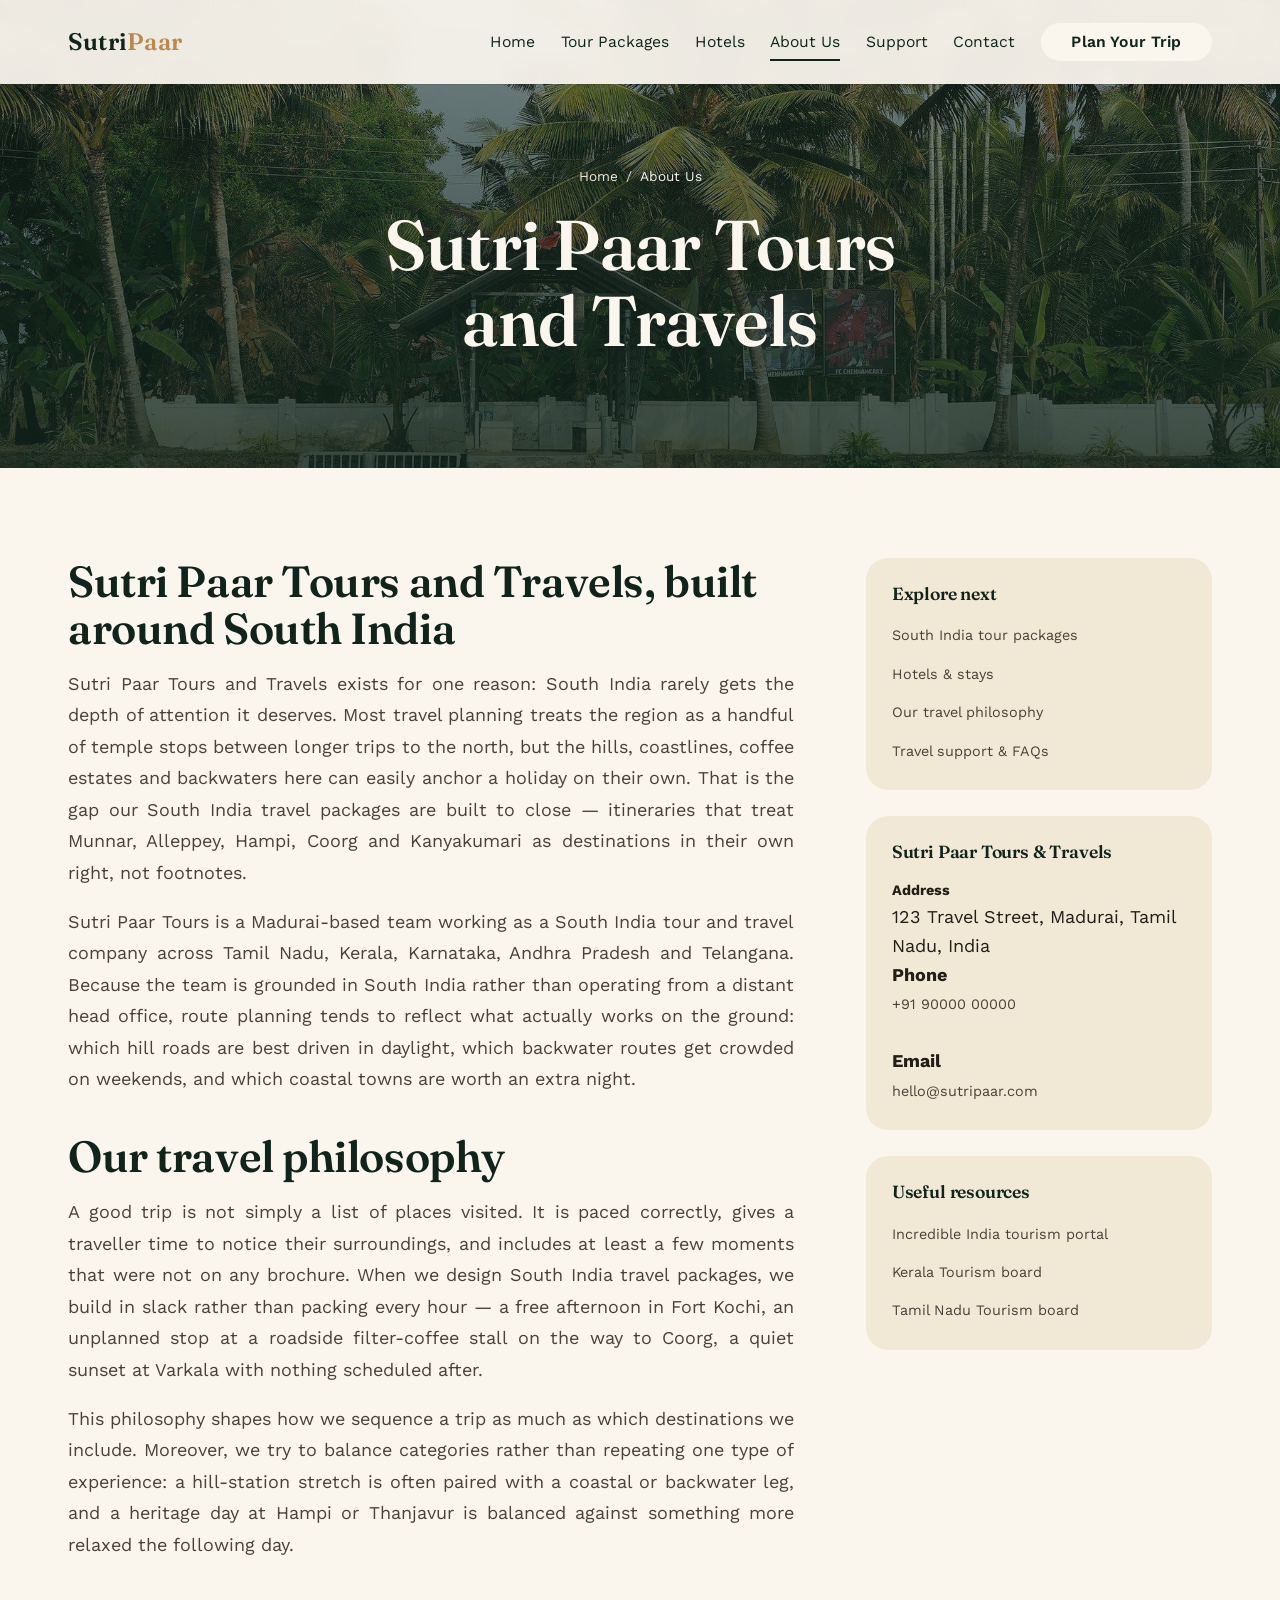
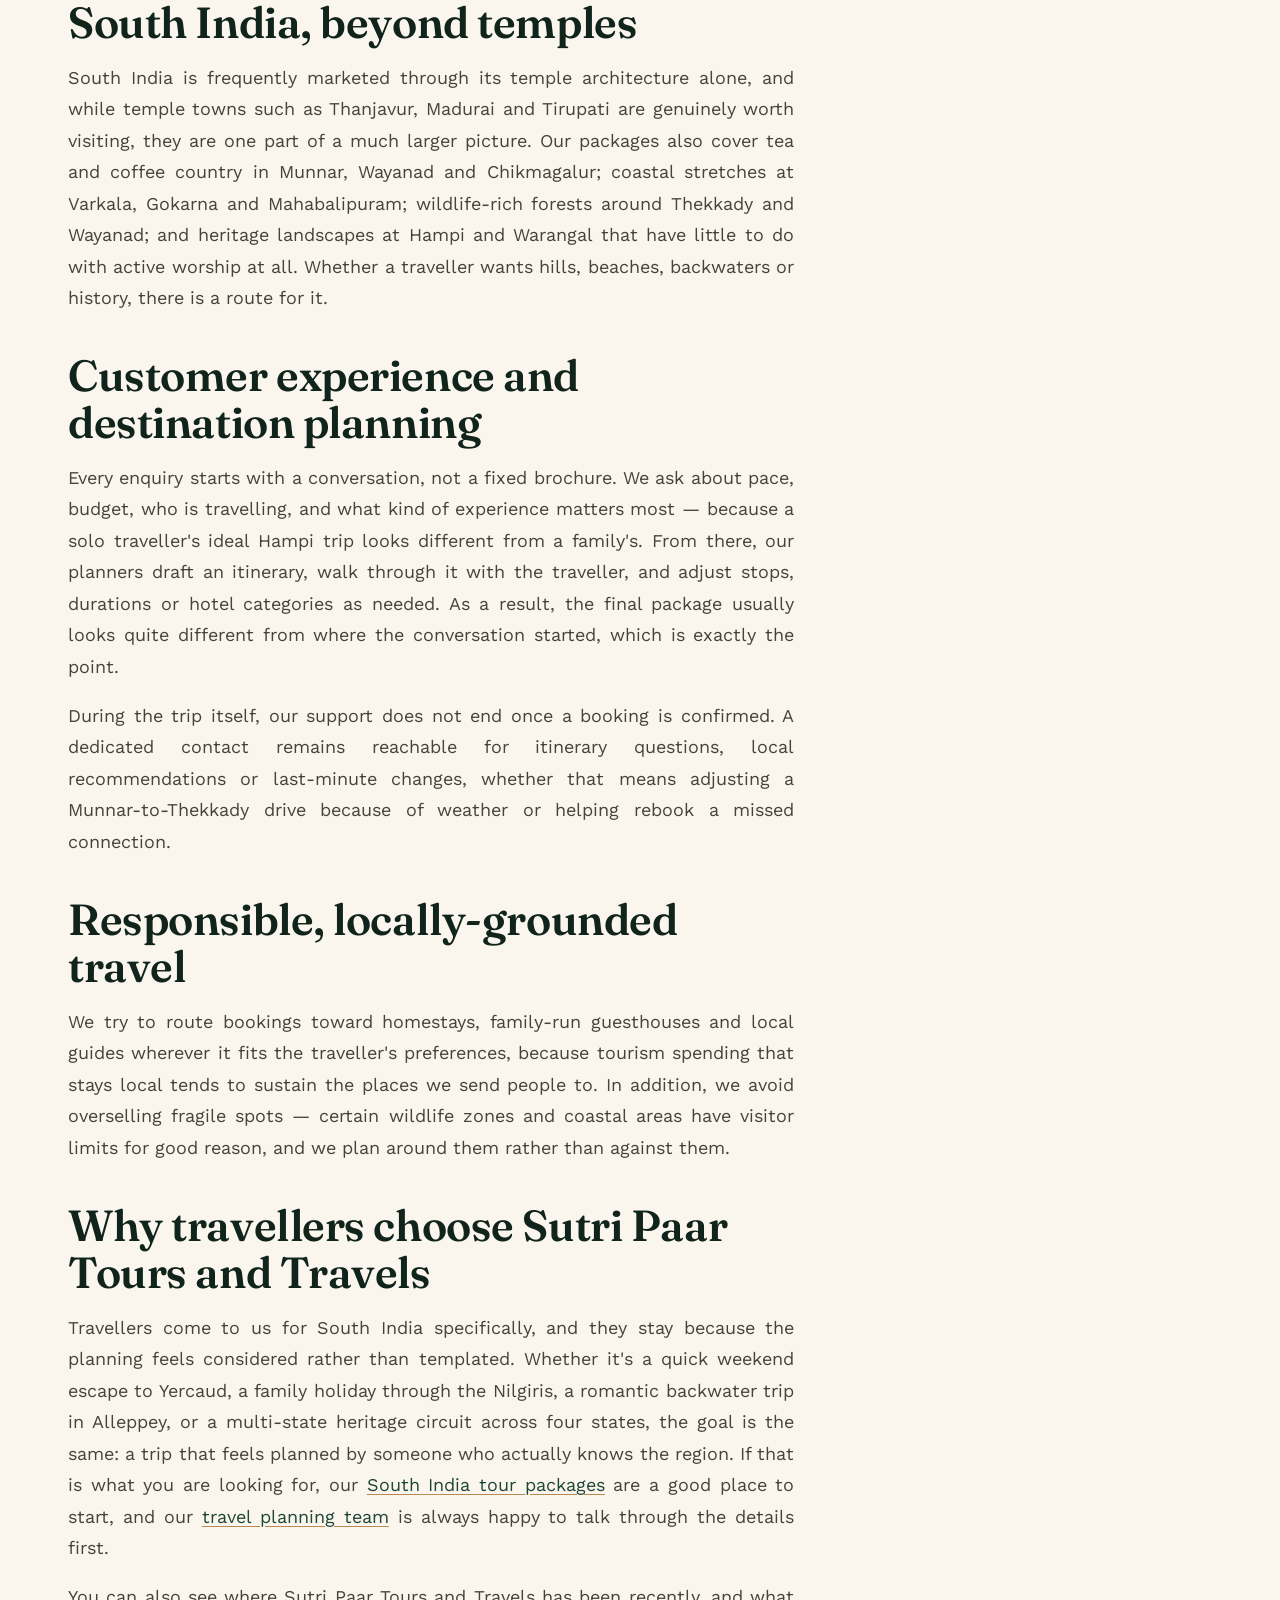
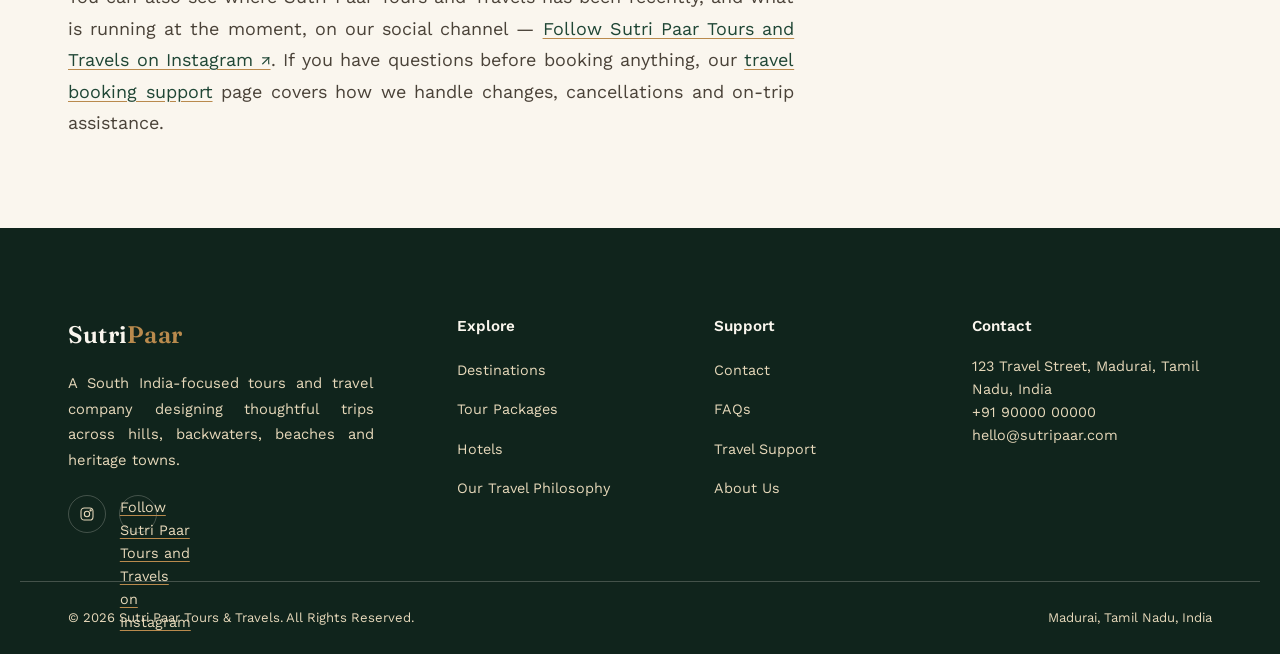
<file: about-us.html>
<!DOCTYPE html>
<html lang="en-IN">
<head>
<meta charset="UTF-8">
<meta name="viewport" content="width=device-width, initial-scale=1.0">
<meta name="robots" content="index, follow, max-image-preview:large, max-snippet:-1, max-video-preview:-1">
<meta name="author" content="Sutri Paar Tours and Travels">
<meta name="theme-color" content="#10241c">
<title>Sutri Paar Tours and Travels | About Our Company</title>
<meta name="description" content="Sutri Paar Tours and Travels is a South India tour and travel company based in Madurai, planning trips across Tamil Nadu, Kerala and Karnataka.">
<link rel="canonical" href="https://www.sutripaar.com/about-us.html">
<!-- Focus keyword: Sutri Paar Tours and Travels -->
<meta name="keywords" content="Sutri Paar Tours and Travels, South India tour and travel company, South India tour operator, South India travel agency">

<meta property="og:type" content="website">
<meta property="og:locale" content="en_IN">
<meta property="og:title" content="Sutri Paar Tours and Travels | About Our Company">
<meta property="og:description" content="Sutri Paar Tours and Travels is a South India tour and travel company based in Madurai, planning trips across Tamil Nadu, Kerala and Karnataka.">
<meta property="og:site_name" content="Sutri Paar Tours and Travels">
<meta property="og:url" content="https://www.sutripaar.com/about-us.html">
<meta property="og:image" content="https://www.sutripaar.com/assets/images/hero/about-us-page-kerala-backwaters.jpg">
<meta property="og:image:alt" content="Palm-lined Kerala backwaters near Nedumudy">
<meta name="twitter:card" content="summary_large_image">
<meta name="twitter:title" content="Sutri Paar Tours and Travels | About Our Company">
<meta name="twitter:description" content="Sutri Paar Tours and Travels is a South India tour and travel company based in Madurai, planning trips across Tamil Nadu, Kerala and Karnataka.">

<link rel="icon" href="assets/images/favicon.svg" type="image/svg+xml">
<link rel="preconnect" href="https://fonts.googleapis.com">
<link rel="preconnect" href="https://fonts.gstatic.com" crossorigin>
<link href="https://fonts.googleapis.com/css2?family=Fraunces:opsz,wght@9..144,500;9..144,600&family=Work+Sans:wght@400;500;600&display=swap" rel="stylesheet">
<link rel="stylesheet" href="assets/css/style.css">
<link rel="stylesheet" href="assets/css/responsive.css">
<link rel="stylesheet" href="assets/css/animations.css">

<script type="application/ld+json">
{
  "@context": "https://schema.org",
  "@type": "BreadcrumbList",
  "itemListElement": [
    {"@type": "ListItem", "position": 1, "name": "Home", "item": "https://www.sutripaar.com/"},
    {"@type": "ListItem", "position": 2, "name": "About Us", "item": "https://www.sutripaar.com/about-us.html"}
  ]
}
</script>
<script type="application/ld+json">
{
  "@context": "https://schema.org",
  "@type": "TravelAgency",
  "name": "Sutri Paar Tours & Travels",
  "alternateName": "Sutri Paar Tours",
  "url": "https://www.sutripaar.com/",
  "image": "https://www.sutripaar.com/assets/images/hero/about-us-page-kerala-backwaters.jpg",
  "telephone": "+91-90000-00000",
  "email": "hello@sutripaar.com",
  "address": {
    "@type": "PostalAddress",
    "streetAddress": "123 Travel Street",
    "addressLocality": "Madurai",
    "addressRegion": "Tamil Nadu",
    "addressCountry": "IN"
  },
  "areaServed": ["Tamil Nadu", "Kerala", "Karnataka", "Andhra Pradesh", "Telangana"],
  "sameAs": ["https://www.instagram.com/sutripaar_tours/"]
}
</script>
</head>
<body>
<a class="skip-link" href="#main">Skip to content</a>
<div class="scroll-progress" aria-hidden="true"></div>

<header class="site-header is-solid">
  <div class="container">
    <a href="index.html" class="brand-mark">Sutri<span>Paar</span></a>
    <nav class="main-nav" aria-label="Primary">
      <a href="index.html">Home</a>
      <a href="tour-packages.html">Tour Packages</a>
      <a href="hotels.html">Hotels</a>
      <a href="about-us.html" class="is-active" aria-current="page">About Us</a>
      <a href="support.html">Support</a>
      <a href="contact.html">Contact</a>
      <a href="contact.html" class="btn btn-light">Plan Your Trip</a>
    </nav>
    <button class="nav-toggle" aria-label="Toggle navigation menu" aria-expanded="false">
      <span></span><span></span><span></span>
    </button>
  </div>
</header>
<div class="nav-scrim"></div>

<main id="main">
  <section class="page-hero">
    <img class="page-hero-img" src="assets/images/hero/about-us-page-kerala-backwaters.jpg" alt="Palm-lined Kerala backwaters near Nedumudy, a region Sutri Paar Tours and Travels plans trips around" width="1800" height="1000" fetchpriority="high" decoding="async">
    <div class="container">
      <nav class="breadcrumbs" aria-label="Breadcrumb">
        <a href="index.html">Home</a> <span aria-hidden="true">/</span> <span aria-current="page">About Us</span>
      </nav>
      <h1>Sutri Paar Tours and Travels</h1>
    </div>
  </section>

  <section class="prose-section">
    <div class="container prose-grid">
      <article class="prose">
        <h2>Sutri Paar Tours and Travels, built around South India</h2>
        <p>Sutri Paar Tours and Travels exists for one reason: South India rarely gets the depth of attention it deserves. Most travel planning treats the region as a handful of temple stops between longer trips to the north, but the hills, coastlines, coffee estates and backwaters here can easily anchor a holiday on their own. That is the gap our South India travel packages are built to close &mdash; itineraries that treat Munnar, Alleppey, Hampi, Coorg and Kanyakumari as destinations in their own right, not footnotes.</p>

        <p>Sutri Paar Tours is a Madurai-based team working as a South India tour and travel company across Tamil Nadu, Kerala, Karnataka, Andhra Pradesh and Telangana. Because the team is grounded in South India rather than operating from a distant head office, route planning tends to reflect what actually works on the ground: which hill roads are best driven in daylight, which backwater routes get crowded on weekends, and which coastal towns are worth an extra night.</p>

        <h2>Our travel philosophy</h2>
        <p>A good trip is not simply a list of places visited. It is paced correctly, gives a traveller time to notice their surroundings, and includes at least a few moments that were not on any brochure. When we design South India travel packages, we build in slack rather than packing every hour &mdash; a free afternoon in Fort Kochi, an unplanned stop at a roadside filter-coffee stall on the way to Coorg, a quiet sunset at Varkala with nothing scheduled after.</p>

        <p>This philosophy shapes how we sequence a trip as much as which destinations we include. Moreover, we try to balance categories rather than repeating one type of experience: a hill-station stretch is often paired with a coastal or backwater leg, and a heritage day at Hampi or Thanjavur is balanced against something more relaxed the following day.</p>

        <h2>South India, beyond temples</h2>
        <p>South India is frequently marketed through its temple architecture alone, and while temple towns such as Thanjavur, Madurai and Tirupati are genuinely worth visiting, they are one part of a much larger picture. Our packages also cover tea and coffee country in Munnar, Wayanad and Chikmagalur; coastal stretches at Varkala, Gokarna and Mahabalipuram; wildlife-rich forests around Thekkady and Wayanad; and heritage landscapes at Hampi and Warangal that have little to do with active worship at all. Whether a traveller wants hills, beaches, backwaters or history, there is a route for it.</p>

        <h2>Customer experience and destination planning</h2>
        <p>Every enquiry starts with a conversation, not a fixed brochure. We ask about pace, budget, who is travelling, and what kind of experience matters most &mdash; because a solo traveller's ideal Hampi trip looks different from a family's. From there, our planners draft an itinerary, walk through it with the traveller, and adjust stops, durations or hotel categories as needed. As a result, the final package usually looks quite different from where the conversation started, which is exactly the point.</p>

        <p>During the trip itself, our support does not end once a booking is confirmed. A dedicated contact remains reachable for itinerary questions, local recommendations or last-minute changes, whether that means adjusting a Munnar-to-Thekkady drive because of weather or helping rebook a missed connection.</p>

        <h2>Responsible, locally-grounded travel</h2>
        <p>We try to route bookings toward homestays, family-run guesthouses and local guides wherever it fits the traveller's preferences, because tourism spending that stays local tends to sustain the places we send people to. In addition, we avoid overselling fragile spots &mdash; certain wildlife zones and coastal areas have visitor limits for good reason, and we plan around them rather than against them.</p>

        <h2>Why travellers choose Sutri Paar Tours and Travels</h2>
        <p>Travellers come to us for South India specifically, and they stay because the planning feels considered rather than templated. Whether it's a quick weekend escape to Yercaud, a family holiday through the Nilgiris, a romantic backwater trip in Alleppey, or a multi-state heritage circuit across four states, the goal is the same: a trip that feels planned by someone who actually knows the region. If that is what you are looking for, our <a href="tour-packages.html" class="inline-link">South India tour packages</a> are a good place to start, and our <a href="contact.html" class="inline-link">travel planning team</a> is always happy to talk through the details first.</p>

        <p>You can also see where Sutri Paar Tours and Travels has been recently, and what is running at
        the moment, on our social channel &mdash;
        <a href="https://www.instagram.com/sutripaar_tours/" class="inline-link" target="_blank" rel="noopener noreferrer">Follow
        Sutri Paar Tours and Travels on Instagram</a>. If you have questions before booking anything,
        our <a href="support.html" class="inline-link">travel booking support</a> page covers how we
        handle changes, cancellations and on-trip assistance.</p>
      </article>

      <aside class="side-rail">
        <div class="rail-card">
          <h2>Explore next</h2>
          <ul>
            <li><a href="tour-packages.html">South India tour packages</a></li>
            <li><a href="hotels.html">Hotels & stays</a></li>
            <li><a href="about.html">Our travel philosophy</a></li>
            <li><a href="support.html">Travel support & FAQs</a></li>
          </ul>
        </div>
        <div class="rail-card">
          <h2>Sutri Paar Tours & Travels</h2>
          <p class="rail-nap">
            <strong>Address</strong><br>
            <address>123 Travel Street, Madurai, Tamil Nadu, India</address>
            <strong>Phone</strong><br>
            <a href="tel:+919000000000">+91 90000 00000</a><br><br>
            <strong>Email</strong><br>
            <a href="mailto:hello@sutripaar.com">hello@sutripaar.com</a>
          </p>
        </div>
        <div class="rail-card">
          <h2>Useful resources</h2>
          <ul>
            <li><a href="https://www.incredibleindia.org/" target="_blank" rel="noopener noreferrer">Incredible India tourism portal</a></li>
            <li><a href="https://www.keralatourism.org/" target="_blank" rel="noopener noreferrer">Kerala Tourism board</a></li>
            <li><a href="https://www.tamilnadutourism.tn.gov.in/" target="_blank" rel="noopener noreferrer">Tamil Nadu Tourism board</a></li>
          </ul>
        </div>
      </aside>
    </div>
  </section>
</main>

<footer class="site-footer">
  <div class="container footer-grid">
    <div class="footer-brand">
      <a href="index.html" class="brand-mark">Sutri<span>Paar</span></a>
      <p>A South India-focused tours and travel company designing thoughtful trips across hills, backwaters, beaches and heritage towns.</p>
      <div class="footer-social">
        <a class="footer-social-icon" href="https://www.instagram.com/sutripaar_tours/" target="_blank" rel="noopener noreferrer" aria-label="Follow Sutri Paar Tours and Travels on Instagram"><svg width="16" height="16" viewBox="0 0 24 24" fill="none" stroke="currentColor" stroke-width="1.6" aria-hidden="true" focusable="false"><rect x="3" y="3" width="18" height="18" rx="5"/><circle cx="12" cy="12" r="4"/><circle cx="17.5" cy="6.5" r="1"/></svg></a>
        <a class="footer-social-label" href="https://www.instagram.com/sutripaar_tours/" target="_blank" rel="noopener noreferrer">Follow Sutri Paar Tours and Travels on Instagram</a>
      </div>
    </div>
    <div class="footer-col">
      <h2>Explore</h2>
      <ul>
        <li><a href="index.html#destinations">Destinations</a></li>
        <li><a href="tour-packages.html">Tour Packages</a></li>
        <li><a href="hotels.html">Hotels</a></li>
        <li><a href="about.html">Our Travel Philosophy</a></li>
      </ul>
    </div>
    <div class="footer-col">
      <h2>Support</h2>
      <ul>
        <li><a href="contact.html">Contact</a></li>
        <li><a href="support.html#faq">FAQs</a></li>
        <li><a href="support.html">Travel Support</a></li>
        <li><a href="about-us.html">About Us</a></li>
      </ul>
    </div>
    <div class="footer-col">
      <h2>Contact</h2>
      <address>
        123 Travel Street, Madurai, Tamil Nadu, India<br>
        <a href="tel:+919000000000">+91 90000 00000</a><br>
        <a href="mailto:hello@sutripaar.com">hello@sutripaar.com</a>
      </address>
    </div>
  </div>
  <div class="container footer-bottom">
    <span>&copy; 2026 Sutri Paar Tours & Travels. All Rights Reserved.</span>
    <span>Madurai, Tamil Nadu, India</span>
  </div>
</footer>

<button class="back-to-top" aria-label="Back to top">
  <svg width="18" height="18" viewBox="0 0 24 24" fill="none" stroke="currentColor" stroke-width="2"><path d="M12 19V5M5 12l7-7 7 7"/></svg>
</button>

<script src="assets/js/main.js"></script>
<script src="assets/js/animations.js"></script>
</body>
</html>
</file>
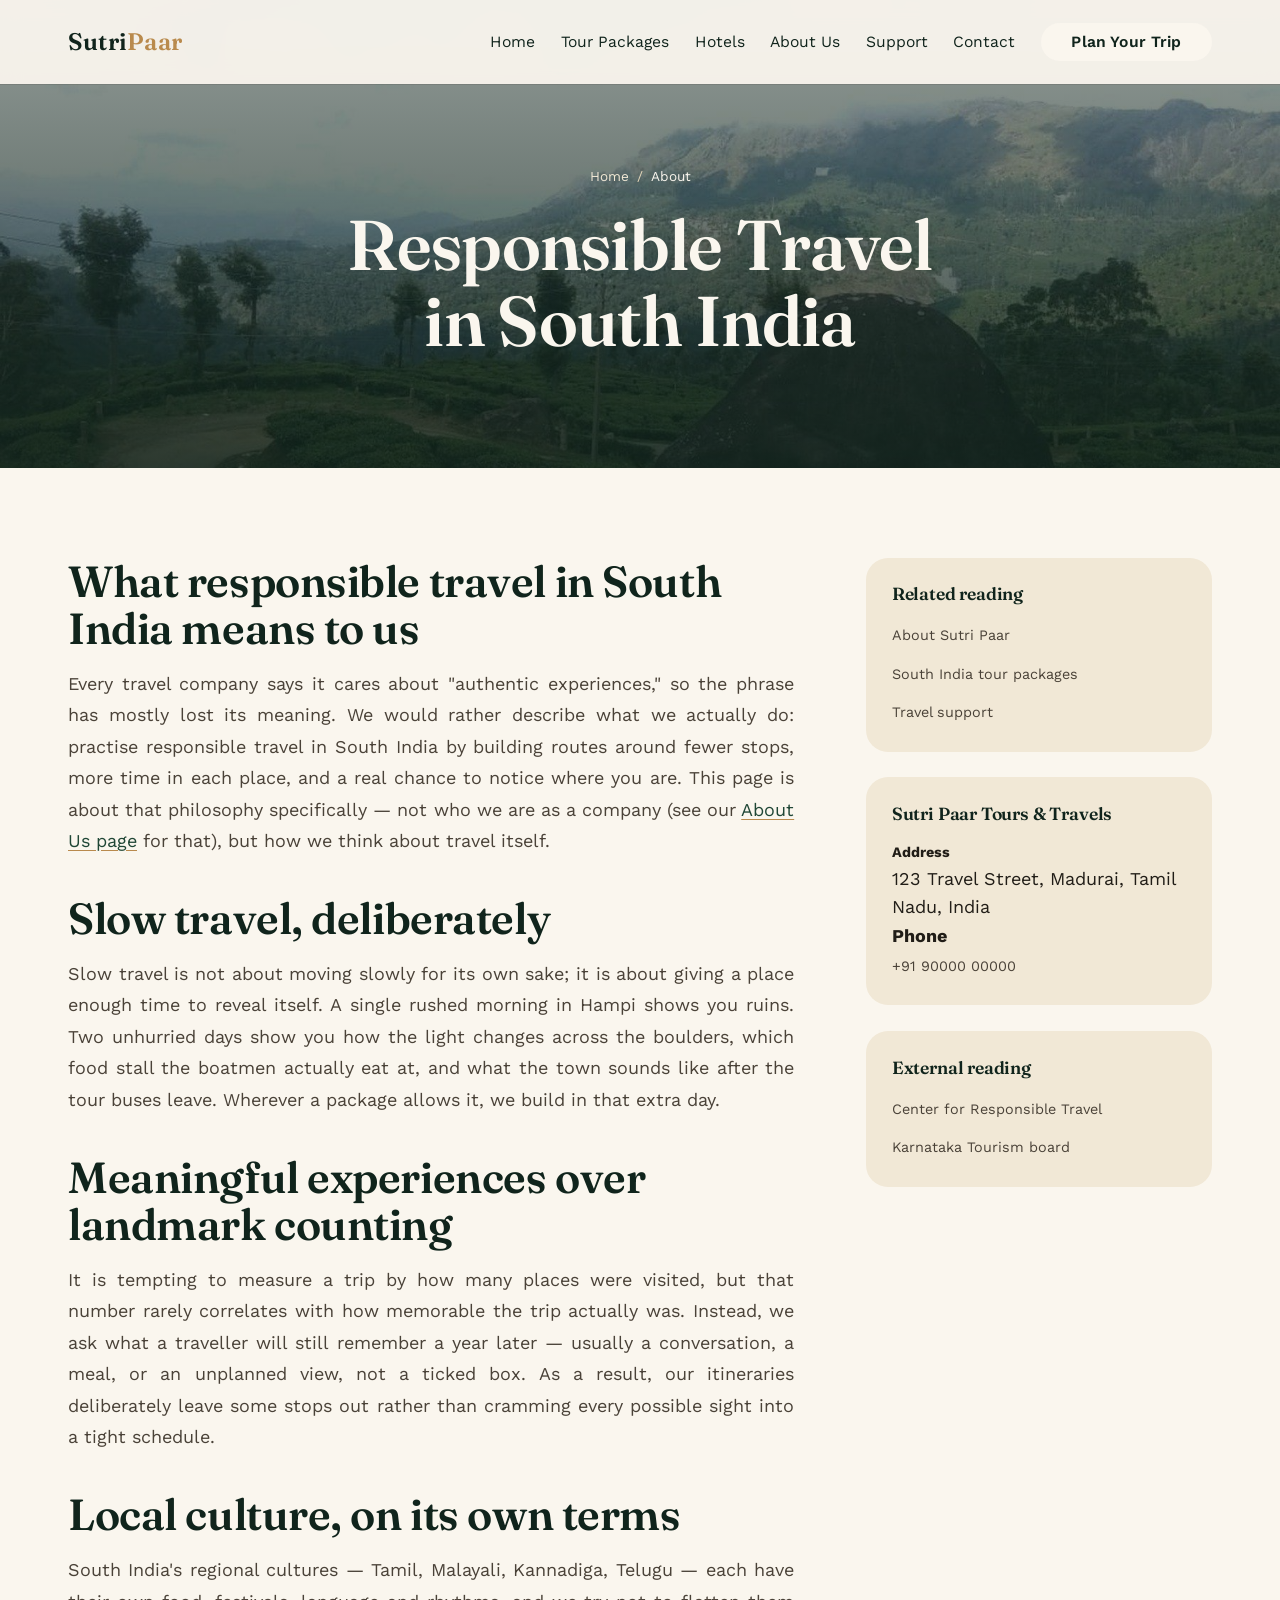
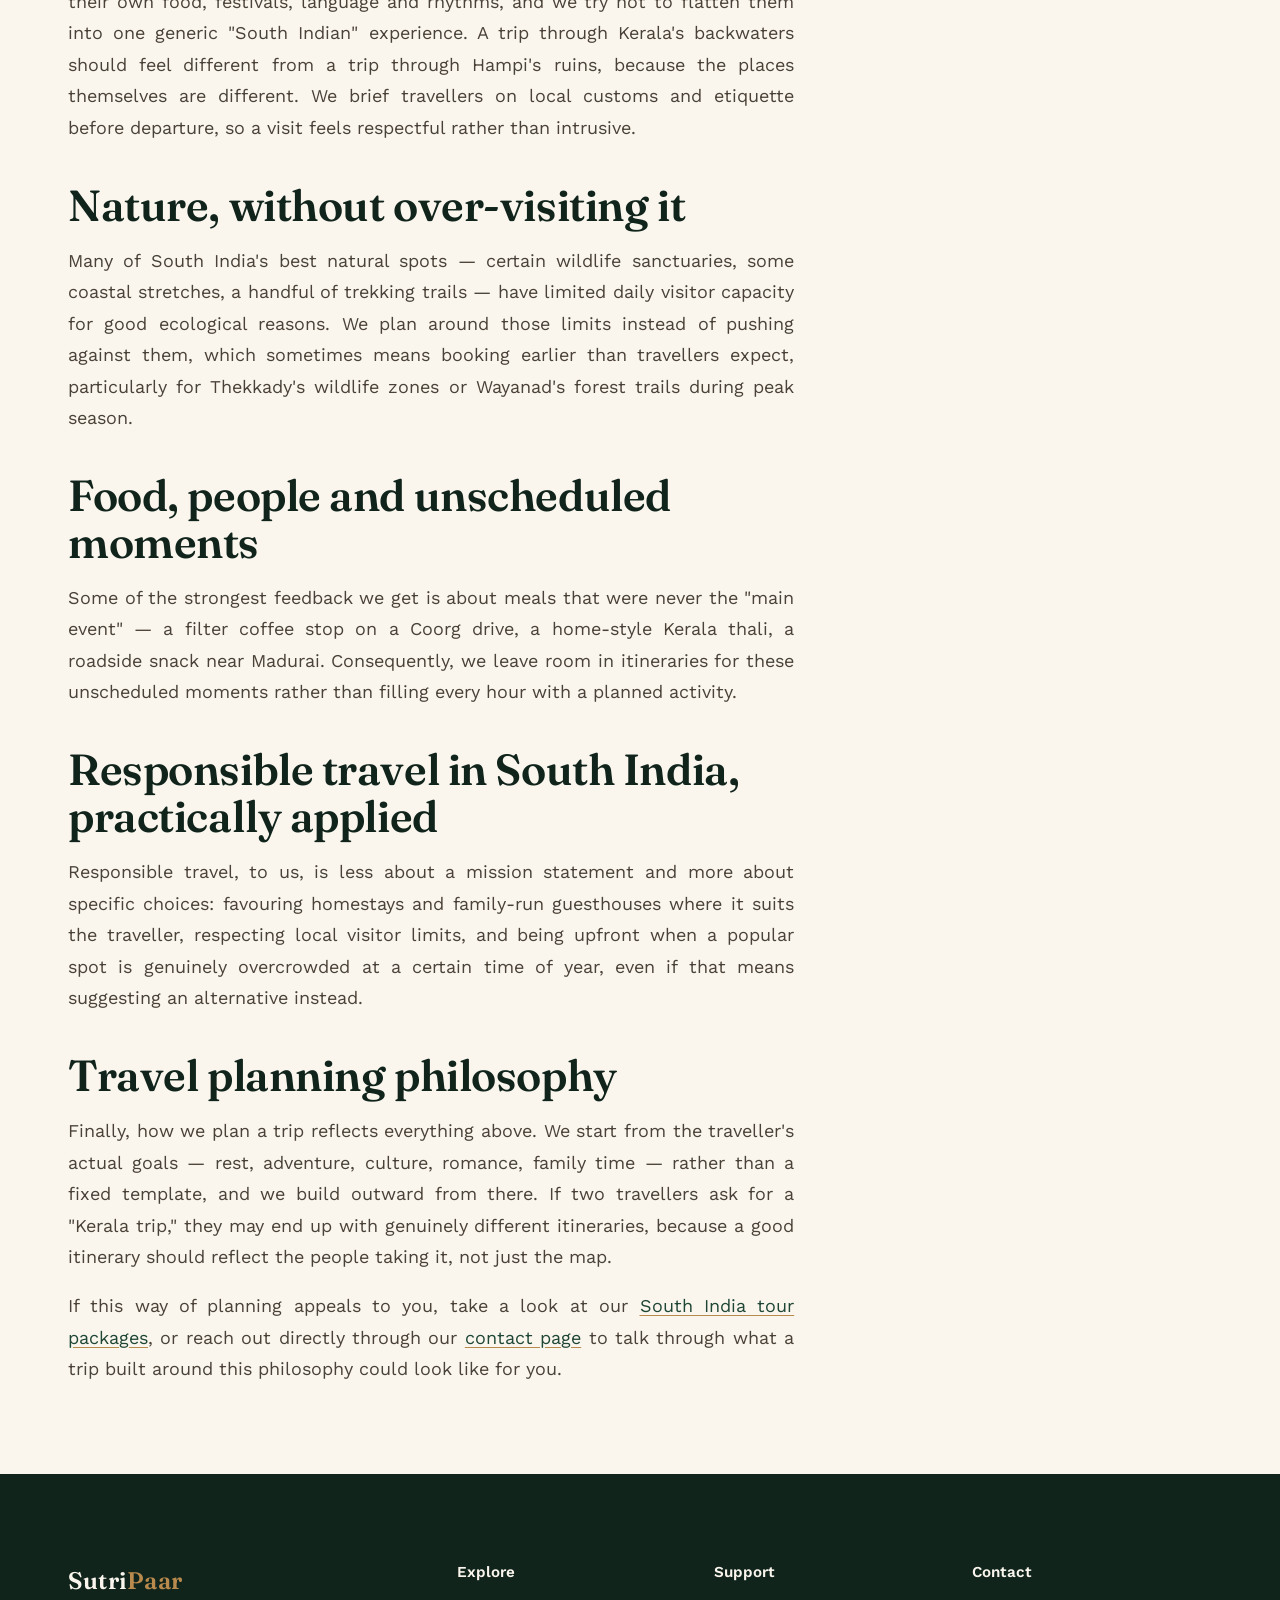
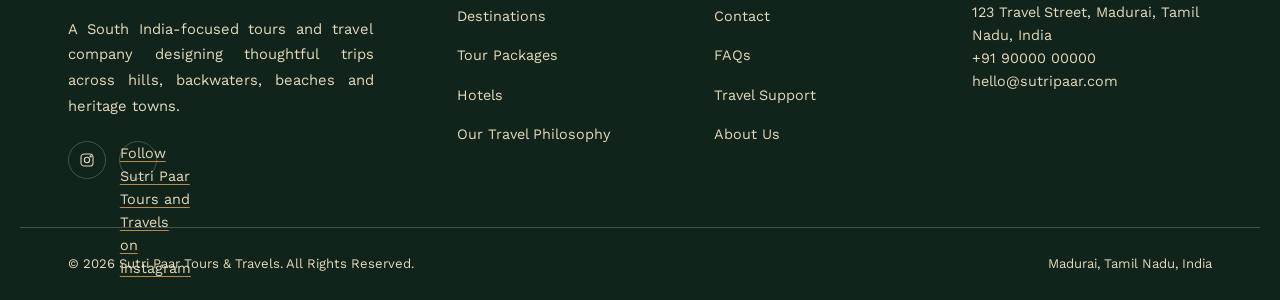
<file: about.html>
<!DOCTYPE html>
<html lang="en-IN">
<head>
<meta charset="UTF-8">
<meta name="viewport" content="width=device-width, initial-scale=1.0">
<meta name="robots" content="index, follow, max-image-preview:large, max-snippet:-1, max-video-preview:-1">
<meta name="author" content="Sutri Paar Tours and Travels">
<meta name="theme-color" content="#10241c">
<title>Responsible Travel in South India | Sutri Paar</title>
<meta name="description" content="How Sutri Paar approaches responsible travel in South India: slower routes, local stays, fewer stops and places treated as more than a checklist.">
<link rel="canonical" href="https://www.sutripaar.com/about.html">
<!-- Focus keyword: Responsible Travel in South India -->
<meta name="keywords" content="responsible travel in South India, slow travel South India, sustainable tourism South India">

<meta property="og:type" content="website">
<meta property="og:locale" content="en_IN">
<meta property="og:title" content="Responsible Travel in South India | Sutri Paar">
<meta property="og:description" content="How Sutri Paar approaches responsible travel in South India: slower routes, local stays, fewer stops and places treated as more than a checklist.">
<meta property="og:site_name" content="Sutri Paar Tours and Travels">
<meta property="og:url" content="https://www.sutripaar.com/about.html">
<meta property="og:image" content="https://www.sutripaar.com/assets/images/hero/philosophy-page-munnar-scenery.jpg">
<meta property="og:image:alt" content="Mist settling over the hills around Munnar, Kerala">
<meta name="twitter:card" content="summary_large_image">
<meta name="twitter:title" content="Responsible Travel in South India | Sutri Paar">
<meta name="twitter:description" content="How Sutri Paar approaches responsible travel in South India: slower routes, local stays, fewer stops and places treated as more than a checklist.">

<link rel="icon" href="assets/images/favicon.svg" type="image/svg+xml">
<link rel="preconnect" href="https://fonts.googleapis.com">
<link rel="preconnect" href="https://fonts.gstatic.com" crossorigin>
<link href="https://fonts.googleapis.com/css2?family=Fraunces:opsz,wght@9..144,500;9..144,600&family=Work+Sans:wght@400;500;600&display=swap" rel="stylesheet">
<link rel="stylesheet" href="assets/css/style.css">
<link rel="stylesheet" href="assets/css/responsive.css">
<link rel="stylesheet" href="assets/css/animations.css">

<script type="application/ld+json">
{
  "@context": "https://schema.org",
  "@type": "BreadcrumbList",
  "itemListElement": [
    {"@type": "ListItem", "position": 1, "name": "Home", "item": "https://www.sutripaar.com/"},
    {"@type": "ListItem", "position": 2, "name": "About", "item": "https://www.sutripaar.com/about.html"}
  ]
}
</script>
</head>
<body>
<a class="skip-link" href="#main">Skip to content</a>
<div class="scroll-progress" aria-hidden="true"></div>

<header class="site-header is-solid">
  <div class="container">
    <a href="index.html" class="brand-mark">Sutri<span>Paar</span></a>
    <nav class="main-nav" aria-label="Primary">
      <a href="index.html">Home</a>
      <a href="tour-packages.html">Tour Packages</a>
      <a href="hotels.html">Hotels</a>
      <a href="about-us.html">About Us</a>
      <a href="support.html">Support</a>
      <a href="contact.html">Contact</a>
      <a href="contact.html" class="btn btn-light">Plan Your Trip</a>
    </nav>
    <button class="nav-toggle" aria-label="Toggle navigation menu" aria-expanded="false">
      <span></span><span></span><span></span>
    </button>
  </div>
</header>
<div class="nav-scrim"></div>

<main id="main">
  <section class="page-hero">
    <img class="page-hero-img" src="assets/images/hero/philosophy-page-munnar-scenery.jpg" alt="Mist settling over the hills around Munnar, Kerala, on a slow-paced South India journey" width="1800" height="1000" fetchpriority="high" decoding="async">
    <div class="container">
      <nav class="breadcrumbs" aria-label="Breadcrumb">
        <a href="index.html">Home</a> <span aria-hidden="true">/</span> <span aria-current="page">About</span>
      </nav>
      <h1>Responsible Travel in South India</h1>
    </div>
  </section>

  <section class="prose-section">
    <div class="container prose-grid">
      <article class="prose">
        <h2>What responsible travel in South India means to us</h2>
        <p>Every travel company says it cares about "authentic experiences," so the phrase has mostly lost its meaning. We would rather describe what we actually do: practise responsible travel in South India by building routes around fewer stops, more time in each place, and a real chance to notice where you are. This page is about that philosophy specifically &mdash; not who we are as a company (see our <a href="about-us.html" class="inline-link">About Us page</a> for that), but how we think about travel itself.</p>

        <h2>Slow travel, deliberately</h2>
        <p>Slow travel is not about moving slowly for its own sake; it is about giving a place enough time to reveal itself. A single rushed morning in Hampi shows you ruins. Two unhurried days show you how the light changes across the boulders, which food stall the boatmen actually eat at, and what the town sounds like after the tour buses leave. Wherever a package allows it, we build in that extra day.</p>

        <h2>Meaningful experiences over landmark counting</h2>
        <p>It is tempting to measure a trip by how many places were visited, but that number rarely correlates with how memorable the trip actually was. Instead, we ask what a traveller will still remember a year later &mdash; usually a conversation, a meal, or an unplanned view, not a ticked box. As a result, our itineraries deliberately leave some stops out rather than cramming every possible sight into a tight schedule.</p>

        <h2>Local culture, on its own terms</h2>
        <p>South India's regional cultures &mdash; Tamil, Malayali, Kannadiga, Telugu &mdash; each have their own food, festivals, language and rhythms, and we try not to flatten them into one generic "South Indian" experience. A trip through Kerala's backwaters should feel different from a trip through Hampi's ruins, because the places themselves are different. We brief travellers on local customs and etiquette before departure, so a visit feels respectful rather than intrusive.</p>

        <h2>Nature, without over-visiting it</h2>
        <p>Many of South India's best natural spots &mdash; certain wildlife sanctuaries, some coastal stretches, a handful of trekking trails &mdash; have limited daily visitor capacity for good ecological reasons. We plan around those limits instead of pushing against them, which sometimes means booking earlier than travellers expect, particularly for Thekkady's wildlife zones or Wayanad's forest trails during peak season.</p>

        <h2>Food, people and unscheduled moments</h2>
        <p>Some of the strongest feedback we get is about meals that were never the "main event" &mdash; a filter coffee stop on a Coorg drive, a home-style Kerala thali, a roadside snack near Madurai. Consequently, we leave room in itineraries for these unscheduled moments rather than filling every hour with a planned activity.</p>

        <h2>Responsible travel in South India, practically applied</h2>
        <p>Responsible travel, to us, is less about a mission statement and more about specific choices: favouring homestays and family-run guesthouses where it suits the traveller, respecting local visitor limits, and being upfront when a popular spot is genuinely overcrowded at a certain time of year, even if that means suggesting an alternative instead.</p>

        <h2>Travel planning philosophy</h2>
        <p>Finally, how we plan a trip reflects everything above. We start from the traveller's actual goals &mdash; rest, adventure, culture, romance, family time &mdash; rather than a fixed template, and we build outward from there. If two travellers ask for a "Kerala trip," they may end up with genuinely different itineraries, because a good itinerary should reflect the people taking it, not just the map.</p>

        <p>If this way of planning appeals to you, take a look at our <a href="tour-packages.html" class="inline-link">South India tour packages</a>, or reach out directly through our <a href="contact.html" class="inline-link">contact page</a> to talk through what a trip built around this philosophy could look like for you.</p>
      </article>

      <aside class="side-rail">
        <div class="rail-card">
          <h2>Related reading</h2>
          <ul>
            <li><a href="about-us.html">About Sutri Paar</a></li>
            <li><a href="tour-packages.html">South India tour packages</a></li>
            <li><a href="support.html">Travel support</a></li>
          </ul>
        </div>
        <div class="rail-card">
          <h2>Sutri Paar Tours & Travels</h2>
          <p class="rail-nap">
            <strong>Address</strong><br>
            <address>123 Travel Street, Madurai, Tamil Nadu, India</address>
            <strong>Phone</strong><br>
            <a href="tel:+919000000000">+91 90000 00000</a>
          </p>
        </div>
        <div class="rail-card">
          <h2>External reading</h2>
          <ul>
            <li><a href="https://www.responsibletravel.org/" target="_blank" rel="noopener noreferrer">Center for Responsible Travel</a></li>
            <li><a href="https://www.karnatakatourism.org/" target="_blank" rel="noopener noreferrer">Karnataka Tourism board</a></li>
          </ul>
        </div>
      </aside>
    </div>
  </section>
</main>

<footer class="site-footer">
  <div class="container footer-grid">
    <div class="footer-brand">
      <a href="index.html" class="brand-mark">Sutri<span>Paar</span></a>
      <p>A South India-focused tours and travel company designing thoughtful trips across hills, backwaters, beaches and heritage towns.</p>
      <div class="footer-social">
        <a class="footer-social-icon" href="https://www.instagram.com/sutripaar_tours/" target="_blank" rel="noopener noreferrer" aria-label="Follow Sutri Paar Tours and Travels on Instagram"><svg width="16" height="16" viewBox="0 0 24 24" fill="none" stroke="currentColor" stroke-width="1.6" aria-hidden="true" focusable="false"><rect x="3" y="3" width="18" height="18" rx="5"/><circle cx="12" cy="12" r="4"/><circle cx="17.5" cy="6.5" r="1"/></svg></a>
        <a class="footer-social-label" href="https://www.instagram.com/sutripaar_tours/" target="_blank" rel="noopener noreferrer">Follow Sutri Paar Tours and Travels on Instagram</a>
      </div>
    </div>
    <div class="footer-col">
      <h2>Explore</h2>
      <ul>
        <li><a href="index.html#destinations">Destinations</a></li>
        <li><a href="tour-packages.html">Tour Packages</a></li>
        <li><a href="hotels.html">Hotels</a></li>
        <li><a href="about.html">Our Travel Philosophy</a></li>
      </ul>
    </div>
    <div class="footer-col">
      <h2>Support</h2>
      <ul>
        <li><a href="contact.html">Contact</a></li>
        <li><a href="support.html#faq">FAQs</a></li>
        <li><a href="support.html">Travel Support</a></li>
        <li><a href="about-us.html">About Us</a></li>
      </ul>
    </div>
    <div class="footer-col">
      <h2>Contact</h2>
      <address>
        123 Travel Street, Madurai, Tamil Nadu, India<br>
        <a href="tel:+919000000000">+91 90000 00000</a><br>
        <a href="mailto:hello@sutripaar.com">hello@sutripaar.com</a>
      </address>
    </div>
  </div>
  <div class="container footer-bottom">
    <span>&copy; 2026 Sutri Paar Tours & Travels. All Rights Reserved.</span>
    <span>Madurai, Tamil Nadu, India</span>
  </div>
</footer>

<button class="back-to-top" aria-label="Back to top">
  <svg width="18" height="18" viewBox="0 0 24 24" fill="none" stroke="currentColor" stroke-width="2"><path d="M12 19V5M5 12l7-7 7 7"/></svg>
</button>

<script src="assets/js/main.js"></script>
<script src="assets/js/animations.js"></script>
</body>
</html>
</file>
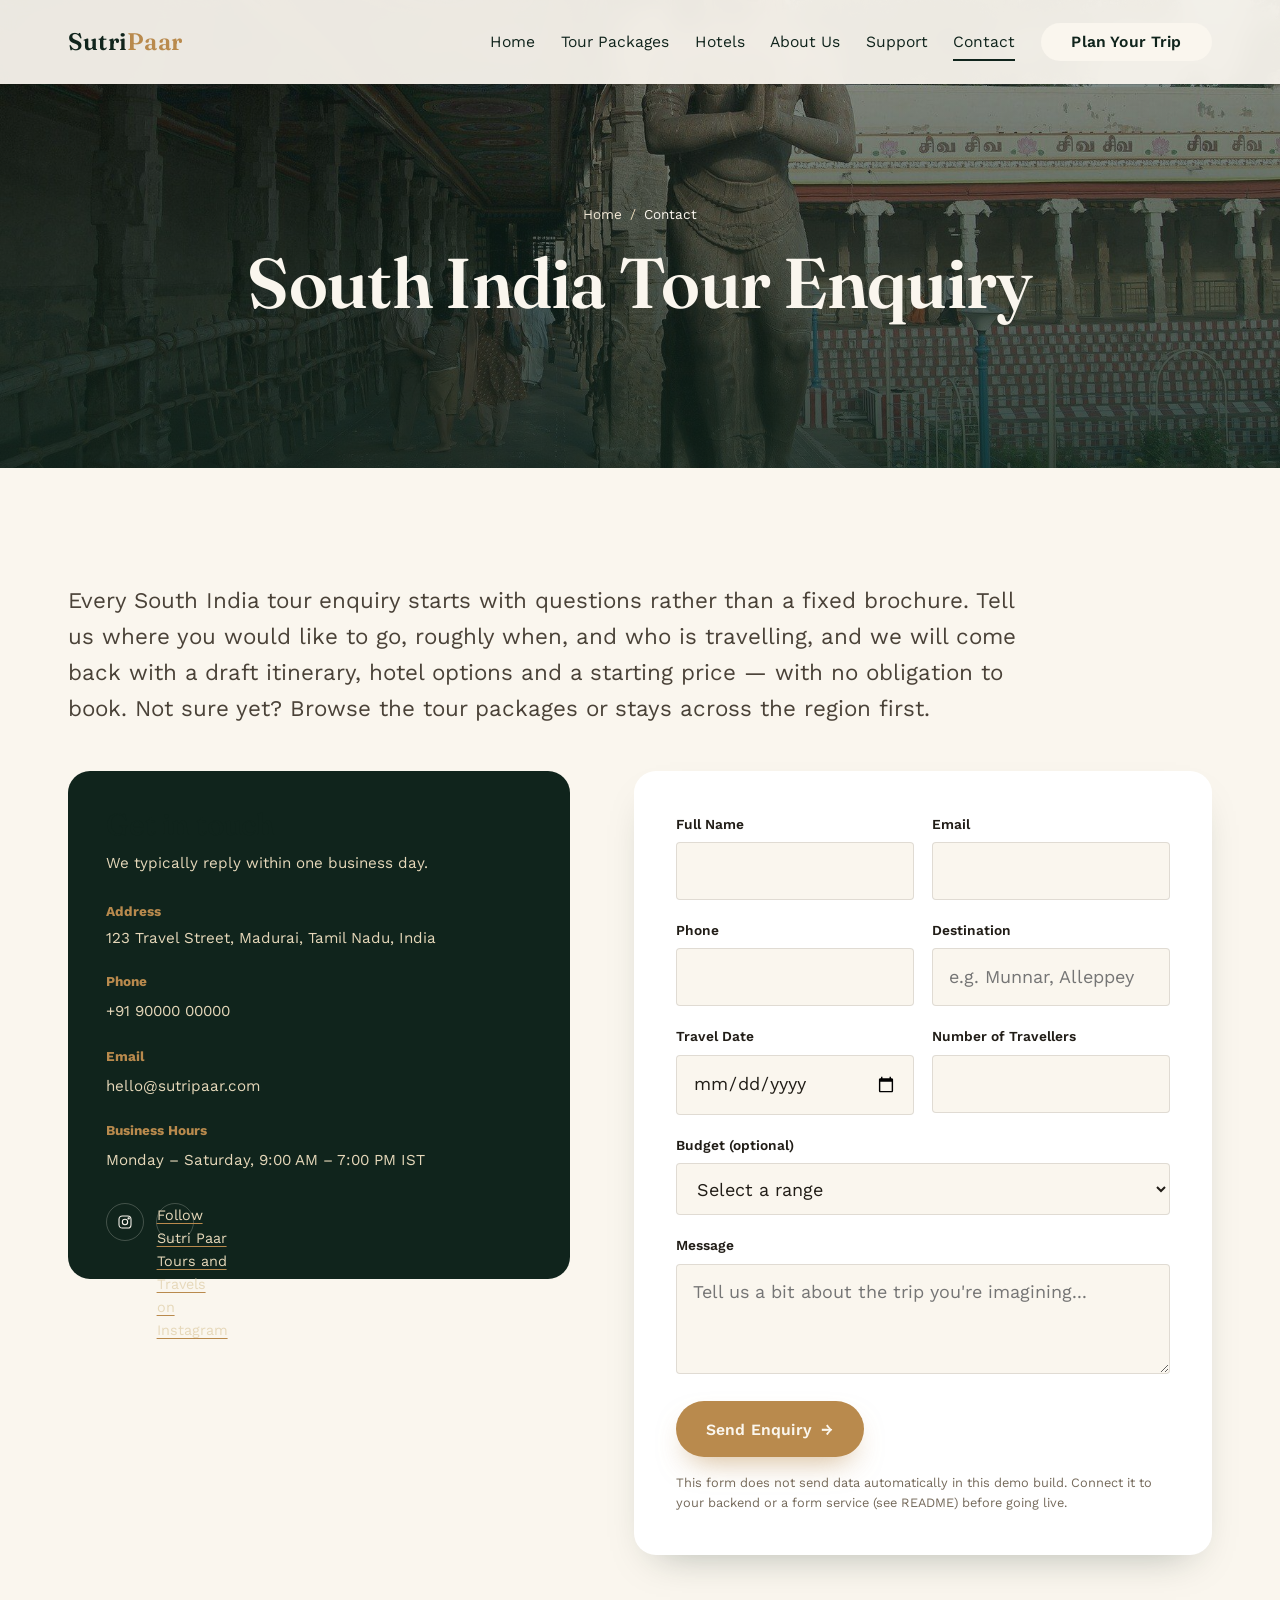
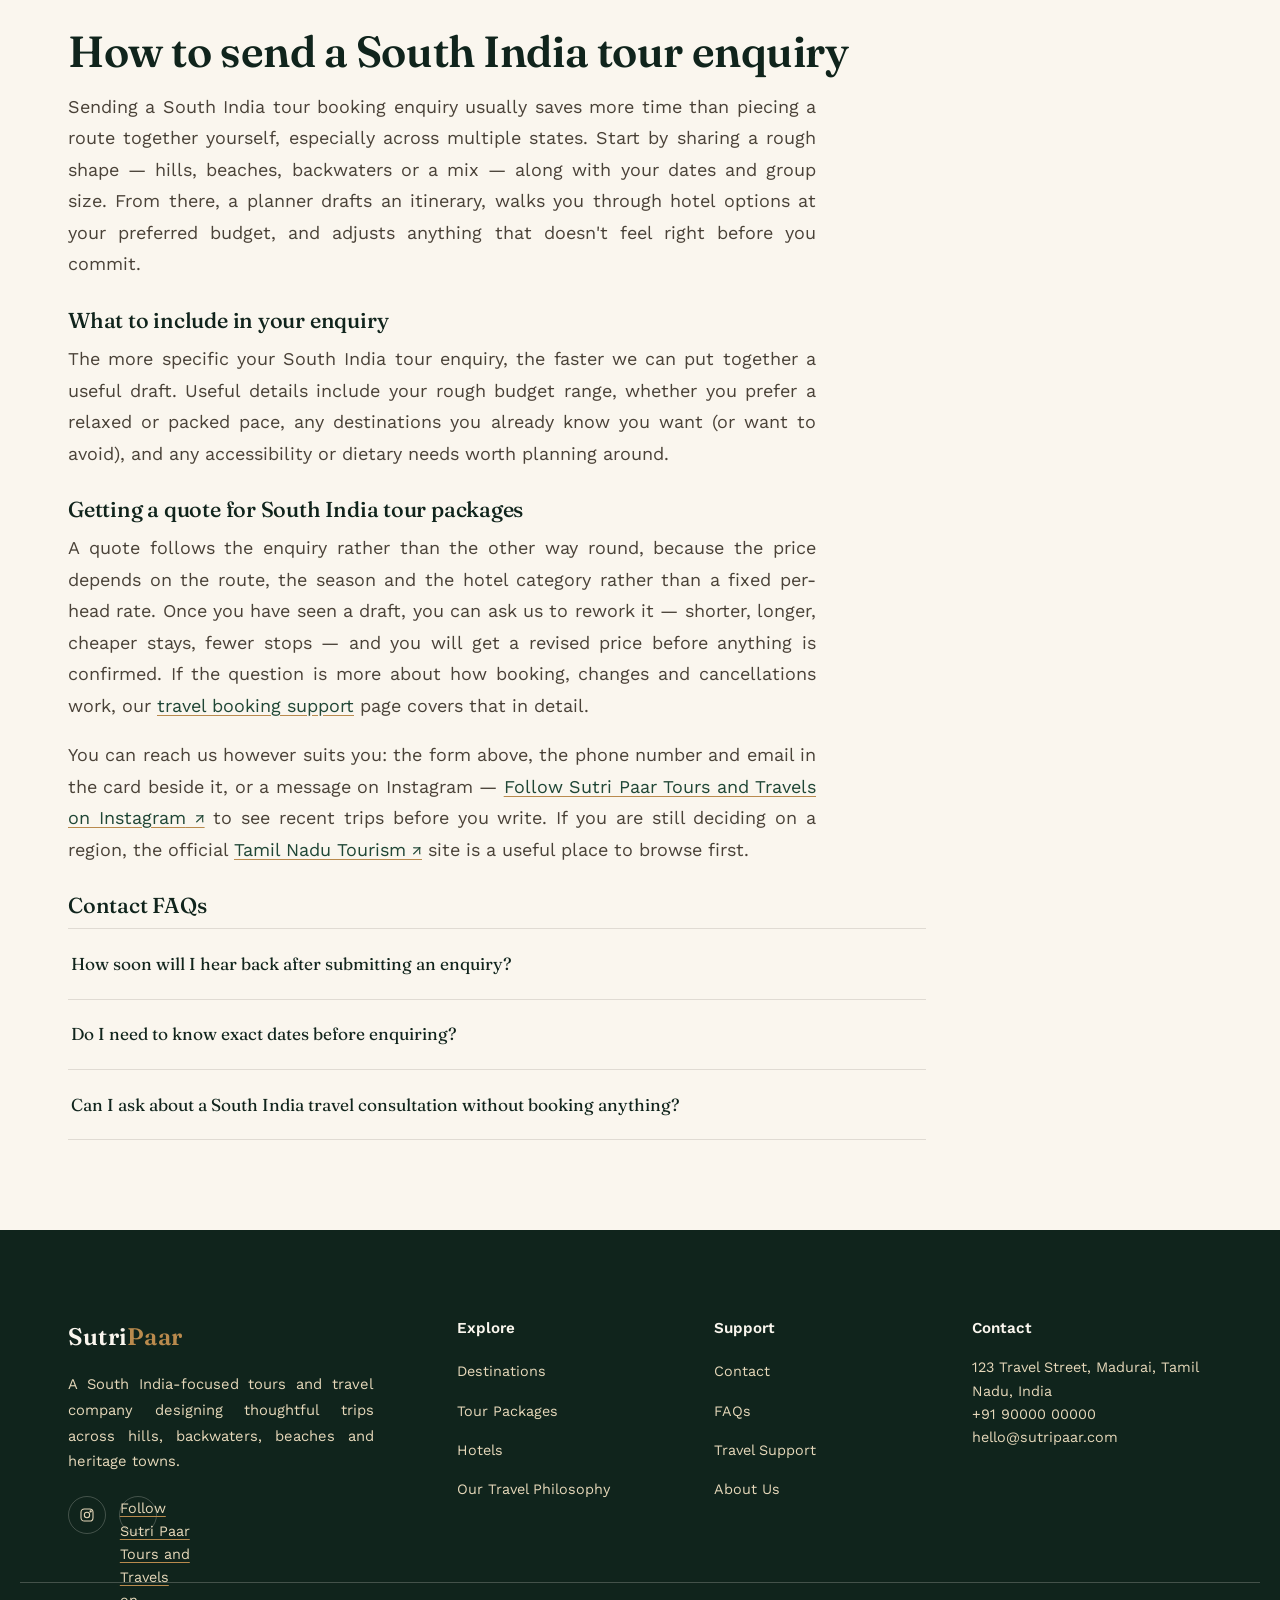
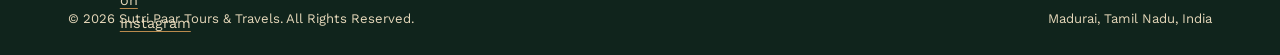
<file: contact.html>
<!DOCTYPE html>
<html lang="en-IN">
<head>
<meta charset="UTF-8">
<meta name="viewport" content="width=device-width, initial-scale=1.0">
<meta name="robots" content="index, follow, max-image-preview:large, max-snippet:-1, max-video-preview:-1">
<meta name="author" content="Sutri Paar Tours and Travels">
<meta name="theme-color" content="#10241c">
<title>South India Tour Enquiry | Sutri Paar Tours</title>
<meta name="description" content="Send a South India tour enquiry to Sutri Paar Tours and Travels and get a draft itinerary, hotel options and a starting price for your trip.">
<link rel="canonical" href="https://www.sutripaar.com/contact.html">
<!-- Focus keyword: South India Tour Enquiry -->
<meta name="keywords" content="South India tour enquiry, South India tour booking enquiry, South India travel enquiry, tour package enquiry">

<meta property="og:type" content="website">
<meta property="og:locale" content="en_IN">
<meta property="og:title" content="South India Tour Enquiry | Sutri Paar Tours">
<meta property="og:description" content="Send a South India tour enquiry to Sutri Paar Tours and Travels and get a draft itinerary, hotel options and a starting price for your trip.">
<meta property="og:site_name" content="Sutri Paar Tours and Travels">
<meta property="og:url" content="https://www.sutripaar.com/contact.html">
<meta property="og:image" content="https://www.sutripaar.com/assets/images/hero/contact-page-madurai-meenakshi-temple.jpg">
<meta property="og:image:alt" content="Gopuram towers of Meenakshi Temple in Madurai, Tamil Nadu">
<meta name="twitter:card" content="summary_large_image">
<meta name="twitter:title" content="South India Tour Enquiry | Sutri Paar Tours">
<meta name="twitter:description" content="Send a South India tour enquiry to Sutri Paar Tours and Travels and get a draft itinerary, hotel options and a starting price for your trip.">

<link rel="icon" href="assets/images/favicon.svg" type="image/svg+xml">
<link rel="preconnect" href="https://fonts.googleapis.com">
<link rel="preconnect" href="https://fonts.gstatic.com" crossorigin>
<link href="https://fonts.googleapis.com/css2?family=Fraunces:opsz,wght@9..144,500;9..144,600&family=Work+Sans:wght@400;500;600&display=swap" rel="stylesheet">
<link rel="stylesheet" href="assets/css/style.css">
<link rel="stylesheet" href="assets/css/responsive.css">
<link rel="stylesheet" href="assets/css/animations.css">

<script type="application/ld+json">
{
  "@context": "https://schema.org",
  "@type": "BreadcrumbList",
  "itemListElement": [
    {"@type": "ListItem", "position": 1, "name": "Home", "item": "https://www.sutripaar.com/"},
    {"@type": "ListItem", "position": 2, "name": "Contact", "item": "https://www.sutripaar.com/contact.html"}
  ]
}
</script>
<script type="application/ld+json">
{
  "@context": "https://schema.org",
  "@type": "LocalBusiness",
  "name": "Sutri Paar Tours & Travels",
  "image": "https://www.sutripaar.com/assets/images/hero/munnar-tea-gardens.jpg",
  "telephone": "+91-90000-00000",
  "email": "hello@sutripaar.com",
  "address": {
    "@type": "PostalAddress",
    "streetAddress": "123 Travel Street",
    "addressLocality": "Madurai",
    "addressRegion": "Tamil Nadu",
    "addressCountry": "IN"
  },
  "openingHours": "Mo-Sa 09:00-19:00",
  "url": "https://www.sutripaar.com/contact.html",
  "areaServed": ["Tamil Nadu", "Kerala", "Karnataka", "Andhra Pradesh", "Telangana"],
  "sameAs": ["https://www.instagram.com/sutripaar_tours/"]
}
</script>
</head>
<body>
<a class="skip-link" href="#main">Skip to content</a>
<div class="scroll-progress" aria-hidden="true"></div>

<header class="site-header is-solid">
  <div class="container">
    <a href="index.html" class="brand-mark">Sutri<span>Paar</span></a>
    <nav class="main-nav" aria-label="Primary">
      <a href="index.html">Home</a>
      <a href="tour-packages.html">Tour Packages</a>
      <a href="hotels.html">Hotels</a>
      <a href="about-us.html">About Us</a>
      <a href="support.html">Support</a>
      <a href="contact.html" class="is-active" aria-current="page">Contact</a>
      <a href="contact.html" class="btn btn-light">Plan Your Trip</a>
    </nav>
    <button class="nav-toggle" aria-label="Toggle navigation menu" aria-expanded="false">
      <span></span><span></span><span></span>
    </button>
  </div>
</header>
<div class="nav-scrim"></div>

<main id="main">
  <section class="page-hero">
    <img class="page-hero-img" src="assets/images/hero/contact-page-madurai-meenakshi-temple.jpg" alt="The gopuram towers of Meenakshi Temple in Madurai, a common starting point for a South India tour enquiry" width="1800" height="1000" fetchpriority="high" decoding="async">
    <div class="container">
      <nav class="breadcrumbs" aria-label="Breadcrumb">
        <a href="index.html">Home</a> <span aria-hidden="true">/</span> <span aria-current="page">Contact</span>
      </nav>
      <h1>South India Tour Enquiry</h1>
    </div>
  </section>

  <section class="section-pad">
    <div class="container">
      <p class="lede" style="margin-bottom: 2.8rem; max-width: 68ch;">Every South India tour enquiry starts with questions rather than a fixed brochure. Tell us where you would like to go, roughly when, and who is travelling, and we will come back with a draft itinerary, hotel options and a starting price &mdash; with no obligation to book. Not sure yet? Browse the <a href="tour-packages.html" class="inline-link">tour packages</a> or <a href="hotels.html" class="inline-link">stays across the region</a> first.</p>

      <div class="contact-grid">
        <div class="contact-info-card" data-reveal="left">
          <h2>Get in touch</h2>
          <p style="color:var(--sand-300); margin-top:0.6rem; font-size:0.95rem;">We typically reply within one business day.</p>
          <div class="contact-info-list">
            <div class="contact-info-item">
              <div>
                <strong>Address</strong>
                <address>123 Travel Street, Madurai, Tamil Nadu, India</address>
              </div>
            </div>
            <div class="contact-info-item">
              <div>
                <strong>Phone</strong>
                <span><a href="tel:+919000000000">+91 90000 00000</a></span>
              </div>
            </div>
            <div class="contact-info-item">
              <div>
                <strong>Email</strong>
                <span><a href="mailto:hello@sutripaar.com">hello@sutripaar.com</a></span>
              </div>
            </div>
            <div class="contact-info-item">
              <div>
                <strong>Business Hours</strong>
                <span>Monday &ndash; Saturday, 9:00 AM &ndash; 7:00 PM IST</span>
              </div>
            </div>
          </div>
          <div class="contact-social">
            <a class="footer-social-icon" href="https://www.instagram.com/sutripaar_tours/" target="_blank" rel="noopener noreferrer" aria-label="Follow Sutri Paar Tours and Travels on Instagram"><svg width="16" height="16" viewBox="0 0 24 24" fill="none" stroke="currentColor" stroke-width="1.6" aria-hidden="true" focusable="false"><rect x="3" y="3" width="18" height="18" rx="5"/><circle cx="12" cy="12" r="4"/><circle cx="17.5" cy="6.5" r="1"/></svg></a>
            <a class="footer-social-label" href="https://www.instagram.com/sutripaar_tours/" target="_blank" rel="noopener noreferrer">Follow Sutri Paar Tours and Travels on Instagram</a>
          </div>
        </div>

        <div class="form-card" data-reveal="right">
          <div class="form-success" role="status" tabindex="-1">Thank you &mdash; your enquiry has been received. A travel planner will get back to you within one business day.</div>
          <form id="enquiry-form" novalidate>
            <div class="form-row">
              <div class="field">
                <label for="name">Full Name</label>
                <input type="text" id="name" name="name" required autocomplete="name">
                <span class="field-error" aria-live="polite">Please enter your name.</span>
              </div>
              <div class="field">
                <label for="email">Email</label>
                <input type="email" id="email" name="email" required autocomplete="email">
                <span class="field-error" aria-live="polite">Please enter a valid email address.</span>
              </div>
            </div>
            <div class="form-row">
              <div class="field">
                <label for="phone">Phone</label>
                <input type="tel" id="phone" name="phone" required autocomplete="tel">
                <span class="field-error" aria-live="polite">Please enter a valid phone number.</span>
              </div>
              <div class="field">
                <label for="destination">Destination</label>
                <input type="text" id="destination" name="destination" placeholder="e.g. Munnar, Alleppey" required>
                <span class="field-error" aria-live="polite">Please tell us where you'd like to go.</span>
              </div>
            </div>
            <div class="form-row">
              <div class="field">
                <label for="travelDate">Travel Date</label>
                <input type="date" id="travelDate" name="travelDate" required>
                <span class="field-error" aria-live="polite">Please choose a travel date.</span>
              </div>
              <div class="field">
                <label for="travellers">Number of Travellers</label>
                <input type="number" id="travellers" name="travellers" min="1" required>
                <span class="field-error" aria-live="polite">Please enter at least 1 traveller.</span>
              </div>
            </div>
            <div class="field">
              <label for="budget">Budget (optional)</label>
              <select id="budget" name="budget">
                <option value="">Select a range</option>
                <option value="budget">Budget-friendly</option>
                <option value="mid">Mid-range</option>
                <option value="premium">Premium</option>
                <option value="luxury">Luxury</option>
              </select>
            </div>
            <div class="field">
              <label for="message">Message</label>
              <textarea id="message" name="message" required placeholder="Tell us a bit about the trip you're imagining..."></textarea>
              <span class="field-error" aria-live="polite">Please add a few details about your trip (at least 10 characters).</span>
            </div>
            <button type="submit" class="btn btn-primary">Send Enquiry <span class="btn-arrow">&rarr;</span></button>
            <p style="font-size:0.8rem; color:var(--ink-500); margin-top:1rem;">This form does not send data automatically in this demo build. Connect it to your backend or a form service (see README) before going live.</p>
          </form>
        </div>
      </div>

      <div class="prose" style="margin-top: 4.5rem; max-width: 78ch;">
        <h2>How to send a South India tour enquiry</h2>
        <p>Sending a South India tour booking enquiry usually saves more time than piecing a route together yourself, especially across multiple states. Start by sharing a rough shape &mdash; hills, beaches, backwaters or a mix &mdash; along with your dates and group size. From there, a planner drafts an itinerary, walks you through hotel options at your preferred budget, and adjusts anything that doesn't feel right before you commit.</p>
        <h3>What to include in your enquiry</h3>
        <p>The more specific your South India tour enquiry, the faster we can put together a useful draft. Useful details include your rough budget range, whether you prefer a relaxed or packed pace, any destinations you already know you want (or want to avoid), and any accessibility or dietary needs worth planning around.</p>
        <h3>Getting a quote for South India tour packages</h3>
        <p>A quote follows the enquiry rather than the other way round, because the price depends on
        the route, the season and the hotel category rather than a fixed per-head rate. Once you have
        seen a draft, you can ask us to rework it &mdash; shorter, longer, cheaper stays, fewer stops
        &mdash; and you will get a revised price before anything is confirmed. If the question is more
        about how booking, changes and cancellations work, our
        <a href="support.html" class="inline-link">travel booking support</a> page covers that in
        detail.</p>
        <p>You can reach us however suits you: the form above, the phone number and email in the card
        beside it, or a message on Instagram &mdash;
        <a href="https://www.instagram.com/sutripaar_tours/" class="inline-link" target="_blank" rel="noopener noreferrer">Follow
        Sutri Paar Tours and Travels on Instagram</a> to see recent trips before you write. If you are
        still deciding on a region, the official
        <a href="https://www.tamilnadutourism.tn.gov.in/" class="inline-link" target="_blank" rel="noopener noreferrer">Tamil
        Nadu Tourism</a> site is a useful place to browse first.</p>

        <h3 id="faq">Contact FAQs</h3>
        <div class="faq-list">
          <div class="faq-item">
            <button class="faq-q" aria-expanded="false">How soon will I hear back after submitting an enquiry?</button>
            <div class="faq-a"><p>Our team typically responds within one business day, Monday through Saturday.</p></div>
          </div>
          <div class="faq-item">
            <button class="faq-q" aria-expanded="false">Do I need to know exact dates before enquiring?</button>
            <div class="faq-a"><p>No — a rough month or season is enough to start; we'll help you narrow down the best window for your chosen destinations.</p></div>
          </div>
          <div class="faq-item">
            <button class="faq-q" aria-expanded="false">Can I ask about a South India travel consultation without booking anything?</button>
            <div class="faq-a"><p>Yes, an initial South India travel consultation is free and comes with no obligation to book a package.</p></div>
          </div>
        </div>
      </div>
    </div>
  </section>
</main>

<footer class="site-footer">
  <div class="container footer-grid">
    <div class="footer-brand">
      <a href="index.html" class="brand-mark">Sutri<span>Paar</span></a>
      <p>A South India-focused tours and travel company designing thoughtful trips across hills, backwaters, beaches and heritage towns.</p>
      <div class="footer-social">
        <a class="footer-social-icon" href="https://www.instagram.com/sutripaar_tours/" target="_blank" rel="noopener noreferrer" aria-label="Follow Sutri Paar Tours and Travels on Instagram"><svg width="16" height="16" viewBox="0 0 24 24" fill="none" stroke="currentColor" stroke-width="1.6" aria-hidden="true" focusable="false"><rect x="3" y="3" width="18" height="18" rx="5"/><circle cx="12" cy="12" r="4"/><circle cx="17.5" cy="6.5" r="1"/></svg></a>
        <a class="footer-social-label" href="https://www.instagram.com/sutripaar_tours/" target="_blank" rel="noopener noreferrer">Follow Sutri Paar Tours and Travels on Instagram</a>
      </div>
    </div>
    <div class="footer-col">
      <h2>Explore</h2>
      <ul>
        <li><a href="index.html#destinations">Destinations</a></li>
        <li><a href="tour-packages.html">Tour Packages</a></li>
        <li><a href="hotels.html">Hotels</a></li>
        <li><a href="about.html">Our Travel Philosophy</a></li>
      </ul>
    </div>
    <div class="footer-col">
      <h2>Support</h2>
      <ul>
        <li><a href="contact.html">Contact</a></li>
        <li><a href="support.html#faq">FAQs</a></li>
        <li><a href="support.html">Travel Support</a></li>
        <li><a href="about-us.html">About Us</a></li>
      </ul>
    </div>
    <div class="footer-col">
      <h2>Contact</h2>
      <address>
        123 Travel Street, Madurai, Tamil Nadu, India<br>
        <a href="tel:+919000000000">+91 90000 00000</a><br>
        <a href="mailto:hello@sutripaar.com">hello@sutripaar.com</a>
      </address>
    </div>
  </div>
  <div class="container footer-bottom">
    <span>&copy; 2026 Sutri Paar Tours & Travels. All Rights Reserved.</span>
    <span>Madurai, Tamil Nadu, India</span>
  </div>
</footer>

<button class="back-to-top" aria-label="Back to top">
  <svg width="18" height="18" viewBox="0 0 24 24" fill="none" stroke="currentColor" stroke-width="2"><path d="M12 19V5M5 12l7-7 7 7"/></svg>
</button>

<script src="assets/js/main.js"></script>
<script src="assets/js/animations.js"></script>
</body>
</html>
</file>
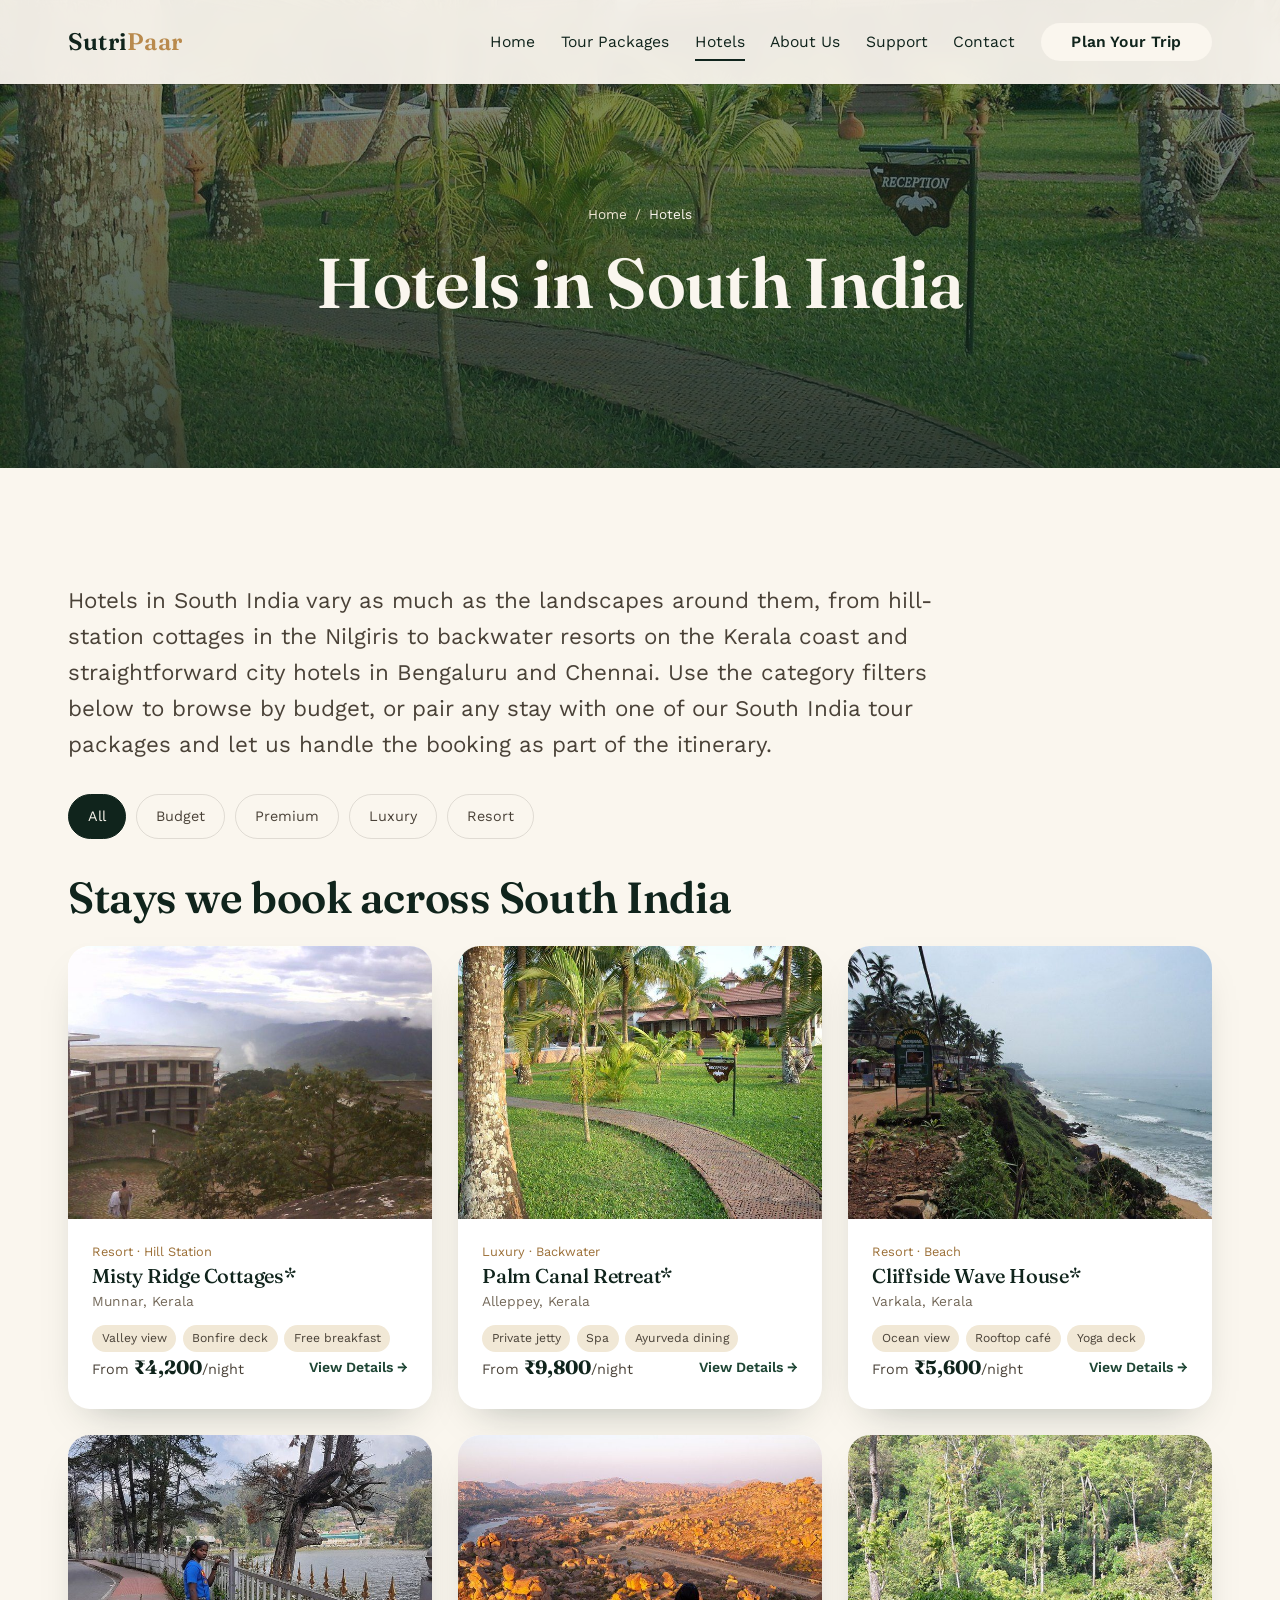
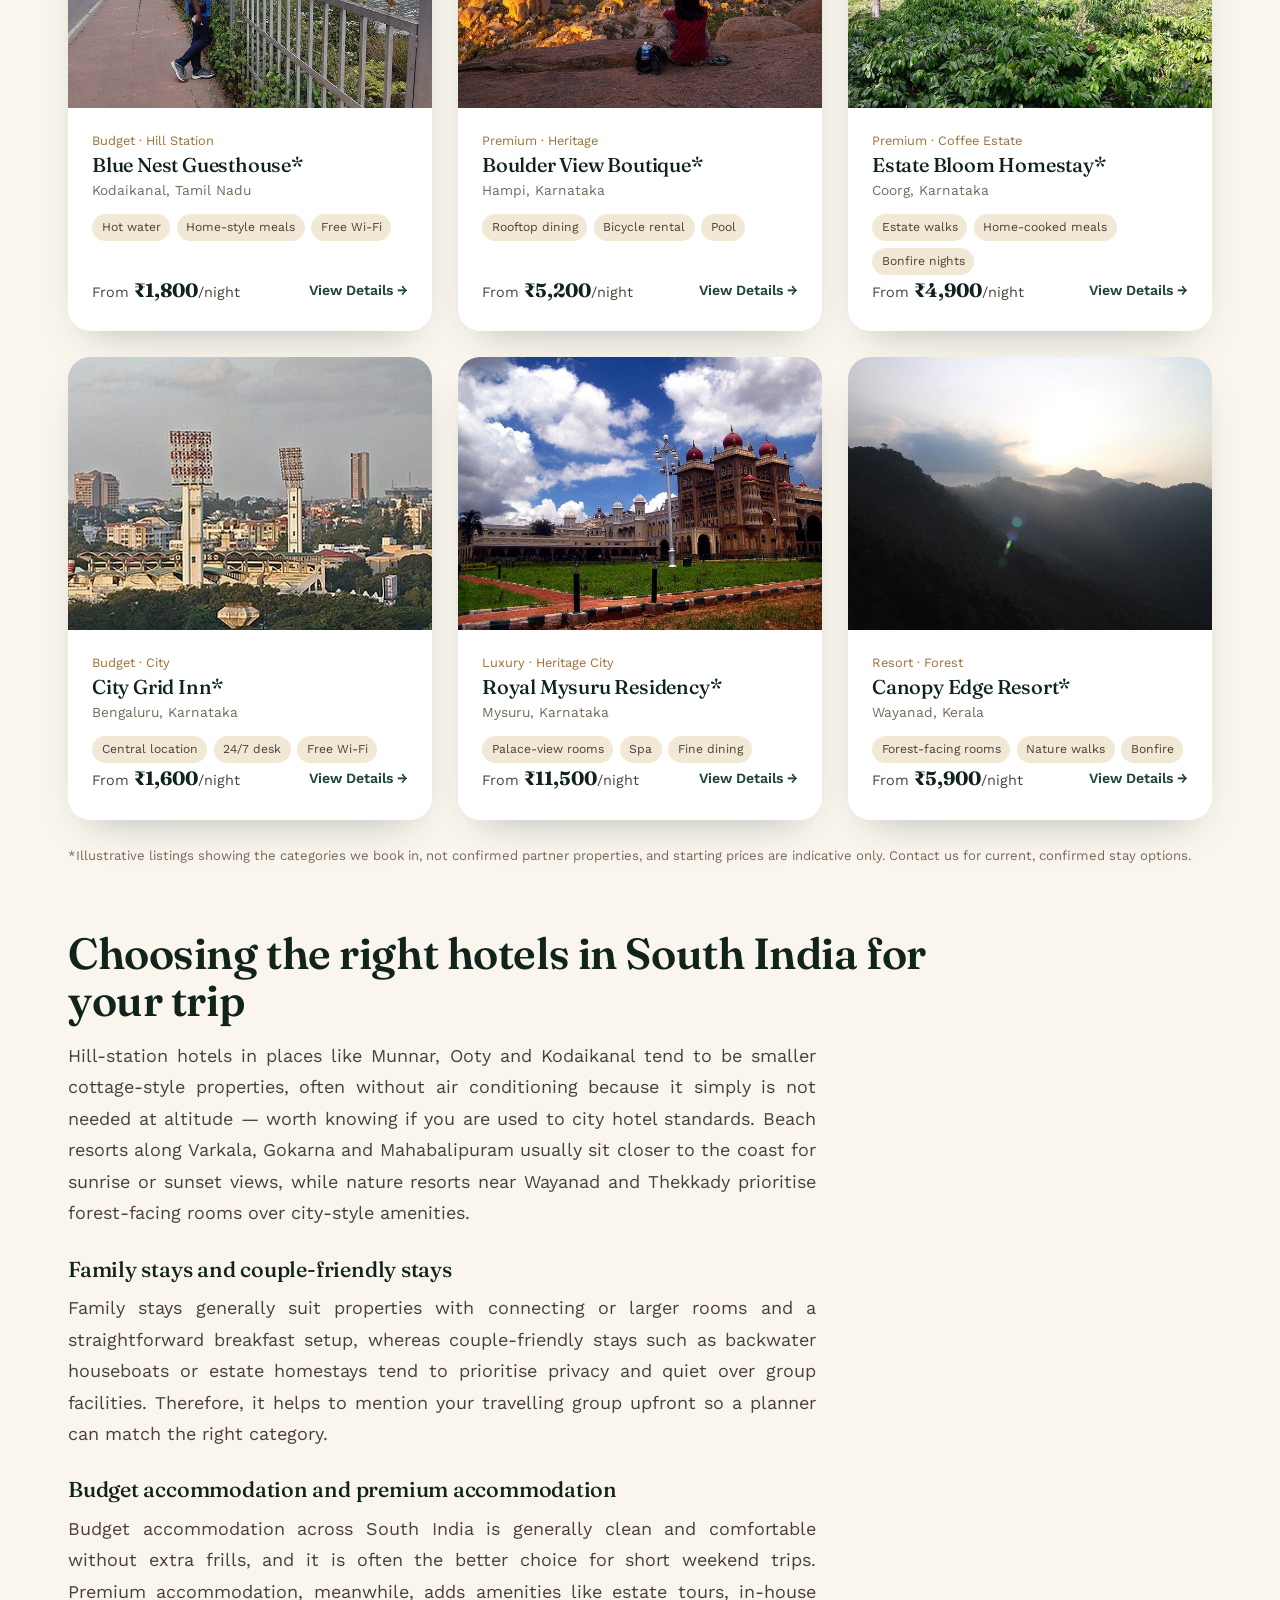
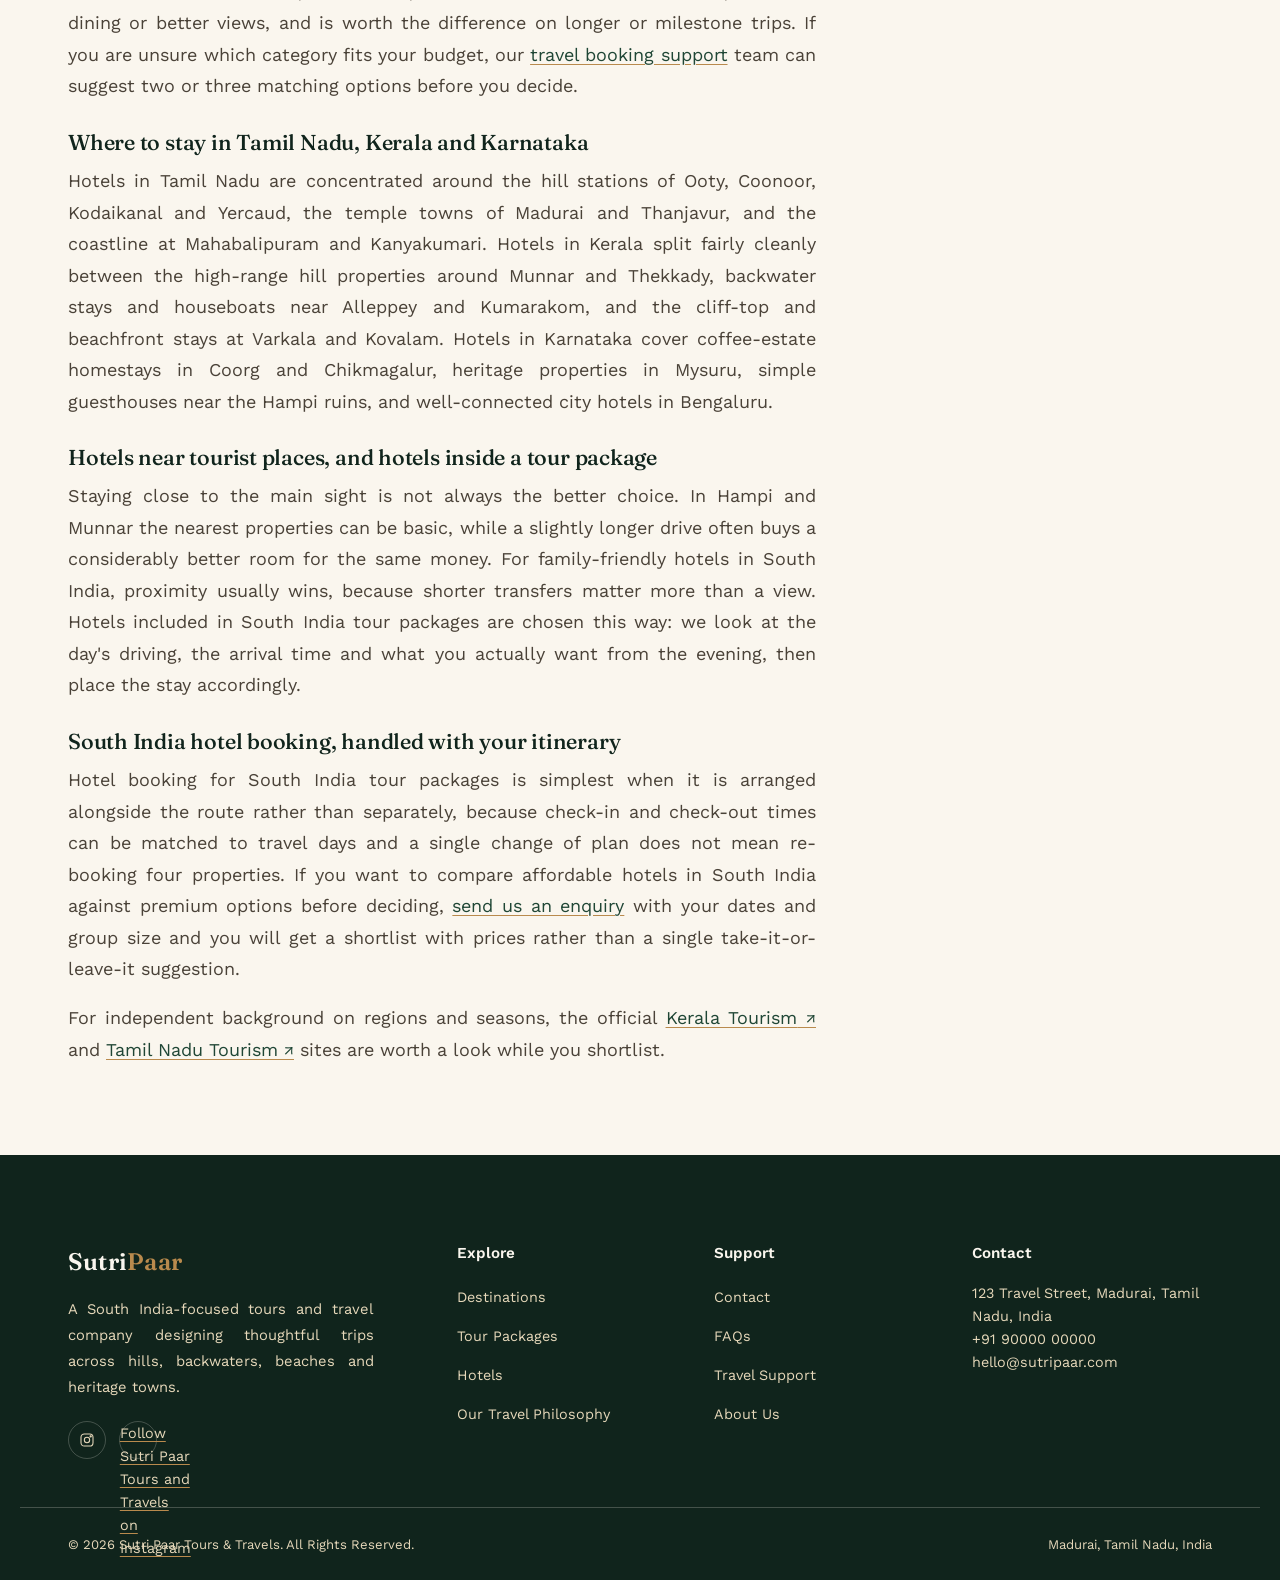
<file: hotels.html>
<!DOCTYPE html>
<html lang="en-IN">
<head>
<meta charset="UTF-8">
<meta name="viewport" content="width=device-width, initial-scale=1.0">
<meta name="robots" content="index, follow, max-image-preview:large, max-snippet:-1, max-video-preview:-1">
<meta name="author" content="Sutri Paar Tours and Travels">
<meta name="theme-color" content="#10241c">
<title>Hotels in South India | Sutri Paar Tours</title>
<meta name="description" content="Find hotels in South India for your trip: hill cottages, backwater resorts, beach stays and city hotels, with booking support from Sutri Paar.">
<link rel="canonical" href="https://www.sutripaar.com/hotels.html">
<!-- Focus keyword: Hotels in South India -->
<meta name="keywords" content="hotels in South India, South India hotel booking, best hotels in South India, South India resorts">

<meta property="og:type" content="website">
<meta property="og:locale" content="en_IN">
<meta property="og:title" content="Hotels in South India | Sutri Paar Tours">
<meta property="og:description" content="Find hotels in South India for your trip: hill cottages, backwater resorts, beach stays and city hotels, with booking support from Sutri Paar.">
<meta property="og:site_name" content="Sutri Paar Tours and Travels">
<meta property="og:url" content="https://www.sutripaar.com/hotels.html">
<meta property="og:image" content="https://www.sutripaar.com/assets/images/hero/hotels-page-kerala-backwater-resort.jpg">
<meta property="og:image:alt" content="Waterfront resort cottages on the Kerala backwaters">
<meta name="twitter:card" content="summary_large_image">
<meta name="twitter:title" content="Hotels in South India | Sutri Paar Tours">
<meta name="twitter:description" content="Find hotels in South India for your trip: hill cottages, backwater resorts, beach stays and city hotels, with booking support from Sutri Paar.">

<link rel="icon" href="assets/images/favicon.svg" type="image/svg+xml">
<link rel="preconnect" href="https://fonts.googleapis.com">
<link rel="preconnect" href="https://fonts.gstatic.com" crossorigin>
<link href="https://fonts.googleapis.com/css2?family=Fraunces:opsz,wght@9..144,500;9..144,600&family=Work+Sans:wght@400;500;600&display=swap" rel="stylesheet">
<link rel="stylesheet" href="assets/css/style.css">
<link rel="stylesheet" href="assets/css/responsive.css">
<link rel="stylesheet" href="assets/css/animations.css">

<script type="application/ld+json">
{
  "@context": "https://schema.org",
  "@type": "BreadcrumbList",
  "itemListElement": [
    {"@type": "ListItem", "position": 1, "name": "Home", "item": "https://www.sutripaar.com/"},
    {"@type": "ListItem", "position": 2, "name": "Hotels", "item": "https://www.sutripaar.com/hotels.html"}
  ]
}
</script>
</head>
<body>
<a class="skip-link" href="#main">Skip to content</a>
<div class="scroll-progress" aria-hidden="true"></div>

<header class="site-header is-solid">
  <div class="container">
    <a href="index.html" class="brand-mark">Sutri<span>Paar</span></a>
    <nav class="main-nav" aria-label="Primary">
      <a href="index.html">Home</a>
      <a href="tour-packages.html">Tour Packages</a>
      <a href="hotels.html" class="is-active" aria-current="page">Hotels</a>
      <a href="about-us.html">About Us</a>
      <a href="support.html">Support</a>
      <a href="contact.html">Contact</a>
      <a href="contact.html" class="btn btn-light">Plan Your Trip</a>
    </nav>
    <button class="nav-toggle" aria-label="Toggle navigation menu" aria-expanded="false">
      <span></span><span></span><span></span>
    </button>
  </div>
</header>
<div class="nav-scrim"></div>

<main id="main">
  <section class="page-hero">
    <img class="page-hero-img" src="assets/images/hero/hotels-page-kerala-backwater-resort.jpg" alt="Waterfront resort cottages on the Kerala backwaters, typical of hotels in South India" width="1800" height="1000" fetchpriority="high" decoding="async">
    <div class="container">
      <nav class="breadcrumbs" aria-label="Breadcrumb">
        <a href="index.html">Home</a> <span aria-hidden="true">/</span> <span aria-current="page">Hotels</span>
      </nav>
      <h1>Hotels in South India</h1>
    </div>
  </section>

  <section class="section-pad">
    <div class="container">
      <p class="lede" style="margin-bottom:2rem;">Hotels in South India vary as much as the landscapes around them, from hill-station cottages in the Nilgiris to backwater resorts on the Kerala coast and straightforward city hotels in Bengaluru and Chennai. Use the category filters below to browse by budget, or pair any stay with one of our <a href="tour-packages.html" class="inline-link">South India tour packages</a> and let us handle the booking as part of the itinerary.</p>

      <div class="hotel-filters" role="tablist" aria-label="Filter hotels by category">
        <button class="pkg-tab is-active" data-hotel-filter="all">All</button>
        <button class="pkg-tab" data-hotel-filter="budget">Budget</button>
        <button class="pkg-tab" data-hotel-filter="premium">Premium</button>
        <button class="pkg-tab" data-hotel-filter="luxury">Luxury</button>
        <button class="pkg-tab" data-hotel-filter="resort">Resort</button>
      </div>

      <h2 style="margin-bottom:1.6rem;">Stays we book across South India</h2>
      <div class="hotel-grid" data-reveal-group="hotels">
        <article class="hotel-card" data-hotel-cat="resort" data-reveal="up">
          <div class="hotel-media"><img src="assets/images/hotels/munnar-misty-ridge-cottages.jpg" alt="Hillside resort cottages in Munnar, one of the hill-station hotels in South India" loading="lazy" width="700" height="525"></div>
          <div class="hotel-body">
            <span class="hotel-cat">Resort · Hill station</span>
            <h3 class="hotel-name">Misty Ridge Cottages*</h3>
            <p class="hotel-loc">Munnar, Kerala</p>
            <div class="hotel-amenities"><span>Valley view</span><span>Bonfire deck</span><span>Free breakfast</span></div>
            <div class="hotel-foot"><span class="pkg-price">From <strong>&#8377;4,200</strong>/night</span><a href="contact.html" class="pkg-cta">View Details &rarr;</a></div>
          </div>
        </article>
        <article class="hotel-card" data-hotel-cat="luxury" data-reveal="up">
          <div class="hotel-media"><img src="assets/images/hotels/alleppey-palm-canal-retreat.jpg" alt="Backwater resort cottages beside a palm-lined canal in Kerala" loading="lazy" width="700" height="525"></div>
          <div class="hotel-body">
            <span class="hotel-cat">Luxury · Backwater</span>
            <h3 class="hotel-name">Palm Canal Retreat*</h3>
            <p class="hotel-loc">Alleppey, Kerala</p>
            <div class="hotel-amenities"><span>Private jetty</span><span>Spa</span><span>Ayurveda dining</span></div>
            <div class="hotel-foot"><span class="pkg-price">From <strong>&#8377;9,800</strong>/night</span><a href="contact.html" class="pkg-cta">View Details &rarr;</a></div>
          </div>
        </article>
        <article class="hotel-card" data-hotel-cat="resort" data-reveal="up">
          <div class="hotel-media"><img src="assets/images/hotels/varkala-cliffside-wave-house.jpg" alt="The clifftop path above Varkala beach, Kerala" loading="lazy" width="700" height="525"></div>
          <div class="hotel-body">
            <span class="hotel-cat">Resort · Beach</span>
            <h3 class="hotel-name">Cliffside Wave House*</h3>
            <p class="hotel-loc">Varkala, Kerala</p>
            <div class="hotel-amenities"><span>Ocean view</span><span>Rooftop café</span><span>Yoga deck</span></div>
            <div class="hotel-foot"><span class="pkg-price">From <strong>&#8377;5,600</strong>/night</span><a href="contact.html" class="pkg-cta">View Details &rarr;</a></div>
          </div>
        </article>
        <article class="hotel-card" data-hotel-cat="budget" data-reveal="up">
          <div class="hotel-media"><img src="assets/images/hotels/kodaikanal-blue-nest-guesthouse.jpg" alt="Tree-lined path around Kodaikanal Lake, Tamil Nadu" loading="lazy" width="700" height="525"></div>
          <div class="hotel-body">
            <span class="hotel-cat">Budget · Hill station</span>
            <h3 class="hotel-name">Blue Nest Guesthouse*</h3>
            <p class="hotel-loc">Kodaikanal, Tamil Nadu</p>
            <div class="hotel-amenities"><span>Hot water</span><span>Home-style meals</span><span>Free Wi-Fi</span></div>
            <div class="hotel-foot"><span class="pkg-price">From <strong>&#8377;1,800</strong>/night</span><a href="contact.html" class="pkg-cta">View Details &rarr;</a></div>
          </div>
        </article>
        <article class="hotel-card" data-hotel-cat="premium" data-reveal="up">
          <div class="hotel-media"><img src="assets/images/hotels/hampi-boulder-view-boutique.jpg" alt="Boulder-strewn Hampi landscape seen from Matanga Hill, Karnataka" loading="lazy" width="700" height="525"></div>
          <div class="hotel-body">
            <span class="hotel-cat">Premium · Heritage</span>
            <h3 class="hotel-name">Boulder View Boutique*</h3>
            <p class="hotel-loc">Hampi, Karnataka</p>
            <div class="hotel-amenities"><span>Rooftop dining</span><span>Bicycle rental</span><span>Pool</span></div>
            <div class="hotel-foot"><span class="pkg-price">From <strong>&#8377;5,200</strong>/night</span><a href="contact.html" class="pkg-cta">View Details &rarr;</a></div>
          </div>
        </article>
        <article class="hotel-card" data-hotel-cat="premium" data-reveal="up">
          <div class="hotel-media"><img src="assets/images/hotels/coorg-estate-bloom-homestay.jpg" alt="Coffee plantation in the hills near Coorg, Karnataka" loading="lazy" width="700" height="525"></div>
          <div class="hotel-body">
            <span class="hotel-cat">Premium · Coffee estate</span>
            <h3 class="hotel-name">Estate Bloom Homestay*</h3>
            <p class="hotel-loc">Coorg, Karnataka</p>
            <div class="hotel-amenities"><span>Estate walks</span><span>Home-cooked meals</span><span>Bonfire nights</span></div>
            <div class="hotel-foot"><span class="pkg-price">From <strong>&#8377;4,900</strong>/night</span><a href="contact.html" class="pkg-cta">View Details &rarr;</a></div>
          </div>
        </article>
        <article class="hotel-card" data-hotel-cat="budget" data-reveal="up">
          <div class="hotel-media"><img src="assets/images/hotels/bengaluru-city-grid-inn.jpg" alt="City skyline in central Bengaluru, Karnataka" loading="lazy" width="700" height="525"></div>
          <div class="hotel-body">
            <span class="hotel-cat">Budget · City</span>
            <h3 class="hotel-name">City Grid Inn*</h3>
            <p class="hotel-loc">Bengaluru, Karnataka</p>
            <div class="hotel-amenities"><span>Central location</span><span>24/7 desk</span><span>Free Wi-Fi</span></div>
            <div class="hotel-foot"><span class="pkg-price">From <strong>&#8377;1,600</strong>/night</span><a href="contact.html" class="pkg-cta">View Details &rarr;</a></div>
          </div>
        </article>
        <article class="hotel-card" data-hotel-cat="luxury" data-reveal="up">
          <div class="hotel-media"><img src="assets/images/hotels/mysuru-royal-residency.jpg" alt="Mysore Palace in the heritage city of Mysuru, Karnataka" loading="lazy" width="700" height="525"></div>
          <div class="hotel-body">
            <span class="hotel-cat">Luxury · Heritage city</span>
            <h3 class="hotel-name">Royal Mysuru Residency*</h3>
            <p class="hotel-loc">Mysuru, Karnataka</p>
            <div class="hotel-amenities"><span>Palace-view rooms</span><span>Spa</span><span>Fine dining</span></div>
            <div class="hotel-foot"><span class="pkg-price">From <strong>&#8377;11,500</strong>/night</span><a href="contact.html" class="pkg-cta">View Details &rarr;</a></div>
          </div>
        </article>
        <article class="hotel-card" data-hotel-cat="resort" data-reveal="up">
          <div class="hotel-media"><img src="assets/images/hotels/wayanad-canopy-edge-resort.jpg" alt="Forested hills rolling across Wayanad, Kerala" loading="lazy" width="700" height="525"></div>
          <div class="hotel-body">
            <span class="hotel-cat">Resort · Forest</span>
            <h3 class="hotel-name">Canopy Edge Resort*</h3>
            <p class="hotel-loc">Wayanad, Kerala</p>
            <div class="hotel-amenities"><span>Forest-facing rooms</span><span>Nature walks</span><span>Bonfire</span></div>
            <div class="hotel-foot"><span class="pkg-price">From <strong>&#8377;5,900</strong>/night</span><a href="contact.html" class="pkg-cta">View Details &rarr;</a></div>
          </div>
        </article>
      </div>
      <p class="testimonial-disclaimer" style="text-align:left; margin-top:1.6rem;">*Illustrative listings showing the categories we book in, not confirmed partner properties, and starting prices are indicative only. <a href="contact.html" class="inline-link">Contact us</a> for current, confirmed stay options.</p>

      <div class="prose" style="margin-top: 4rem; max-width: 78ch;">
        <h2>Choosing the right hotels in South India for your trip</h2>
        <p>Hill-station hotels in places like Munnar, Ooty and Kodaikanal tend to be smaller cottage-style properties, often without air conditioning because it simply is not needed at altitude — worth knowing if you are used to city hotel standards. Beach resorts along Varkala, Gokarna and Mahabalipuram usually sit closer to the coast for sunrise or sunset views, while nature resorts near Wayanad and Thekkady prioritise forest-facing rooms over city-style amenities.</p>
        <h3>Family stays and couple-friendly stays</h3>
        <p>Family stays generally suit properties with connecting or larger rooms and a straightforward breakfast setup, whereas couple-friendly stays such as backwater houseboats or estate homestays tend to prioritise privacy and quiet over group facilities. Therefore, it helps to mention your travelling group upfront so a planner can match the right category.</p>
        <h3>Budget accommodation and premium accommodation</h3>
        <p>Budget accommodation across South India is generally clean and comfortable without extra frills, and it is often the better choice for short weekend trips. Premium accommodation, meanwhile, adds amenities like estate tours, in-house dining or better views, and is worth the difference on longer or milestone trips. If you are unsure which category fits your budget, our <a href="support.html" class="inline-link">travel booking support</a> team can suggest two or three matching options before you decide.</p>

        <h3>Where to stay in Tamil Nadu, Kerala and Karnataka</h3>
        <p>Hotels in Tamil Nadu are concentrated around the hill stations of Ooty, Coonoor,
        Kodaikanal and Yercaud, the temple towns of Madurai and Thanjavur, and the coastline at
        Mahabalipuram and Kanyakumari. Hotels in Kerala split fairly cleanly between the high-range
        hill properties around Munnar and Thekkady, backwater stays and houseboats near Alleppey and
        Kumarakom, and the cliff-top and beachfront stays at Varkala and Kovalam. Hotels in Karnataka
        cover coffee-estate homestays in Coorg and Chikmagalur, heritage properties in Mysuru, simple
        guesthouses near the Hampi ruins, and well-connected city hotels in Bengaluru.</p>

        <h3>Hotels near tourist places, and hotels inside a tour package</h3>
        <p>Staying close to the main sight is not always the better choice. In Hampi and Munnar the
        nearest properties can be basic, while a slightly longer drive often buys a considerably
        better room for the same money. For family-friendly hotels in South India, proximity usually
        wins, because shorter transfers matter more than a view. Hotels included in South India tour
        packages are chosen this way: we look at the day's driving, the arrival time and what you
        actually want from the evening, then place the stay accordingly.</p>

        <h3>South India hotel booking, handled with your itinerary</h3>
        <p>Hotel booking for South India tour packages is simplest when it is arranged alongside the
        route rather than separately, because check-in and check-out times can be matched to travel
        days and a single change of plan does not mean re-booking four properties. If you want to
        compare affordable hotels in South India against premium options before deciding,
        <a href="contact.html" class="inline-link">send us an enquiry</a> with your dates and group
        size and you will get a shortlist with prices rather than a single take-it-or-leave-it
        suggestion.</p>

        <p>For independent background on regions and seasons, the official
        <a href="https://www.keralatourism.org/" class="inline-link" target="_blank" rel="noopener noreferrer">Kerala
        Tourism</a> and
        <a href="https://www.tamilnadutourism.tn.gov.in/" class="inline-link" target="_blank" rel="noopener noreferrer">Tamil
        Nadu Tourism</a> sites are worth a look while you shortlist.</p>
      </div>
    </div>
  </section>
</main>

<footer class="site-footer">
  <div class="container footer-grid">
    <div class="footer-brand">
      <a href="index.html" class="brand-mark">Sutri<span>Paar</span></a>
      <p>A South India-focused tours and travel company designing thoughtful trips across hills, backwaters, beaches and heritage towns.</p>
      <div class="footer-social">
        <a class="footer-social-icon" href="https://www.instagram.com/sutripaar_tours/" target="_blank" rel="noopener noreferrer" aria-label="Follow Sutri Paar Tours and Travels on Instagram"><svg width="16" height="16" viewBox="0 0 24 24" fill="none" stroke="currentColor" stroke-width="1.6" aria-hidden="true" focusable="false"><rect x="3" y="3" width="18" height="18" rx="5"/><circle cx="12" cy="12" r="4"/><circle cx="17.5" cy="6.5" r="1"/></svg></a>
        <a class="footer-social-label" href="https://www.instagram.com/sutripaar_tours/" target="_blank" rel="noopener noreferrer">Follow Sutri Paar Tours and Travels on Instagram</a>
      </div>
    </div>
    <div class="footer-col">
      <h2>Explore</h2>
      <ul>
        <li><a href="index.html#destinations">Destinations</a></li>
        <li><a href="tour-packages.html">Tour Packages</a></li>
        <li><a href="hotels.html">Hotels</a></li>
        <li><a href="about.html">Our Travel Philosophy</a></li>
      </ul>
    </div>
    <div class="footer-col">
      <h2>Support</h2>
      <ul>
        <li><a href="contact.html">Contact</a></li>
        <li><a href="support.html#faq">FAQs</a></li>
        <li><a href="support.html">Travel Support</a></li>
        <li><a href="about-us.html">About Us</a></li>
      </ul>
    </div>
    <div class="footer-col">
      <h2>Contact</h2>
      <address>
        123 Travel Street, Madurai, Tamil Nadu, India<br>
        <a href="tel:+919000000000">+91 90000 00000</a><br>
        <a href="mailto:hello@sutripaar.com">hello@sutripaar.com</a>
      </address>
    </div>
  </div>
  <div class="container footer-bottom">
    <span>&copy; 2026 Sutri Paar Tours & Travels. All Rights Reserved.</span>
    <span>Madurai, Tamil Nadu, India</span>
  </div>
</footer>

<button class="back-to-top" aria-label="Back to top">
  <svg width="18" height="18" viewBox="0 0 24 24" fill="none" stroke="currentColor" stroke-width="2"><path d="M12 19V5M5 12l7-7 7 7"/></svg>
</button>

<script src="assets/js/main.js"></script>
<script src="assets/js/animations.js"></script>
</body>
</html>
</file>
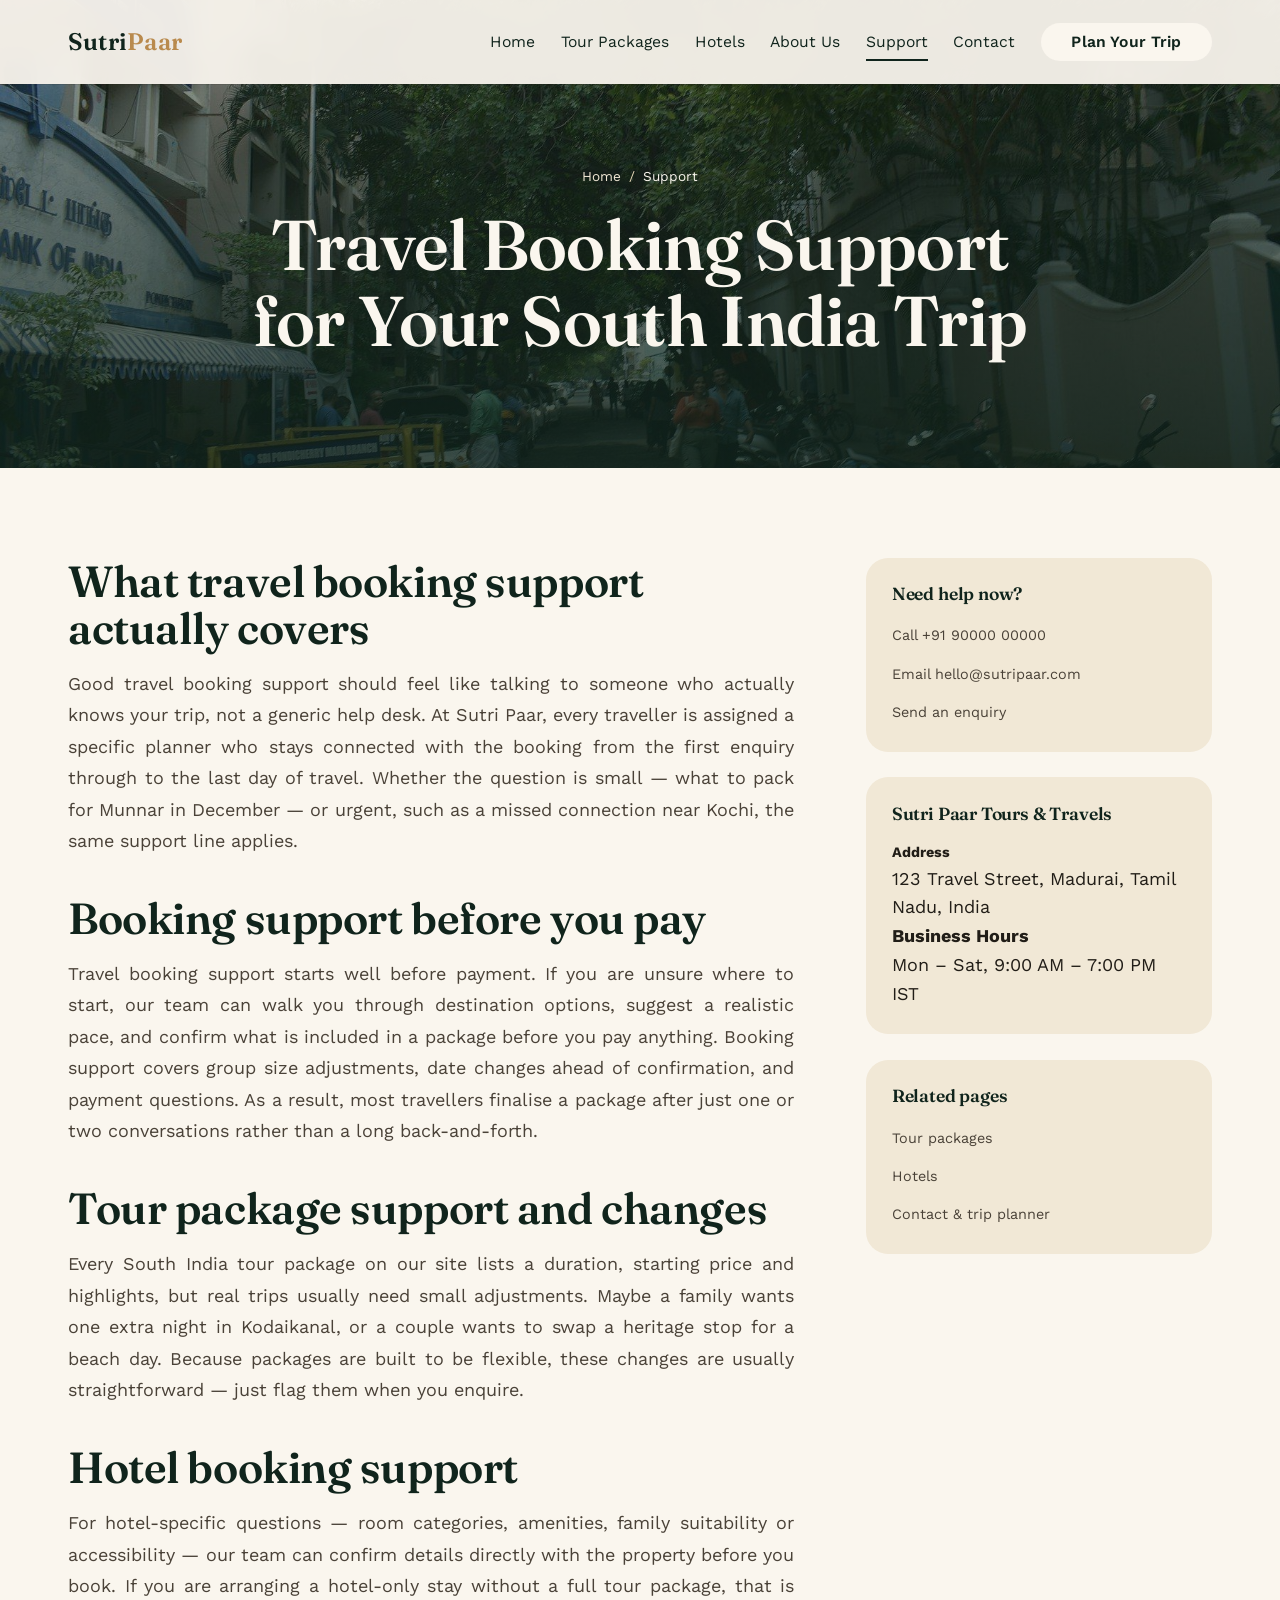
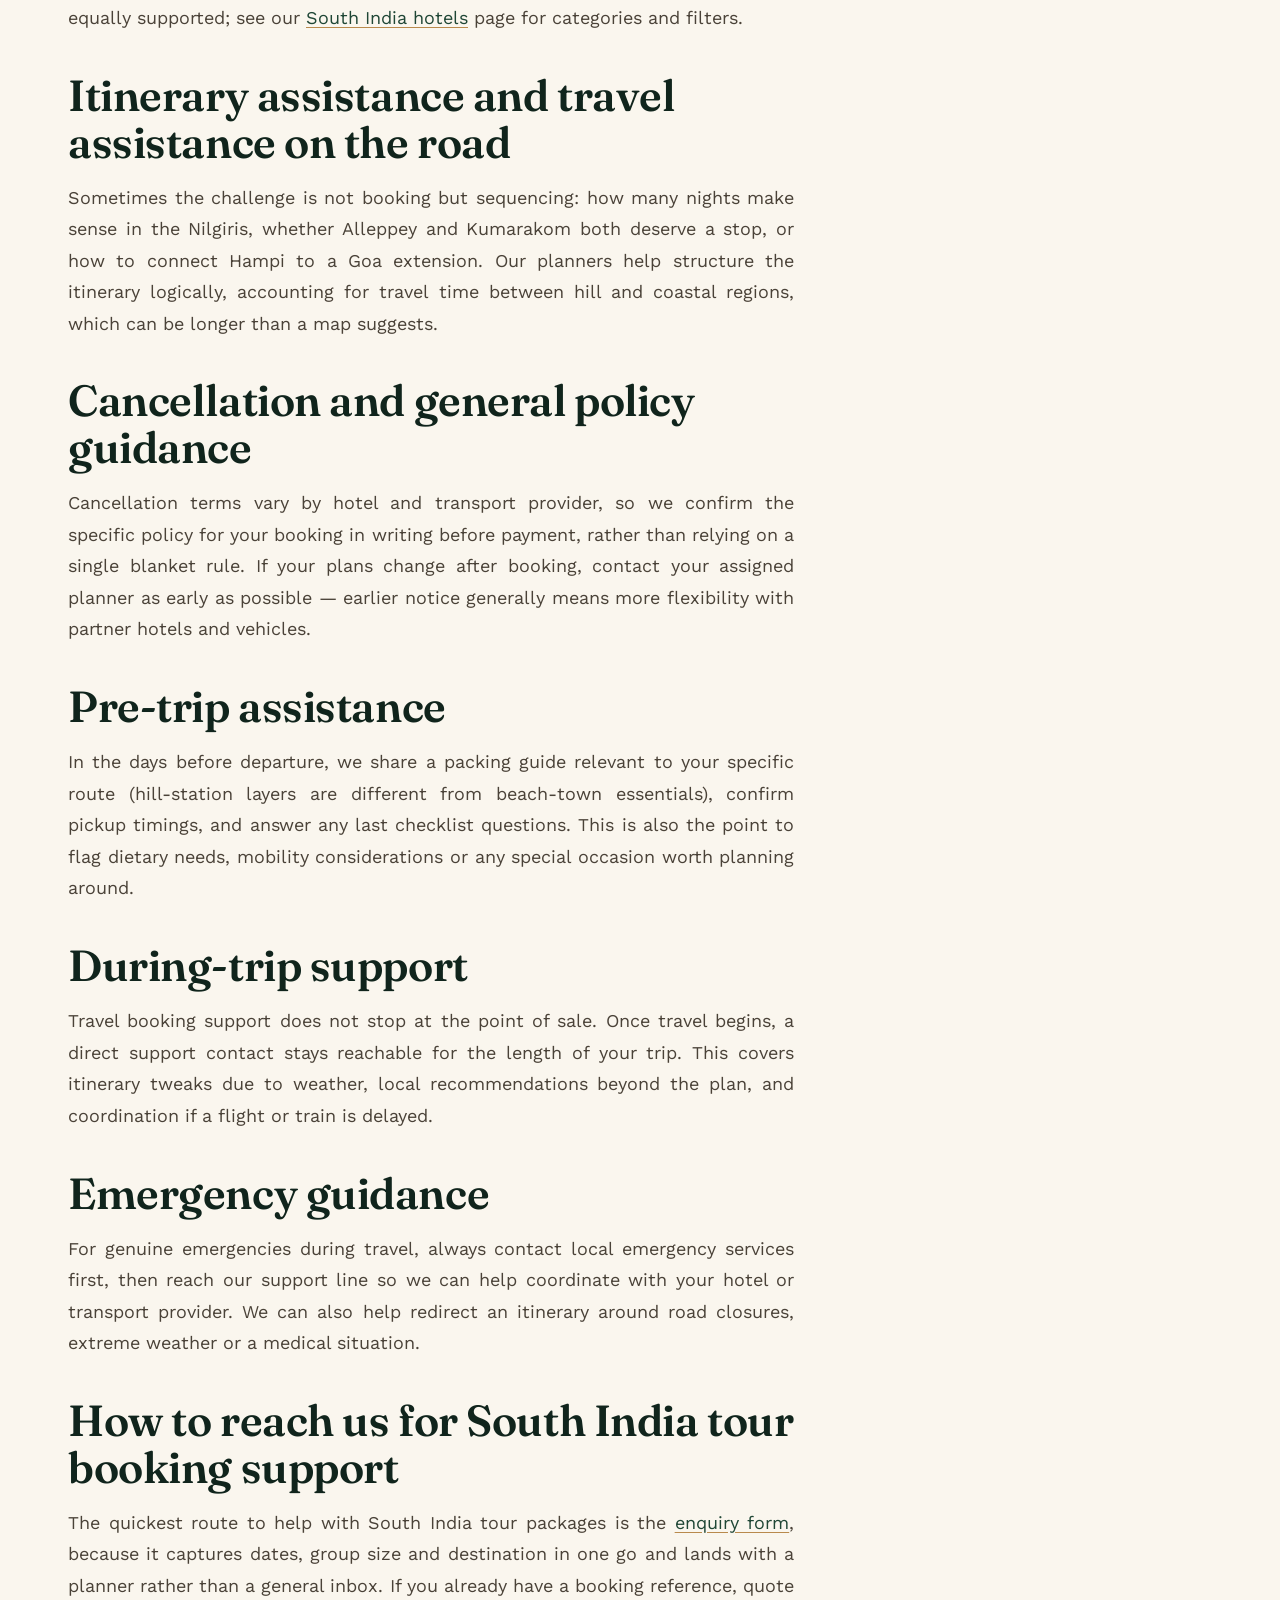
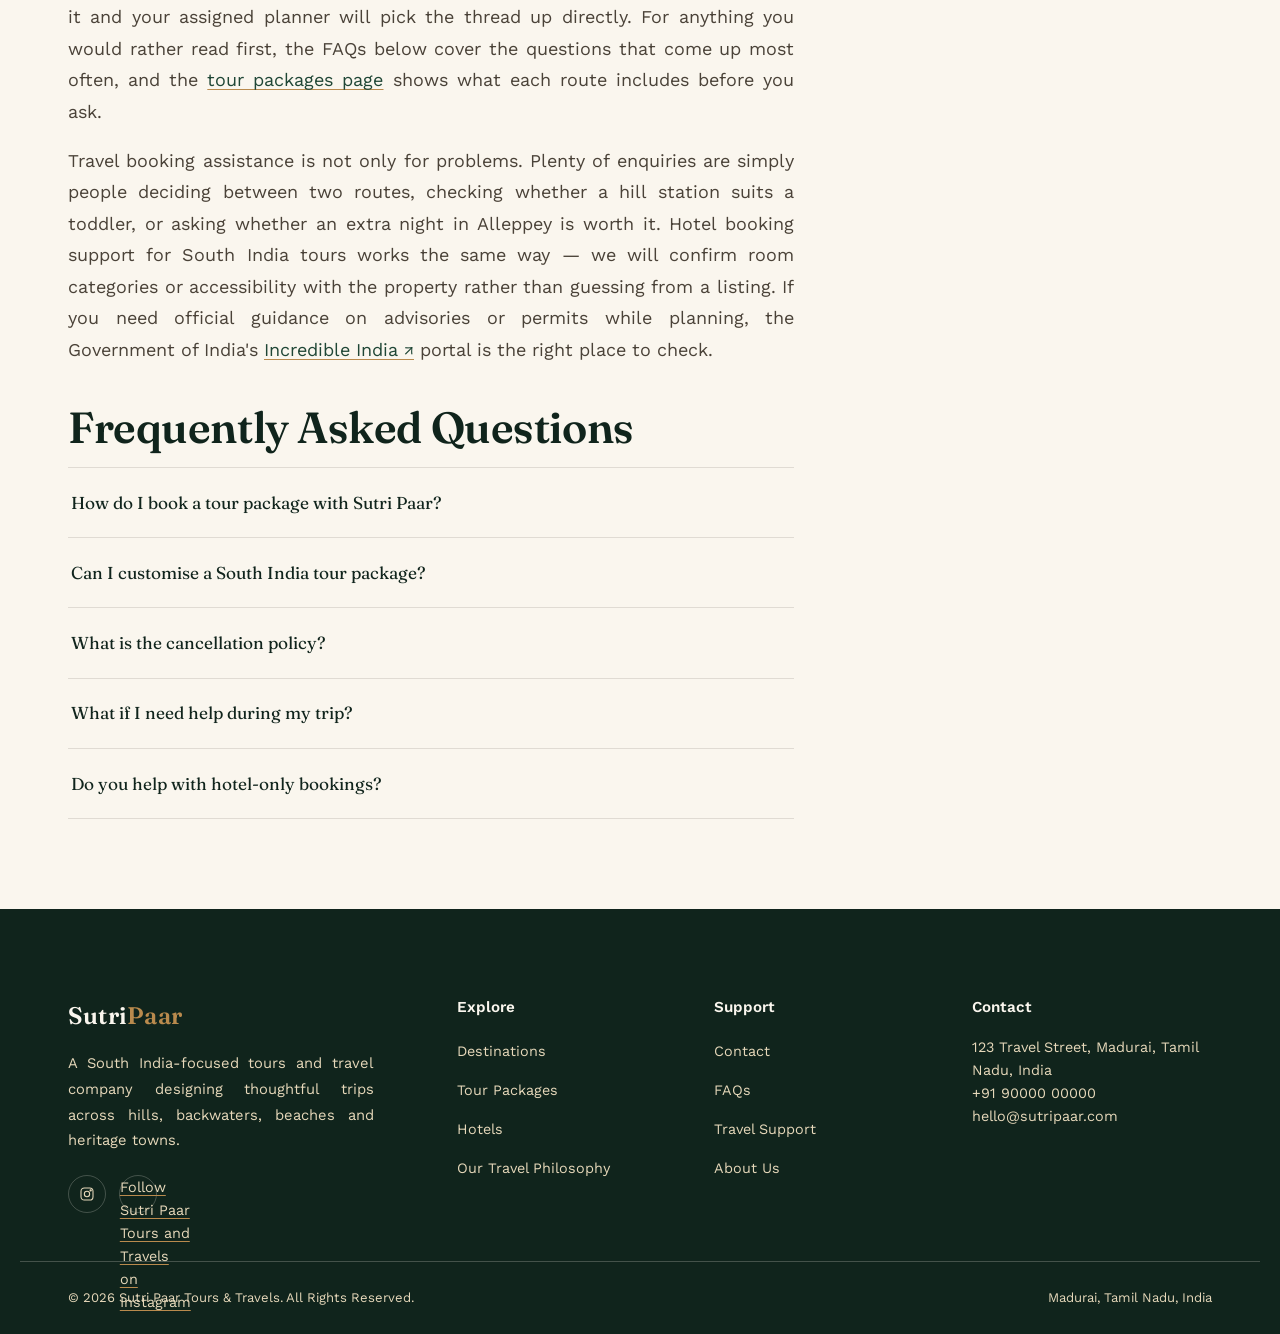
<file: support.html>
<!DOCTYPE html>
<html lang="en-IN">
<head>
<meta charset="UTF-8">
<meta name="viewport" content="width=device-width, initial-scale=1.0">
<meta name="robots" content="index, follow, max-image-preview:large, max-snippet:-1, max-video-preview:-1">
<meta name="author" content="Sutri Paar Tours and Travels">
<meta name="theme-color" content="#10241c">
<title>Travel Booking Support for South India Trips</title>
<meta name="description" content="Travel booking support from Sutri Paar: help with tour packages, hotel bookings, itinerary changes and assistance before, during and after your trip.">
<link rel="canonical" href="https://www.sutripaar.com/support.html">
<!-- Focus keyword: Travel Booking Support -->
<meta name="keywords" content="travel booking support, tour package support, travel assistance, hotel booking support">

<meta property="og:type" content="website">
<meta property="og:locale" content="en_IN">
<meta property="og:title" content="Travel Booking Support for South India Trips">
<meta property="og:description" content="Travel booking support from Sutri Paar: help with tour packages, hotel bookings, itinerary changes and assistance before, during and after your trip.">
<meta property="og:site_name" content="Sutri Paar Tours and Travels">
<meta property="og:url" content="https://www.sutripaar.com/support.html">
<meta property="og:image" content="https://www.sutripaar.com/assets/images/hero/support-page-pondicherry-street.jpg">
<meta property="og:image:alt" content="A quiet colonial street in Pondicherry">
<meta name="twitter:card" content="summary_large_image">
<meta name="twitter:title" content="Travel Booking Support for South India Trips">
<meta name="twitter:description" content="Travel booking support from Sutri Paar: help with tour packages, hotel bookings, itinerary changes and assistance before, during and after your trip.">

<link rel="icon" href="assets/images/favicon.svg" type="image/svg+xml">
<link rel="preconnect" href="https://fonts.googleapis.com">
<link rel="preconnect" href="https://fonts.gstatic.com" crossorigin>
<link href="https://fonts.googleapis.com/css2?family=Fraunces:opsz,wght@9..144,500;9..144,600&family=Work+Sans:wght@400;500;600&display=swap" rel="stylesheet">
<link rel="stylesheet" href="assets/css/style.css">
<link rel="stylesheet" href="assets/css/responsive.css">
<link rel="stylesheet" href="assets/css/animations.css">

<script type="application/ld+json">
{
  "@context": "https://schema.org",
  "@type": "BreadcrumbList",
  "itemListElement": [
    {"@type": "ListItem", "position": 1, "name": "Home", "item": "https://www.sutripaar.com/"},
    {"@type": "ListItem", "position": 2, "name": "Support", "item": "https://www.sutripaar.com/support.html"}
  ]
}
</script>
<script type="application/ld+json">
{
  "@context": "https://schema.org",
  "@type": "FAQPage",
  "mainEntity": [
    {"@type": "Question", "name": "How do I book a tour package with Sutri Paar?", "acceptedAnswer": {"@type": "Answer", "text": "Send us your destination, travel dates and group size through the contact form or phone, and a travel planner will share a draft itinerary and price before you confirm anything."}},
    {"@type": "Question", "name": "Can I customise a South India tour package?", "acceptedAnswer": {"@type": "Answer", "text": "Yes. Every package is a starting point. You can swap destinations, extend nights, change hotel categories or adjust the pace before booking."}},
    {"@type": "Question", "name": "What is the cancellation policy?", "acceptedAnswer": {"@type": "Answer", "text": "Cancellation terms depend on the specific hotels and transport booked for your trip; your travel planner will confirm the exact policy in writing before you pay."}},
    {"@type": "Question", "name": "What if I need help during my trip?", "acceptedAnswer": {"@type": "Answer", "text": "A support contact is shared with every confirmed booking for itinerary changes, local questions or urgent issues during travel."}},
    {"@type": "Question", "name": "Do you help with hotel-only bookings?", "acceptedAnswer": {"@type": "Answer", "text": "Yes, we can assist with hotel bookings alone even if you are not booking a full tour package."}}
  ]
}
</script>
</head>
<body>
<a class="skip-link" href="#main">Skip to content</a>
<div class="scroll-progress" aria-hidden="true"></div>

<header class="site-header is-solid">
  <div class="container">
    <a href="index.html" class="brand-mark">Sutri<span>Paar</span></a>
    <nav class="main-nav" aria-label="Primary">
      <a href="index.html">Home</a>
      <a href="tour-packages.html">Tour Packages</a>
      <a href="hotels.html">Hotels</a>
      <a href="about-us.html">About Us</a>
      <a href="support.html" class="is-active" aria-current="page">Support</a>
      <a href="contact.html">Contact</a>
      <a href="contact.html" class="btn btn-light">Plan Your Trip</a>
    </nav>
    <button class="nav-toggle" aria-label="Toggle navigation menu" aria-expanded="false">
      <span></span><span></span><span></span>
    </button>
  </div>
</header>
<div class="nav-scrim"></div>

<main id="main">
  <section class="page-hero">
    <img class="page-hero-img" src="assets/images/hero/support-page-pondicherry-street.jpg" alt="A quiet colonial street in Pondicherry, where travel booking support keeps a trip running smoothly" width="1800" height="1000" fetchpriority="high" decoding="async">
    <div class="container">
      <nav class="breadcrumbs" aria-label="Breadcrumb">
        <a href="index.html">Home</a> <span aria-hidden="true">/</span> <span aria-current="page">Support</span>
      </nav>
      <h1>Travel Booking Support for Your South India Trip</h1>
    </div>
  </section>

  <section class="prose-section">
    <div class="container prose-grid">
      <article class="prose">
        <h2>What travel booking support actually covers</h2>
        <p>Good travel booking support should feel like talking to someone who actually knows your trip, not a generic help desk. At Sutri Paar, every traveller is assigned a specific planner who stays connected with the booking from the first enquiry through to the last day of travel. Whether the question is small &mdash; what to pack for Munnar in December &mdash; or urgent, such as a missed connection near Kochi, the same support line applies.</p>

        <h2>Booking support before you pay</h2>
        <p>Travel booking support starts well before payment. If you are unsure where to start, our team can walk you through destination options, suggest a realistic pace, and confirm what is included in a package before you pay anything. Booking support covers group size adjustments, date changes ahead of confirmation, and payment questions. As a result, most travellers finalise a package after just one or two conversations rather than a long back-and-forth.</p>

        <h2>Tour package support and changes</h2>
        <p>Every South India tour package on our site lists a duration, starting price and highlights, but real trips usually need small adjustments. Maybe a family wants one extra night in Kodaikanal, or a couple wants to swap a heritage stop for a beach day. Because packages are built to be flexible, these changes are usually straightforward &mdash; just flag them when you enquire.</p>

        <h2>Hotel booking support</h2>
        <p>For hotel-specific questions &mdash; room categories, amenities, family suitability or accessibility &mdash; our team can confirm details directly with the property before you book. If you are arranging a hotel-only stay without a full tour package, that is equally supported; see our <a href="hotels.html" class="inline-link">South India hotels</a> page for categories and filters.</p>

        <h2>Itinerary assistance and travel assistance on the road</h2>
        <p>Sometimes the challenge is not booking but sequencing: how many nights make sense in the Nilgiris, whether Alleppey and Kumarakom both deserve a stop, or how to connect Hampi to a Goa extension. Our planners help structure the itinerary logically, accounting for travel time between hill and coastal regions, which can be longer than a map suggests.</p>

        <h2>Cancellation and general policy guidance</h2>
        <p>Cancellation terms vary by hotel and transport provider, so we confirm the specific policy for your booking in writing before payment, rather than relying on a single blanket rule. If your plans change after booking, contact your assigned planner as early as possible &mdash; earlier notice generally means more flexibility with partner hotels and vehicles.</p>

        <h2>Pre-trip assistance</h2>
        <p>In the days before departure, we share a packing guide relevant to your specific route (hill-station layers are different from beach-town essentials), confirm pickup timings, and answer any last checklist questions. This is also the point to flag dietary needs, mobility considerations or any special occasion worth planning around.</p>

        <h2>During-trip support</h2>
        <p>Travel booking support does not stop at the point of sale. Once travel begins, a direct support contact stays reachable for the length of your trip. This covers itinerary tweaks due to weather, local recommendations beyond the plan, and coordination if a flight or train is delayed.</p>

        <h2>Emergency guidance</h2>
        <p>For genuine emergencies during travel, always contact local emergency services first, then reach our support line so we can help coordinate with your hotel or transport provider. We can also help redirect an itinerary around road closures, extreme weather or a medical situation.</p>

        <h2>How to reach us for South India tour booking support</h2>
        <p>The quickest route to help with South India tour packages is the
        <a href="contact.html" class="inline-link">enquiry form</a>, because it captures dates, group
        size and destination in one go and lands with a planner rather than a general inbox. If you
        already have a booking reference, quote it and your assigned planner will pick the thread up
        directly. For anything you would rather read first, the FAQs below cover the questions that
        come up most often, and the
        <a href="tour-packages.html" class="inline-link">tour packages page</a> shows what each route
        includes before you ask.</p>
        <p>Travel booking assistance is not only for problems. Plenty of enquiries are simply people
        deciding between two routes, checking whether a hill station suits a toddler, or asking
        whether an extra night in Alleppey is worth it. Hotel booking support for South India tours
        works the same way &mdash; we will confirm room categories or accessibility with the property
        rather than guessing from a listing. If you need official guidance on advisories or permits
        while planning, the Government of India's
        <a href="https://www.incredibleindia.org/" class="inline-link" target="_blank" rel="noopener noreferrer">Incredible
        India</a> portal is the right place to check.</p>

        <h2 id="faq">Frequently Asked Questions</h2>
        <div class="faq-list">
          <div class="faq-item">
            <button class="faq-q" aria-expanded="false">How do I book a tour package with Sutri Paar?</button>
            <div class="faq-a"><p>Send us your destination, travel dates and group size through the <a href="contact.html" class="inline-link">contact form</a> or phone, and a travel planner will share a draft itinerary and price before you confirm anything.</p></div>
          </div>
          <div class="faq-item">
            <button class="faq-q" aria-expanded="false">Can I customise a South India tour package?</button>
            <div class="faq-a"><p>Yes. Every package on our <a href="tour-packages.html" class="inline-link">tour packages page</a> is a starting point. You can swap destinations, extend nights, change hotel categories or adjust the pace before booking.</p></div>
          </div>
          <div class="faq-item">
            <button class="faq-q" aria-expanded="false">What is the cancellation policy?</button>
            <div class="faq-a"><p>Cancellation terms depend on the specific hotels and transport booked for your trip; your travel planner will confirm the exact policy in writing before you pay.</p></div>
          </div>
          <div class="faq-item">
            <button class="faq-q" aria-expanded="false">What if I need help during my trip?</button>
            <div class="faq-a"><p>A support contact is shared with every confirmed booking for itinerary changes, local questions or urgent issues during travel.</p></div>
          </div>
          <div class="faq-item">
            <button class="faq-q" aria-expanded="false">Do you help with hotel-only bookings?</button>
            <div class="faq-a"><p>Yes, we can assist with hotel bookings alone even if you are not booking a full tour package. Browse categories on our <a href="hotels.html" class="inline-link">hotels page</a>.</p></div>
          </div>
        </div>
      </article>

      <aside class="side-rail">
        <div class="rail-card">
          <h2>Need help now?</h2>
          <ul>
            <li><a href="tel:+919000000000">Call +91 90000 00000</a></li>
            <li><a href="mailto:hello@sutripaar.com">Email hello@sutripaar.com</a></li>
            <li><a href="contact.html">Send an enquiry</a></li>
          </ul>
        </div>
        <div class="rail-card">
          <h2>Sutri Paar Tours & Travels</h2>
          <p class="rail-nap">
            <strong>Address</strong><br>
            <address>123 Travel Street, Madurai, Tamil Nadu, India</address>
            <strong>Business Hours</strong><br>
            Mon &ndash; Sat, 9:00 AM &ndash; 7:00 PM IST
          </p>
        </div>
        <div class="rail-card">
          <h2>Related pages</h2>
          <ul>
            <li><a href="tour-packages.html">Tour packages</a></li>
            <li><a href="hotels.html">Hotels</a></li>
            <li><a href="contact.html">Contact & trip planner</a></li>
          </ul>
        </div>
      </aside>
    </div>
  </section>
</main>

<footer class="site-footer">
  <div class="container footer-grid">
    <div class="footer-brand">
      <a href="index.html" class="brand-mark">Sutri<span>Paar</span></a>
      <p>A South India-focused tours and travel company designing thoughtful trips across hills, backwaters, beaches and heritage towns.</p>
      <div class="footer-social">
        <a class="footer-social-icon" href="https://www.instagram.com/sutripaar_tours/" target="_blank" rel="noopener noreferrer" aria-label="Follow Sutri Paar Tours and Travels on Instagram"><svg width="16" height="16" viewBox="0 0 24 24" fill="none" stroke="currentColor" stroke-width="1.6" aria-hidden="true" focusable="false"><rect x="3" y="3" width="18" height="18" rx="5"/><circle cx="12" cy="12" r="4"/><circle cx="17.5" cy="6.5" r="1"/></svg></a>
        <a class="footer-social-label" href="https://www.instagram.com/sutripaar_tours/" target="_blank" rel="noopener noreferrer">Follow Sutri Paar Tours and Travels on Instagram</a>
      </div>
    </div>
    <div class="footer-col">
      <h2>Explore</h2>
      <ul>
        <li><a href="index.html#destinations">Destinations</a></li>
        <li><a href="tour-packages.html">Tour Packages</a></li>
        <li><a href="hotels.html">Hotels</a></li>
        <li><a href="about.html">Our Travel Philosophy</a></li>
      </ul>
    </div>
    <div class="footer-col">
      <h2>Support</h2>
      <ul>
        <li><a href="contact.html">Contact</a></li>
        <li><a href="support.html#faq">FAQs</a></li>
        <li><a href="support.html">Travel Support</a></li>
        <li><a href="about-us.html">About Us</a></li>
      </ul>
    </div>
    <div class="footer-col">
      <h2>Contact</h2>
      <address>
        123 Travel Street, Madurai, Tamil Nadu, India<br>
        <a href="tel:+919000000000">+91 90000 00000</a><br>
        <a href="mailto:hello@sutripaar.com">hello@sutripaar.com</a>
      </address>
    </div>
  </div>
  <div class="container footer-bottom">
    <span>&copy; 2026 Sutri Paar Tours & Travels. All Rights Reserved.</span>
    <span>Madurai, Tamil Nadu, India</span>
  </div>
</footer>

<button class="back-to-top" aria-label="Back to top">
  <svg width="18" height="18" viewBox="0 0 24 24" fill="none" stroke="currentColor" stroke-width="2"><path d="M12 19V5M5 12l7-7 7 7"/></svg>
</button>

<script src="assets/js/main.js"></script>
<script src="assets/js/animations.js"></script>
</body>
</html>
</file>
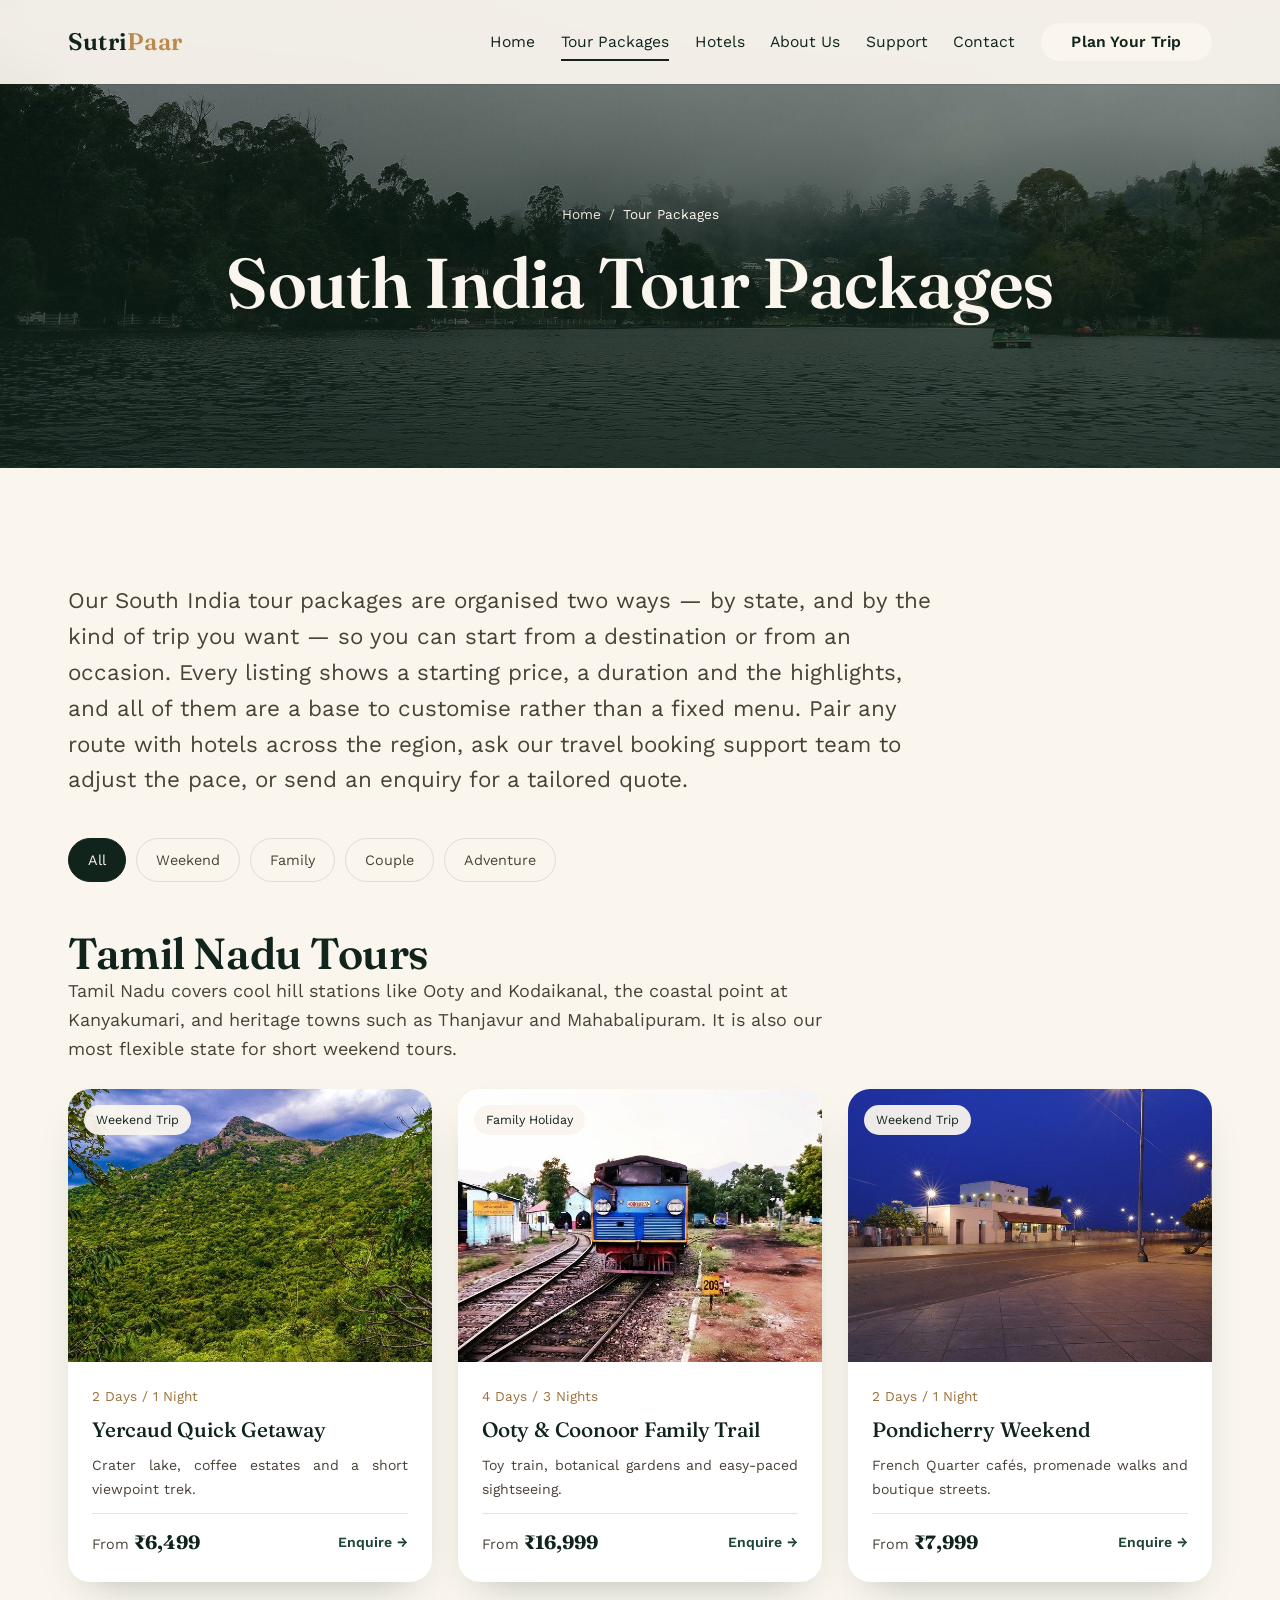
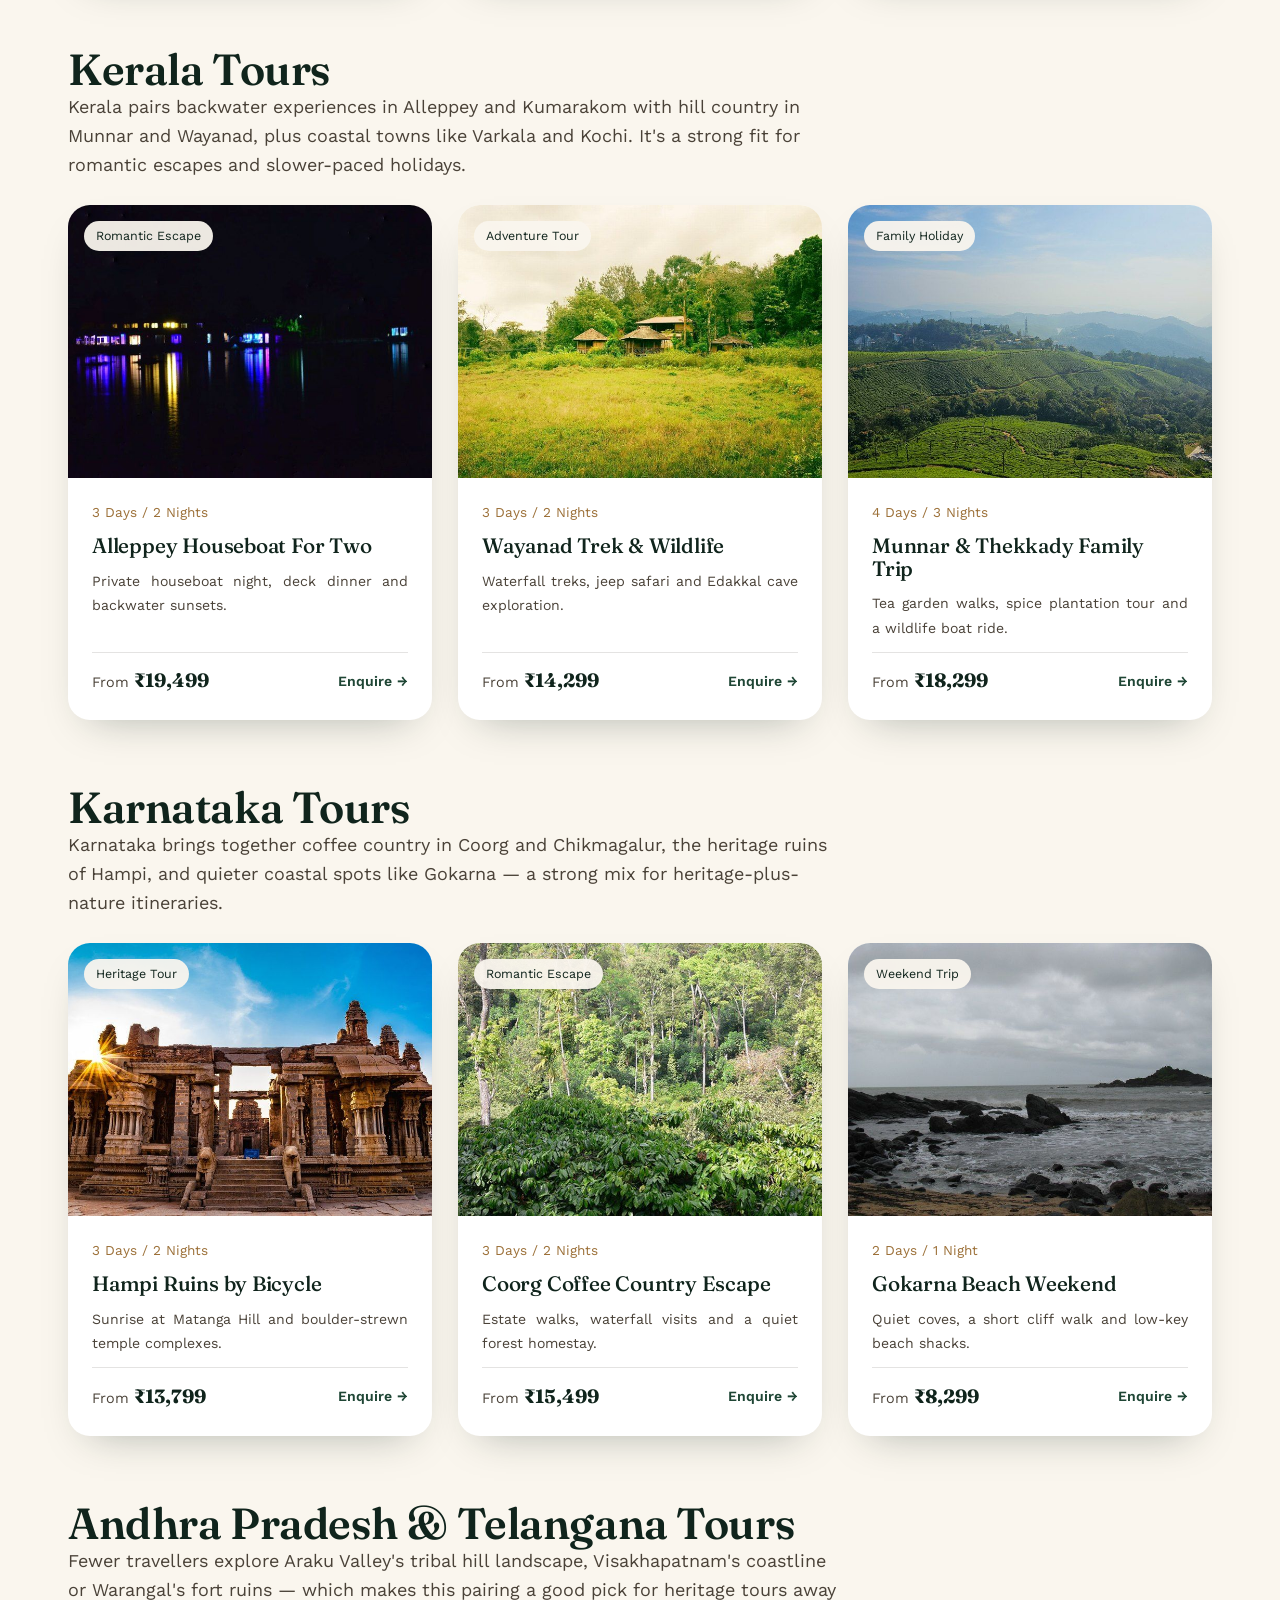
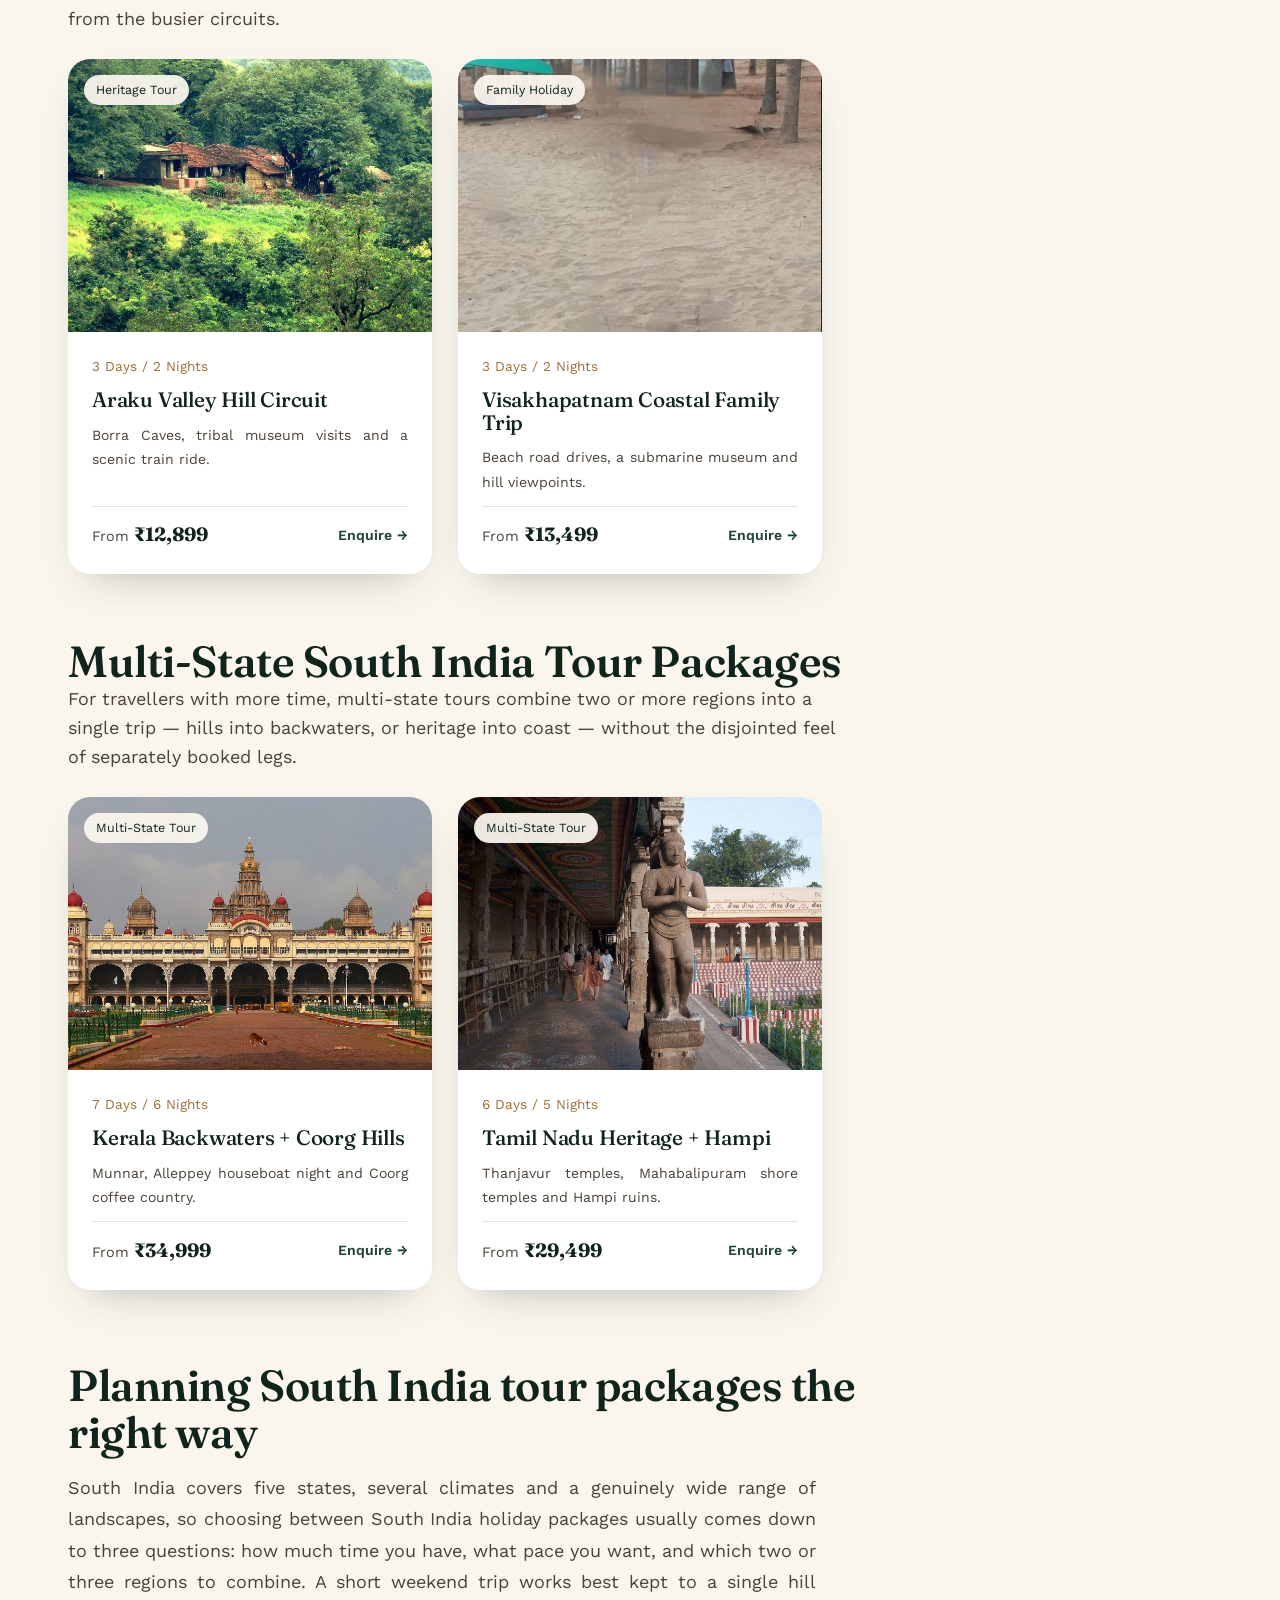
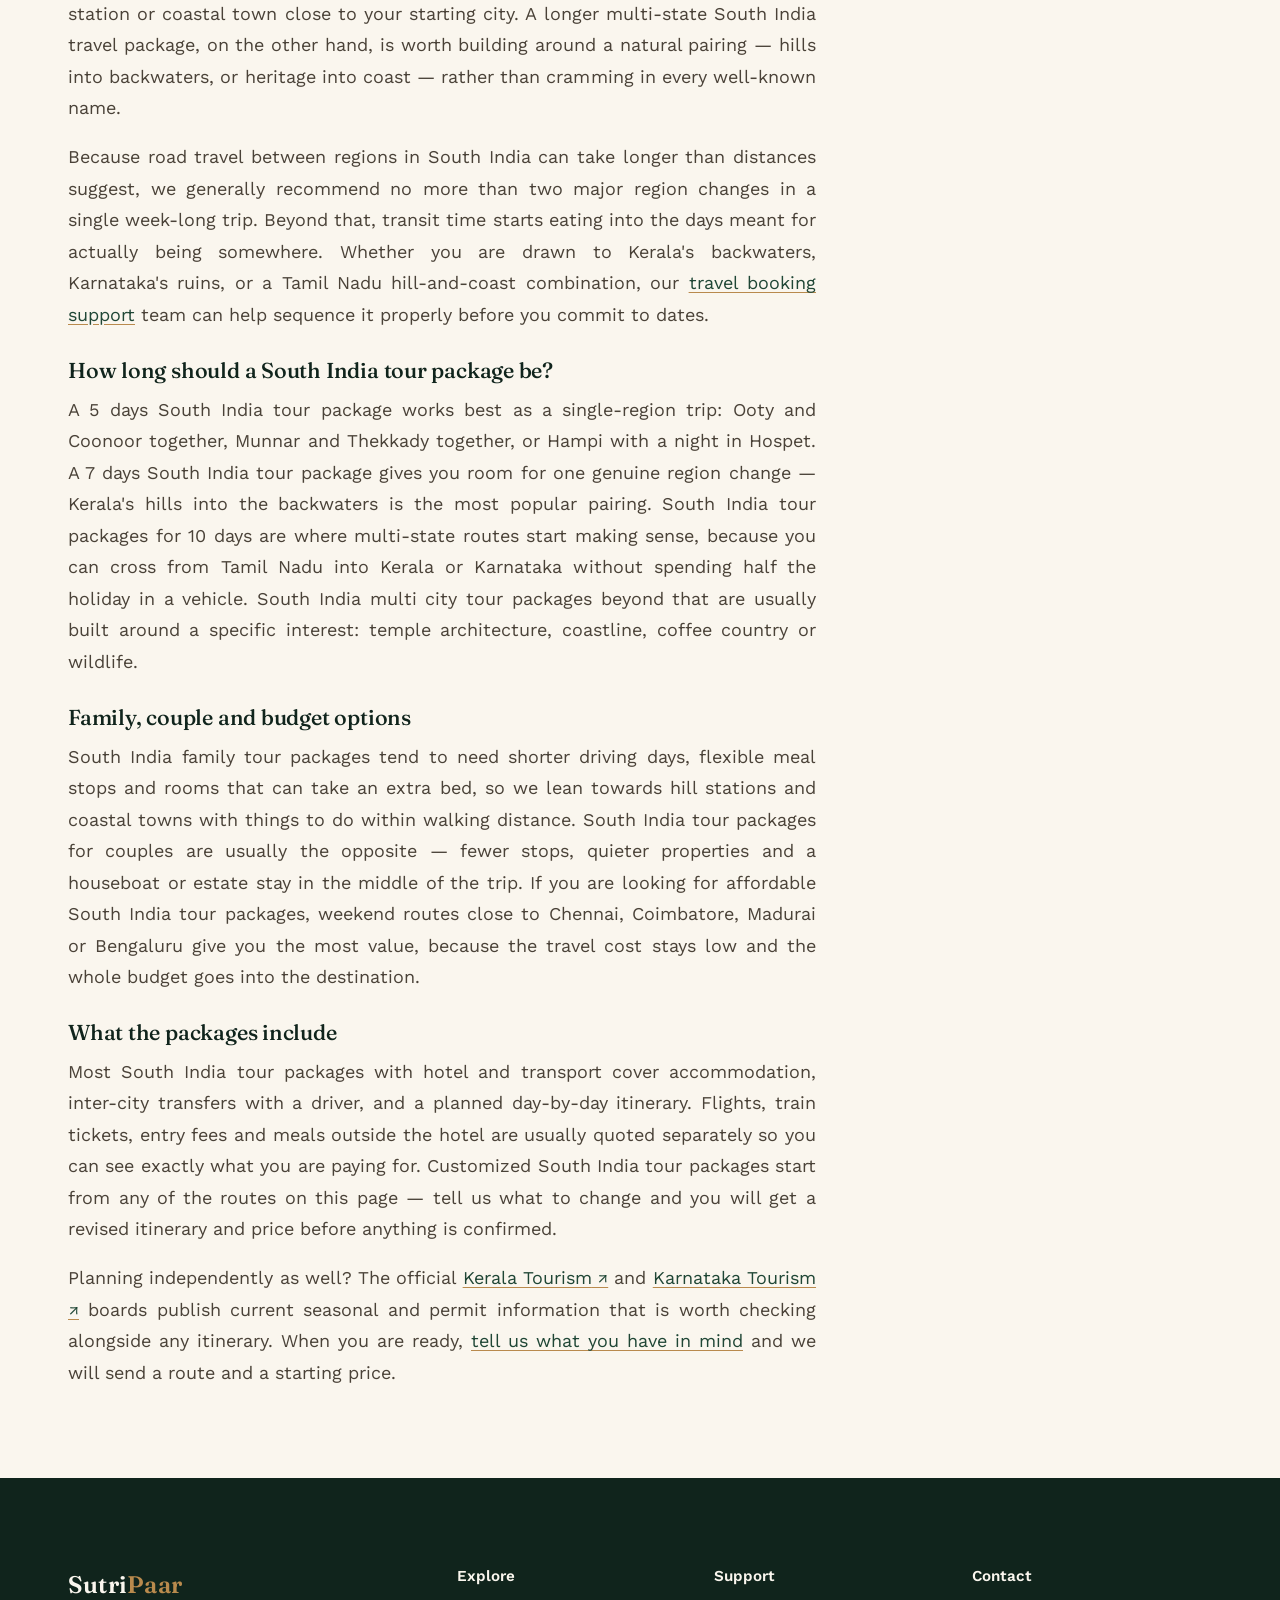
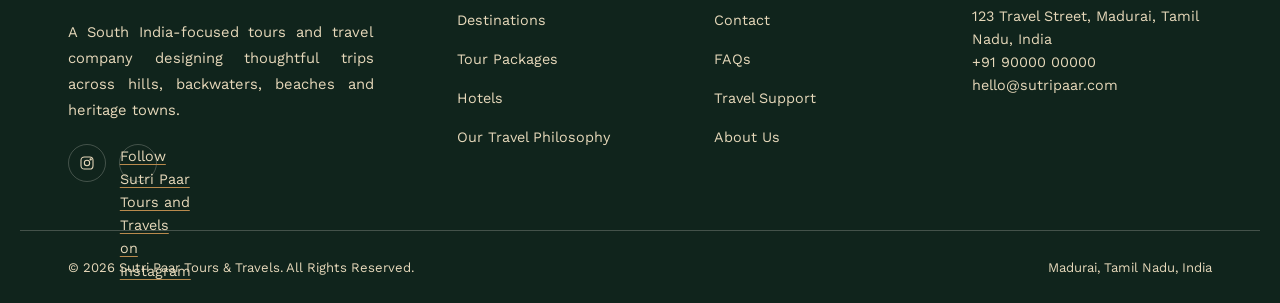
<file: tour-packages.html>
<!DOCTYPE html>
<html lang="en-IN">
<head>
<meta charset="UTF-8">
<meta name="viewport" content="width=device-width, initial-scale=1.0">
<meta name="robots" content="index, follow, max-image-preview:large, max-snippet:-1, max-video-preview:-1">
<meta name="author" content="Sutri Paar Tours and Travels">
<meta name="theme-color" content="#10241c">
<title>South India Tour Packages | Sutri Paar Tours</title>
<meta name="description" content="Compare South India tour packages for families, couples and weekend trips: 5, 7 and 10 day itineraries with hotels and transport included.">
<link rel="canonical" href="https://www.sutripaar.com/tour-packages.html">
<!-- Focus keyword: South India Tour Packages -->
<meta name="keywords" content="South India tour packages, South India travel packages, South India holiday packages, South India family tour packages">

<meta property="og:type" content="website">
<meta property="og:locale" content="en_IN">
<meta property="og:title" content="South India Tour Packages | Sutri Paar Tours">
<meta property="og:description" content="Compare South India tour packages for families, couples and weekend trips: 5, 7 and 10 day itineraries with hotels and transport included.">
<meta property="og:site_name" content="Sutri Paar Tours and Travels">
<meta property="og:url" content="https://www.sutripaar.com/tour-packages.html">
<meta property="og:image" content="https://www.sutripaar.com/assets/images/hero/packages-page-kodaikanal-lake.jpg">
<meta property="og:image:alt" content="Kodaikanal Lake ringed by mist and hills in Tamil Nadu">
<meta name="twitter:card" content="summary_large_image">
<meta name="twitter:title" content="South India Tour Packages | Sutri Paar Tours">
<meta name="twitter:description" content="Compare South India tour packages for families, couples and weekend trips: 5, 7 and 10 day itineraries with hotels and transport included.">

<link rel="icon" href="assets/images/favicon.svg" type="image/svg+xml">
<link rel="preconnect" href="https://fonts.googleapis.com">
<link rel="preconnect" href="https://fonts.gstatic.com" crossorigin>
<link href="https://fonts.googleapis.com/css2?family=Fraunces:opsz,wght@9..144,500;9..144,600&family=Work+Sans:wght@400;500;600&display=swap" rel="stylesheet">
<link rel="stylesheet" href="assets/css/style.css">
<link rel="stylesheet" href="assets/css/responsive.css">
<link rel="stylesheet" href="assets/css/animations.css">

<script type="application/ld+json">
{
  "@context": "https://schema.org",
  "@type": "BreadcrumbList",
  "itemListElement": [
    {"@type": "ListItem", "position": 1, "name": "Home", "item": "https://www.sutripaar.com/"},
    {"@type": "ListItem", "position": 2, "name": "Tour Packages", "item": "https://www.sutripaar.com/tour-packages.html"}
  ]
}
</script>
</head>
<body>
<a class="skip-link" href="#main">Skip to content</a>
<div class="scroll-progress" aria-hidden="true"></div>

<header class="site-header is-solid">
  <div class="container">
    <a href="index.html" class="brand-mark">Sutri<span>Paar</span></a>
    <nav class="main-nav" aria-label="Primary">
      <a href="index.html">Home</a>
      <a href="tour-packages.html" class="is-active" aria-current="page">Tour Packages</a>
      <a href="hotels.html">Hotels</a>
      <a href="about-us.html">About Us</a>
      <a href="support.html">Support</a>
      <a href="contact.html">Contact</a>
      <a href="contact.html" class="btn btn-light">Plan Your Trip</a>
    </nav>
    <button class="nav-toggle" aria-label="Toggle navigation menu" aria-expanded="false">
      <span></span><span></span><span></span>
    </button>
  </div>
</header>
<div class="nav-scrim"></div>

<main id="main">
  <section class="page-hero">
    <img class="page-hero-img" src="assets/images/hero/packages-page-kodaikanal-lake.jpg" alt="Kodaikanal lake ringed by mist and pine forest, a favourite stop on South India tour packages" width="1800" height="1000" fetchpriority="high" decoding="async">
    <div class="container">
      <nav class="breadcrumbs" aria-label="Breadcrumb">
        <a href="index.html">Home</a> <span aria-hidden="true">/</span> <span aria-current="page">Tour Packages</span>
      </nav>
      <h1>South India Tour Packages</h1>
    </div>
  </section>

  <section class="section-pad">
    <div class="container">
      <p class="lede" style="margin-bottom: 2.5rem;">Our South India tour packages are organised two ways &mdash; by state, and by the kind of trip you want &mdash; so you can start from a destination or from an occasion. Every listing shows a starting price, a duration and the highlights, and all of them are a base to customise rather than a fixed menu. Pair any route with <a href="hotels.html" class="inline-link">hotels across the region</a>, ask our <a href="support.html" class="inline-link">travel booking support</a> team to adjust the pace, or <a href="contact.html" class="inline-link">send an enquiry</a> for a tailored quote.</p>

      <div class="pkg-tabs" role="tablist" aria-label="Filter packages by type">
        <button class="pkg-tab is-active" data-pkg-filter="all">All</button>
        <button class="pkg-tab" data-pkg-filter="weekend">Weekend</button>
        <button class="pkg-tab" data-pkg-filter="family">Family</button>
        <button class="pkg-tab" data-pkg-filter="romantic">Couple</button>
        <button class="pkg-tab" data-pkg-filter="adventure">Adventure</button>
      </div>

      <!-- TAMIL NADU -->
      <div id="tamil-nadu" style="margin-top: 3rem;">
        <h2>Tamil Nadu Tours</h2>
        <p style="color:var(--ink-700); max-width:70ch; margin-bottom:1.6rem;">Tamil Nadu covers cool hill stations like Ooty and Kodaikanal, the coastal point at Kanyakumari, and heritage towns such as Thanjavur and Mahabalipuram. It is also our most flexible state for short weekend tours.</p>
        <div class="pkg-grid" data-reveal-group="tn">
          <article class="pkg-card" data-pkg-cat="weekend" data-reveal="up" id="weekend">
            <div class="pkg-media"><span class="pkg-tag">Weekend Trip</span><img src="assets/images/packages/yercaud-hill-station.jpg" alt="The Shevaroy hills around the Yercaud hill station, Tamil Nadu" loading="lazy" width="700" height="525"></div>
            <div class="pkg-body">
              <span class="pkg-duration">2 Days / 1 Night</span>
              <h3 class="pkg-name">Yercaud Quick Getaway</h3>
              <p class="pkg-highlights">Crater lake, coffee estates and a short viewpoint trek.</p>
              <div class="pkg-foot"><span class="pkg-price">From <strong>&#8377;6,499</strong></span><a href="contact.html" class="pkg-cta">Enquire <span class="btn-arrow">&rarr;</span></a></div>
            </div>
          </article>
          <article class="pkg-card" data-pkg-cat="family" data-reveal="up" id="family">
            <div class="pkg-media"><span class="pkg-tag">Family Holiday</span><img src="assets/images/packages/ooty-coonoor-toy-train.jpg" alt="Tea slopes and hills between Ooty and Coonoor in the Nilgiris, Tamil Nadu" loading="lazy" width="700" height="525"></div>
            <div class="pkg-body">
              <span class="pkg-duration">4 Days / 3 Nights</span>
              <h3 class="pkg-name">Ooty & Coonoor Family Trail</h3>
              <p class="pkg-highlights">Toy train, botanical gardens and easy-paced sightseeing.</p>
              <div class="pkg-foot"><span class="pkg-price">From <strong>&#8377;16,999</strong></span><a href="contact.html" class="pkg-cta">Enquire <span class="btn-arrow">&rarr;</span></a></div>
            </div>
          </article>
          <article class="pkg-card" data-pkg-cat="weekend" data-reveal="up">
            <div class="pkg-media"><span class="pkg-tag">Weekend Trip</span><img src="assets/images/packages/pondicherry-promenade-beach.jpg" alt="The seafront Promenade Beach at Pondicherry" loading="lazy" width="700" height="525"></div>
            <div class="pkg-body">
              <span class="pkg-duration">2 Days / 1 Night</span>
              <h3 class="pkg-name">Pondicherry Weekend</h3>
              <p class="pkg-highlights">French Quarter cafés, promenade walks and boutique streets.</p>
              <div class="pkg-foot"><span class="pkg-price">From <strong>&#8377;7,999</strong></span><a href="contact.html" class="pkg-cta">Enquire <span class="btn-arrow">&rarr;</span></a></div>
            </div>
          </article>
        </div>
      </div>

      <!-- KERALA -->
      <div id="kerala" style="margin-top: 4rem;">
        <h2>Kerala Tours</h2>
        <p style="color:var(--ink-700); max-width:70ch; margin-bottom:1.6rem;">Kerala pairs backwater experiences in Alleppey and Kumarakom with hill country in Munnar and Wayanad, plus coastal towns like Varkala and Kochi. It's a strong fit for romantic escapes and slower-paced holidays.</p>
        <div class="pkg-grid" data-reveal-group="kl">
          <article class="pkg-card" data-pkg-cat="romantic" data-reveal="up" id="romantic">
            <div class="pkg-media"><span class="pkg-tag">Romantic Escape</span><img src="assets/images/packages/alleppey-backwater-sunset.jpg" alt="Houseboat lit up on the Alleppey backwaters after sunset, Kerala" loading="lazy" width="700" height="525"></div>
            <div class="pkg-body">
              <span class="pkg-duration">3 Days / 2 Nights</span>
              <h3 class="pkg-name">Alleppey Houseboat For Two</h3>
              <p class="pkg-highlights">Private houseboat night, deck dinner and backwater sunsets.</p>
              <div class="pkg-foot"><span class="pkg-price">From <strong>&#8377;19,499</strong></span><a href="contact.html" class="pkg-cta">Enquire <span class="btn-arrow">&rarr;</span></a></div>
            </div>
          </article>
          <article class="pkg-card" data-pkg-cat="adventure" data-reveal="up" id="adventure">
            <div class="pkg-media"><span class="pkg-tag">Adventure Tour</span><img src="assets/images/packages/wayanad-forest-trail.jpg" alt="Dense forest cover in Wayanad, Kerala" loading="lazy" width="700" height="525"></div>
            <div class="pkg-body">
              <span class="pkg-duration">3 Days / 2 Nights</span>
              <h3 class="pkg-name">Wayanad Trek & Wildlife</h3>
              <p class="pkg-highlights">Waterfall treks, jeep safari and Edakkal cave exploration.</p>
              <div class="pkg-foot"><span class="pkg-price">From <strong>&#8377;14,299</strong></span><a href="contact.html" class="pkg-cta">Enquire <span class="btn-arrow">&rarr;</span></a></div>
            </div>
          </article>
          <article class="pkg-card" data-pkg-cat="family" data-reveal="up">
            <div class="pkg-media"><span class="pkg-tag">Family Holiday</span><img src="assets/images/packages/munnar-family-hills.jpg" alt="Tea-covered slopes in the hills around Munnar, Kerala" loading="lazy" width="700" height="525"></div>
            <div class="pkg-body">
              <span class="pkg-duration">4 Days / 3 Nights</span>
              <h3 class="pkg-name">Munnar & Thekkady Family Trip</h3>
              <p class="pkg-highlights">Tea garden walks, spice plantation tour and a wildlife boat ride.</p>
              <div class="pkg-foot"><span class="pkg-price">From <strong>&#8377;18,299</strong></span><a href="contact.html" class="pkg-cta">Enquire <span class="btn-arrow">&rarr;</span></a></div>
            </div>
          </article>
        </div>
      </div>

      <!-- KARNATAKA -->
      <div id="karnataka" style="margin-top: 4rem;">
        <h2>Karnataka Tours</h2>
        <p style="color:var(--ink-700); max-width:70ch; margin-bottom:1.6rem;">Karnataka brings together coffee country in Coorg and Chikmagalur, the heritage ruins of Hampi, and quieter coastal spots like Gokarna — a strong mix for heritage-plus-nature itineraries.</p>
        <div class="pkg-grid" data-reveal-group="ka">
          <article class="pkg-card" data-pkg-cat="adventure" data-reveal="up" id="heritage">
            <div class="pkg-media"><span class="pkg-tag">Heritage Tour</span><img src="assets/images/packages/hampi-vittala-temple.jpg" alt="Carved stone pillars at Vittala Temple in Hampi, Karnataka" loading="lazy" width="700" height="525"></div>
            <div class="pkg-body">
              <span class="pkg-duration">3 Days / 2 Nights</span>
              <h3 class="pkg-name">Hampi Ruins by Bicycle</h3>
              <p class="pkg-highlights">Sunrise at Matanga Hill and boulder-strewn temple complexes.</p>
              <div class="pkg-foot"><span class="pkg-price">From <strong>&#8377;13,799</strong></span><a href="contact.html" class="pkg-cta">Enquire <span class="btn-arrow">&rarr;</span></a></div>
            </div>
          </article>
          <article class="pkg-card" data-pkg-cat="romantic" data-reveal="up">
            <div class="pkg-media"><span class="pkg-tag">Romantic Escape</span><img src="assets/images/packages/coorg-coffee-plantation.jpg" alt="Coffee plants growing under shade trees in the Coorg hills, Karnataka" loading="lazy" width="700" height="525"></div>
            <div class="pkg-body">
              <span class="pkg-duration">3 Days / 2 Nights</span>
              <h3 class="pkg-name">Coorg Coffee Country Escape</h3>
              <p class="pkg-highlights">Estate walks, waterfall visits and a quiet forest homestay.</p>
              <div class="pkg-foot"><span class="pkg-price">From <strong>&#8377;15,499</strong></span><a href="contact.html" class="pkg-cta">Enquire <span class="btn-arrow">&rarr;</span></a></div>
            </div>
          </article>
          <article class="pkg-card" data-pkg-cat="weekend" data-reveal="up">
            <div class="pkg-media"><span class="pkg-tag">Weekend Trip</span><img src="assets/images/packages/gokarna-om-beach.jpg" alt="The curved bays of Om Beach at Gokarna, Karnataka" loading="lazy" width="700" height="525"></div>
            <div class="pkg-body">
              <span class="pkg-duration">2 Days / 1 Night</span>
              <h3 class="pkg-name">Gokarna Beach Weekend</h3>
              <p class="pkg-highlights">Quiet coves, a short cliff walk and low-key beach shacks.</p>
              <div class="pkg-foot"><span class="pkg-price">From <strong>&#8377;8,299</strong></span><a href="contact.html" class="pkg-cta">Enquire <span class="btn-arrow">&rarr;</span></a></div>
            </div>
          </article>
        </div>
      </div>

      <!-- ANDHRA PRADESH & TELANGANA -->
      <div id="andhra-telangana" style="margin-top: 4rem;">
        <h2>Andhra Pradesh & Telangana Tours</h2>
        <p style="color:var(--ink-700); max-width:70ch; margin-bottom:1.6rem;">Fewer travellers explore Araku Valley's tribal hill landscape, Visakhapatnam's coastline or Warangal's fort ruins — which makes this pairing a good pick for heritage tours away from the busier circuits.</p>
        <div class="pkg-grid" data-reveal-group="ap">
          <article class="pkg-card" data-pkg-cat="adventure" data-reveal="up">
            <div class="pkg-media"><span class="pkg-tag">Heritage Tour</span><img src="assets/images/packages/araku-valley.jpg" alt="Green valley floor and surrounding hills at Araku Valley, Andhra Pradesh" loading="lazy" width="700" height="525"></div>
            <div class="pkg-body">
              <span class="pkg-duration">3 Days / 2 Nights</span>
              <h3 class="pkg-name">Araku Valley Hill Circuit</h3>
              <p class="pkg-highlights">Borra Caves, tribal museum visits and a scenic train ride.</p>
              <div class="pkg-foot"><span class="pkg-price">From <strong>&#8377;12,899</strong></span><a href="contact.html" class="pkg-cta">Enquire <span class="btn-arrow">&rarr;</span></a></div>
            </div>
          </article>
          <article class="pkg-card" data-pkg-cat="family" data-reveal="up">
            <div class="pkg-media"><span class="pkg-tag">Family Holiday</span><img src="assets/images/packages/visakhapatnam-rk-beach.jpg" alt="RK Beach along the coast at Visakhapatnam, Andhra Pradesh" loading="lazy" width="700" height="525"></div>
            <div class="pkg-body">
              <span class="pkg-duration">3 Days / 2 Nights</span>
              <h3 class="pkg-name">Visakhapatnam Coastal Family Trip</h3>
              <p class="pkg-highlights">Beach road drives, a submarine museum and hill viewpoints.</p>
              <div class="pkg-foot"><span class="pkg-price">From <strong>&#8377;13,499</strong></span><a href="contact.html" class="pkg-cta">Enquire <span class="btn-arrow">&rarr;</span></a></div>
            </div>
          </article>
        </div>
      </div>

      <!-- MULTI-STATE -->
      <div id="multi-state" style="margin-top: 4rem;">
        <h2>Multi-State South India Tour Packages</h2>
        <p style="color:var(--ink-700); max-width:70ch; margin-bottom:1.6rem;">For travellers with more time, multi-state tours combine two or more regions into a single trip — hills into backwaters, or heritage into coast — without the disjointed feel of separately booked legs.</p>
        <div class="pkg-grid" data-reveal-group="ms">
          <article class="pkg-card" data-pkg-cat="adventure" data-reveal="up">
            <div class="pkg-media"><span class="pkg-tag">Multi-State Tour</span><img src="assets/images/packages/mysuru-palace-circuit.jpg" alt="Mysore Palace in morning light at Mysuru, Karnataka" loading="lazy" width="700" height="525"></div>
            <div class="pkg-body">
              <span class="pkg-duration">7 Days / 6 Nights</span>
              <h3 class="pkg-name">Kerala Backwaters + Coorg Hills</h3>
              <p class="pkg-highlights">Munnar, Alleppey houseboat night and Coorg coffee country.</p>
              <div class="pkg-foot"><span class="pkg-price">From <strong>&#8377;34,999</strong></span><a href="contact.html" class="pkg-cta">Enquire <span class="btn-arrow">&rarr;</span></a></div>
            </div>
          </article>
          <article class="pkg-card" data-pkg-cat="family" data-reveal="up">
            <div class="pkg-media"><span class="pkg-tag">Multi-State Tour</span><img src="assets/images/packages/madurai-meenakshi-temple-circuit.jpg" alt="Painted gopuram towers of Meenakshi Temple in Madurai, Tamil Nadu" loading="lazy" width="700" height="525"></div>
            <div class="pkg-body">
              <span class="pkg-duration">6 Days / 5 Nights</span>
              <h3 class="pkg-name">Tamil Nadu Heritage + Hampi</h3>
              <p class="pkg-highlights">Thanjavur temples, Mahabalipuram shore temples and Hampi ruins.</p>
              <div class="pkg-foot"><span class="pkg-price">From <strong>&#8377;29,499</strong></span><a href="contact.html" class="pkg-cta">Enquire <span class="btn-arrow">&rarr;</span></a></div>
            </div>
          </article>
        </div>
      </div>

      <!-- SEO PROSE -->
      <div class="prose" style="margin-top: 4.5rem; max-width: 78ch;">
        <h2>Planning South India tour packages the right way</h2>
        <p>South India covers five states, several climates and a genuinely wide range of landscapes, so choosing between South India holiday packages usually comes down to three questions: how much time you have, what pace you want, and which two or three regions to combine. A short weekend trip works best kept to a single hill station or coastal town close to your starting city. A longer multi-state South India travel package, on the other hand, is worth building around a natural pairing &mdash; hills into backwaters, or heritage into coast &mdash; rather than cramming in every well-known name.</p>
        <p>Because road travel between regions in South India can take longer than distances suggest, we generally recommend no more than two major region changes in a single week-long trip. Beyond that, transit time starts eating into the days meant for actually being somewhere. Whether you are drawn to Kerala's backwaters, Karnataka's ruins, or a Tamil Nadu hill-and-coast combination, our <a href="support.html" class="inline-link">travel booking support</a> team can help sequence it properly before you commit to dates.</p>

        <h3>How long should a South India tour package be?</h3>
        <p>A 5 days South India tour package works best as a single-region trip: Ooty and Coonoor
        together, Munnar and Thekkady together, or Hampi with a night in Hospet. A 7 days South India
        tour package gives you room for one genuine region change &mdash; Kerala's hills into the
        backwaters is the most popular pairing. South India tour packages for 10 days are where
        multi-state routes start making sense, because you can cross from Tamil Nadu into Kerala or
        Karnataka without spending half the holiday in a vehicle. South India multi city tour packages
        beyond that are usually built around a specific interest: temple architecture, coastline,
        coffee country or wildlife.</p>

        <h3>Family, couple and budget options</h3>
        <p>South India family tour packages tend to need shorter driving days, flexible meal stops and
        rooms that can take an extra bed, so we lean towards hill stations and coastal towns with
        things to do within walking distance. South India tour packages for couples are usually the
        opposite &mdash; fewer stops, quieter properties and a houseboat or estate stay in the middle
        of the trip. If you are looking for affordable South India tour packages, weekend routes close
        to Chennai, Coimbatore, Madurai or Bengaluru give you the most value, because the travel cost
        stays low and the whole budget goes into the destination.</p>

        <h3>What the packages include</h3>
        <p>Most South India tour packages with hotel and transport cover accommodation, inter-city
        transfers with a driver, and a planned day-by-day itinerary. Flights, train tickets, entry
        fees and meals outside the hotel are usually quoted separately so you can see exactly what you
        are paying for. Customized South India tour packages start from any of the routes on this page
        &mdash; tell us what to change and you will get a revised itinerary and price before anything
        is confirmed.</p>

        <p>Planning independently as well? The official
        <a href="https://www.keralatourism.org/" class="inline-link" target="_blank" rel="noopener noreferrer">Kerala
        Tourism</a> and
        <a href="https://www.karnatakatourism.org/" class="inline-link" target="_blank" rel="noopener noreferrer">Karnataka
        Tourism</a> boards publish current seasonal and permit information that is worth checking
        alongside any itinerary. When you are ready,
        <a href="contact.html" class="inline-link">tell us what you have in mind</a> and we will send a
        route and a starting price.</p>
      </div>
    </div>
  </section>
</main>

<footer class="site-footer">
  <div class="container footer-grid">
    <div class="footer-brand">
      <a href="index.html" class="brand-mark">Sutri<span>Paar</span></a>
      <p>A South India-focused tours and travel company designing thoughtful trips across hills, backwaters, beaches and heritage towns.</p>
      <div class="footer-social">
        <a class="footer-social-icon" href="https://www.instagram.com/sutripaar_tours/" target="_blank" rel="noopener noreferrer" aria-label="Follow Sutri Paar Tours and Travels on Instagram"><svg width="16" height="16" viewBox="0 0 24 24" fill="none" stroke="currentColor" stroke-width="1.6" aria-hidden="true" focusable="false"><rect x="3" y="3" width="18" height="18" rx="5"/><circle cx="12" cy="12" r="4"/><circle cx="17.5" cy="6.5" r="1"/></svg></a>
        <a class="footer-social-label" href="https://www.instagram.com/sutripaar_tours/" target="_blank" rel="noopener noreferrer">Follow Sutri Paar Tours and Travels on Instagram</a>
      </div>
    </div>
    <div class="footer-col">
      <h2>Explore</h2>
      <ul>
        <li><a href="index.html#destinations">Destinations</a></li>
        <li><a href="tour-packages.html">Tour Packages</a></li>
        <li><a href="hotels.html">Hotels</a></li>
        <li><a href="about.html">Our Travel Philosophy</a></li>
      </ul>
    </div>
    <div class="footer-col">
      <h2>Support</h2>
      <ul>
        <li><a href="contact.html">Contact</a></li>
        <li><a href="support.html#faq">FAQs</a></li>
        <li><a href="support.html">Travel Support</a></li>
        <li><a href="about-us.html">About Us</a></li>
      </ul>
    </div>
    <div class="footer-col">
      <h2>Contact</h2>
      <address>
        123 Travel Street, Madurai, Tamil Nadu, India<br>
        <a href="tel:+919000000000">+91 90000 00000</a><br>
        <a href="mailto:hello@sutripaar.com">hello@sutripaar.com</a>
      </address>
    </div>
  </div>
  <div class="container footer-bottom">
    <span>&copy; 2026 Sutri Paar Tours & Travels. All Rights Reserved.</span>
    <span>Madurai, Tamil Nadu, India</span>
  </div>
</footer>

<button class="back-to-top" aria-label="Back to top">
  <svg width="18" height="18" viewBox="0 0 24 24" fill="none" stroke="currentColor" stroke-width="2"><path d="M12 19V5M5 12l7-7 7 7"/></svg>
</button>

<script src="assets/js/main.js"></script>
<script src="assets/js/animations.js"></script>
</body>
</html>
</file>
<file: assets/css/style.css>
/* ==========================================================================
   SUTRI PAAR — Core Stylesheet
   Design language: editorial South Indian travel journal.
   Palette: deep forest, sun-bleached sand, brass accent, warm charcoal ink.
   ========================================================================== */

:root {
  /* ---- Color tokens ---- */
  --forest-950: #10241c;
  --forest-900: #163429;
  --forest-800: #1f4635;
  --forest-700: #2c5c46;
  --sand-100: #faf6ee;
  --sand-200: #f1e8d6;
  --sand-300: #e6d8ba;
  --clay-500: #b98a4d;
  --clay-600: #9c7038;
  --ink-900: #211d17;
  --ink-700: #4a4238;
  --ink-500: #756a5b;
  --line: rgba(33, 29, 23, 0.12);
  --line-light: rgba(250, 246, 238, 0.22);
  --white: #ffffff;

  /* ---- Type ---- */
  --font-display: "Fraunces", "Iowan Old Style", Georgia, serif;
  --font-body: "Work Sans", "Segoe UI", Helvetica, Arial, sans-serif;

  /* ---- Scale ---- */
  --step-0: clamp(1rem, 0.94rem + 0.28vw, 1.125rem);
  --step-1: clamp(1.2rem, 1.1rem + 0.4vw, 1.4rem);
  --step-2: clamp(1.5rem, 1.32rem + 0.7vw, 1.9rem);
  --step-3: clamp(2rem, 1.68rem + 1.3vw, 2.75rem);
  --step-4: clamp(2.6rem, 2.05rem + 2.2vw, 4rem);
  --step-5: clamp(3.4rem, 2.5rem + 3.6vw, 5.6rem);

  /* ---- Layout ---- */
  --content-max: 1240px;
  --gutter: clamp(1.25rem, 4vw, 3rem);
  --radius-sm: 4px;
  --radius-md: 10px;
  --radius-lg: 22px;
  --shadow-card: 0 18px 40px -22px rgba(16, 36, 28, 0.35);
  --shadow-lift: 0 26px 60px -20px rgba(16, 36, 28, 0.45);
  --ease: cubic-bezier(0.22, 1, 0.36, 1);
  --header-h: 84px;
}
/* ---- Reset ---- */
*, *::before, *::after { box-sizing: border-box; }
html { scroll-behavior: smooth; }
@media (prefers-reduced-motion: reduce) {
  html { scroll-behavior: auto; }
  *, *::before, *::after {
    animation-duration: 0.001ms !important;
    animation-iteration-count: 1 !important;
    transition-duration: 0.001ms !important;
    scroll-behavior: auto !important;
  }
}
body, h1, h2, h3, h4, p, figure, blockquote { margin: 0; }
ul, ol { margin: 0; padding: 0; list-style: none; }
img { max-width: 100%; display: block; }
a { color: inherit; text-decoration: none; }
button { font: inherit; color: inherit; background: none; border: none; cursor: pointer; }
input, textarea, select { font: inherit; color: inherit; }
address { font-style: normal; }
body {
  font-family: var(--font-body);
  background: var(--sand-100);
  color: var(--ink-900);
  font-size: var(--step-0);
  line-height: 1.6;
  -webkit-font-smoothing: antialiased;
  overflow-x: hidden;
}
h1, h2, h3 { font-family: var(--font-display); font-weight: 600; line-height: 1.08; letter-spacing: -0.01em; color: var(--forest-950); }
h1 { font-size: var(--step-5); }
h2 { font-size: var(--step-3); }
h3 { font-size: var(--step-2); font-weight: 500; }
p.lede { font-size: var(--step-1); color: var(--ink-700); max-width: 62ch; }
.container {
  max-width: var(--content-max);
  margin-inline: auto;
  padding-inline: var(--gutter);
}
.eyebrow-line {
  display: flex;
  align-items: center;
  gap: 0.7rem;
  color: var(--clay-600);
  font-size: 0.92rem;
  margin-bottom: 0.9rem;
}
.eyebrow-line::before {
  content: "";
  width: 30px;
  height: 1.5px;
  background: var(--clay-500);
}
section { position: relative; }
.section-pad { padding-block: clamp(4rem, 9vw, 7.5rem); }
:focus-visible {
  outline: 2.5px solid var(--clay-500);
  outline-offset: 3px;
  border-radius: 3px;
}
/* ---- Skip link ---- */
.skip-link {
  position: absolute;
  left: -999px;
  top: 0;
  background: var(--forest-950);
  color: var(--sand-100);
  padding: 0.9rem 1.4rem;
  z-index: 999;
  border-radius: 0 0 8px 0;
}
.skip-link:focus { left: 0; }
/* ---- Buttons ---- */
.btn {
  display: inline-flex;
  align-items: center;
  gap: 0.6rem;
  padding: 0.95rem 1.9rem;
  border-radius: 999px;
  font-size: 0.98rem;
  font-weight: 600;
  letter-spacing: 0.01em;
  transition: transform 0.4s var(--ease), background 0.3s var(--ease), color 0.3s var(--ease), box-shadow 0.3s var(--ease);
  cursor: pointer;
}
.btn:hover { transform: translateY(-2px); }
.btn-primary { background: var(--clay-500); color: var(--sand-100); box-shadow: 0 14px 30px -12px rgba(185, 138, 77, 0.65); }
.btn-primary:hover { background: var(--clay-600); }
.btn-ghost { background: transparent; color: inherit; border: 1.5px solid currentColor; }
.btn-ghost:hover { background: var(--forest-950); color: var(--sand-100); border-color: var(--forest-950); }
.btn-light { background: var(--sand-100); color: var(--forest-950); }
.btn-light:hover { background: var(--white); }
.btn-arrow { transition: transform 0.35s var(--ease); }
.btn:hover .btn-arrow { transform: translateX(4px); }
/* ==========================================================================
   HEADER
   ========================================================================== */
.site-header {
  position: fixed;
  top: 0; left: 0; right: 0;
  z-index: 500;
  height: var(--header-h);
  display: flex;
  align-items: center;
  transition: background 0.45s var(--ease), box-shadow 0.45s var(--ease), height 0.45s var(--ease);
}
.site-header .container { display: flex; align-items: center; justify-content: space-between; width: 100%; }
.site-header.is-transparent { background: transparent; }
.site-header.is-solid {
  background: rgba(250, 246, 238, 0.94);
  backdrop-filter: blur(10px);
  box-shadow: 0 1px 0 var(--line);
}
.site-header.is-solid .brand-mark, .site-header.is-solid .main-nav a, .site-header.is-solid .nav-toggle span { color: var(--forest-950); }
.site-header.is-transparent .brand-mark, .site-header.is-transparent .main-nav a, .site-header.is-transparent .nav-toggle span { color: var(--sand-100); }
.brand-mark {
  font-family: var(--font-display);
  font-size: 1.5rem;
  font-weight: 600;
  letter-spacing: 0.01em;
}
.brand-mark span { color: var(--clay-500); }
.main-nav { display: flex; align-items: center; gap: clamp(1.2rem, 2vw, 2.3rem); }
.main-nav a {
  position: relative;
  font-size: 0.98rem;
  padding-block: 6px;
}
.main-nav a:not(.btn)::after {
  content: "";
  position: absolute;
  left: 0; right: 100%;
  bottom: 0;
  height: 1.5px;
  background: currentColor;
  transition: right 0.35s var(--ease);
}
.main-nav a:not(.btn):hover::after, .main-nav a:not(.btn).is-active::after { right: 0; }
.nav-toggle {
  display: none;
  flex-direction: column;
  gap: 5px;
  width: 30px;
  z-index: 600;
}
.nav-toggle span { display: block; height: 2px; width: 100%; background: currentColor; transition: transform 0.35s var(--ease), opacity 0.35s var(--ease); }
.nav-toggle[aria-expanded="true"] span:nth-child(1) { transform: translateY(7px) rotate(45deg); }
.nav-toggle[aria-expanded="true"] span:nth-child(2) { opacity: 0; }
.nav-toggle[aria-expanded="true"] span:nth-child(3) { transform: translateY(-7px) rotate(-45deg); }
/* ==========================================================================
   HERO
   ========================================================================== */
.hero {
  position: relative;
  min-height: max(100svh, 600px);
  display: flex;
  align-items: center;
  color: var(--sand-100);
  overflow: hidden;
}
.hero-slide {
  position: absolute;
  inset: 0;
  background-size: cover;
  background-position: center;
  opacity: 0;
  transform: scale(1.08);
  transition: opacity 1.4s var(--ease), transform 6s linear;
  z-index: 1;
}
.hero-slide.is-active { opacity: 1; transform: scale(1); z-index: 2; }
.hero::before {
  content: "";
  position: absolute; inset: 0;
  background: linear-gradient(180deg, rgba(16,36,28,0.35) 0%, rgba(16,36,28,0.25) 45%, rgba(16,36,28,0.85) 100%);
  z-index: 3;
}
.hero-content {
  position: relative;
  z-index: 4;
  width: 100%;
  display: flex;
  flex-direction: column;
  align-items: center;
  padding-top: calc(var(--header-h) + clamp(2rem, 6vh, 4.5rem));
  padding-bottom: clamp(5.5rem, 12vh, 8rem);
  text-align: center;
}
.hero-eyebrow { font-size: 1rem; color: var(--sand-200); margin-bottom: 1rem; display: block; }
.hero h1 {
  color: var(--sand-100);
  width: 100%;
  max-width: 18ch;
  font-size: clamp(2.55rem, 6vw, 5.6rem);
  line-height: 1.06;
  overflow-wrap: break-word;
  text-wrap: balance;
}
.hero .lede { color: var(--sand-200); margin-top: 1.4rem; max-width: 46ch; }
.hero-actions { display: flex; justify-content: center; gap: 1rem; flex-wrap: wrap; margin-top: 2.2rem; }
.hero-slide-caption {
  position: absolute;
  right: var(--gutter);
  bottom: clamp(6rem, 14vw, 9rem);
  z-index: 4;
  text-align: right;
  color: var(--sand-100);
  max-width: 240px;
}
.hero-slide-caption .caption-place { font-family: var(--font-display); font-size: 1.6rem; }
.hero-slide-caption .caption-title { font-size: 0.95rem; color: var(--sand-300); margin-top: 0.2rem; }
.hero-controls {
  position: absolute;
  z-index: 5;
  bottom: clamp(1.6rem, 4vw, 2.6rem);
  left: 0; right: 0;
  display: flex;
  align-items: center;
  justify-content: center;
  gap: 1.4rem;
}
.hero-arrow {
  width: 44px; height: 44px;
  border-radius: 50%;
  border: 1.5px solid var(--line-light);
  color: var(--sand-100);
  display: grid; place-items: center;
  transition: background 0.3s var(--ease), transform 0.3s var(--ease);
}
.hero-arrow:hover { background: rgba(250,246,238,0.15); transform: scale(1.06); }
.hero-dots { display: flex; gap: 0.55rem; }
.hero-dot { width: 9px; height: 9px; border-radius: 50%; background: rgba(250,246,238,0.4); transition: background 0.3s var(--ease), transform 0.3s var(--ease); }
.hero-dot.is-active { background: var(--clay-500); transform: scale(1.25); }
.scroll-indicator {
  position: absolute;
  right: var(--gutter);
  top: calc(var(--header-h) + 1.4rem);
  z-index: 4;
  writing-mode: vertical-rl;
  color: var(--sand-200);
  font-size: 0.85rem;
  display: flex;
  align-items: center;
  gap: 0.7rem;
}
.scroll-indicator::after {
  content: "";
  width: 1.5px; height: 46px;
  background: var(--sand-200);
  animation: scrollGrow 2.4s var(--ease) infinite;
}
@keyframes scrollGrow { 0%, 100% { transform: scaleY(0.4); opacity: 0.5; } 50% { transform: scaleY(1); opacity: 1; } }
/* ==========================================================================
   SECTION HEADERS
   ========================================================================== */
.section-head { display: flex; justify-content: space-between; align-items: flex-end; gap: 2rem; margin-bottom: clamp(2.2rem, 5vw, 3.5rem); flex-wrap: wrap; }
.section-head .lede { margin-top: 1rem; }
/* ==========================================================================
   DESTINATION CARDS
   ========================================================================== */
.dest-grid {
  display: grid;
  grid-template-columns: repeat(4, 1fr);
  grid-auto-rows: 280px;
  gap: 1rem;
}
.dest-card {
  position: relative;
  border-radius: var(--radius-lg);
  overflow: hidden;
  color: var(--sand-100);
  cursor: pointer;
  grid-column: span 1;
  grid-row: span 1;
}
.dest-card.is-tall, .dest-card.is-wide { grid-column: span 1; grid-row: span 1; }
.dest-card img {
  position: absolute; inset: 0;
  width: 100%; height: 100%;
  object-fit: cover;
  transition: transform 0.9s var(--ease);
}
.dest-card:hover img { transform: scale(1.08); }
.dest-card::after {
  content: "";
  position: absolute; inset: 0;
  background: linear-gradient(180deg, rgba(16,36,28,0) 45%, rgba(16,36,28,0.82) 100%);
  transition: opacity 0.4s var(--ease);
}
.dest-card-body { position: absolute; left: 0; right: 0; bottom: 0; padding: 1.5rem; z-index: 2; }
.dest-card-cat { font-size: 0.82rem; color: var(--sand-300); }
.dest-card-name { font-family: var(--font-display); font-size: 1.5rem; margin-top: 0.15rem; }
.dest-card-desc {
  font-size: 0.88rem;
  color: var(--sand-200);
  max-height: 0;
  opacity: 0;
  overflow: hidden;
  transition: max-height 0.45s var(--ease), opacity 0.35s var(--ease), margin 0.45s var(--ease);
}
.dest-card:hover .dest-card-desc, .dest-card:focus-within .dest-card-desc { max-height: 4.5rem; opacity: 1; margin-top: 0.5rem; }
.dest-card-link {
  display: inline-flex; align-items: center; gap: 0.4rem;
  font-size: 0.85rem; color: var(--sand-100); margin-top: 0.7rem;
  opacity: 0; transform: translateY(6px);
  transition: opacity 0.4s var(--ease), transform 0.4s var(--ease);
}
.dest-card:hover .dest-card-link, .dest-card:focus-within .dest-card-link { opacity: 1; transform: translateY(0); }
@media (max-width: 900px) {
  .dest-grid { grid-template-columns: repeat(2, 1fr); grid-auto-rows: 240px; }
  .dest-card { grid-column: span 1; grid-row: span 1; }
}
@media (max-width: 560px) {
  .dest-grid { grid-template-columns: 1fr; }
  .dest-card { grid-column: span 1; }
}
/* ==========================================================================
   PACKAGE CARDS
   ========================================================================== */
.pkg-tabs { display: flex; gap: 0.6rem; flex-wrap: wrap; margin-bottom: 2.4rem; }
.pkg-tab {
  padding: 0.6rem 1.2rem;
  border-radius: 999px;
  border: 1.5px solid var(--line);
  font-size: 0.9rem;
  color: var(--ink-700);
  transition: all 0.3s var(--ease);
}
.pkg-tab.is-active, .pkg-tab:hover { background: var(--forest-950); color: var(--sand-100); border-color: var(--forest-950); }
.pkg-grid { display: grid; grid-template-columns: repeat(3, 1fr); gap: 1.6rem; }
.pkg-card {
  background: var(--white);
  border-radius: var(--radius-lg);
  overflow: hidden;
  box-shadow: var(--shadow-card);
  transition: transform 0.5s var(--ease), box-shadow 0.5s var(--ease);
  display: flex; flex-direction: column;
}
.pkg-card:hover { transform: translateY(-8px); box-shadow: var(--shadow-lift); }
.pkg-media { position: relative; aspect-ratio: 4/3; overflow: hidden; }
.pkg-media img { width: 100%; height: 100%; object-fit: cover; transition: transform 0.7s var(--ease); }
.pkg-card:hover .pkg-media img { transform: scale(1.06); }
.pkg-tag { position: absolute; top: 1rem; left: 1rem; background: rgba(250,246,238,0.94); color: var(--forest-950); font-size: 0.78rem; padding: 0.3rem 0.75rem; border-radius: 999px; }
.pkg-body { padding: 1.5rem; display: flex; flex-direction: column; gap: 0.7rem; flex: 1; }
.pkg-duration { font-size: 0.85rem; color: var(--clay-600); }
.pkg-name { font-family: var(--font-display); font-size: 1.3rem; }
.pkg-highlights { font-size: 0.88rem; color: var(--ink-700); }
.pkg-foot { display: flex; align-items: center; justify-content: space-between; margin-top: auto; padding-top: 0.8rem; border-top: 1px solid var(--line); }
.pkg-price { font-size: 0.9rem; color: var(--ink-700); }
.pkg-price strong { font-family: var(--font-display); font-size: 1.2rem; color: var(--forest-950); }
.pkg-cta { font-size: 0.88rem; font-weight: 600; color: var(--forest-800); display: inline-flex; align-items: center; gap: 0.3rem; }
.pkg-cta .btn-arrow { transition: transform 0.35s var(--ease); }
.pkg-card:hover .pkg-cta .btn-arrow { transform: translateX(4px); }
@media (max-width: 900px) { .pkg-grid { grid-template-columns: repeat(2, 1fr); } }
@media (max-width: 620px) { .pkg-grid { grid-template-columns: 1fr; } }
/* ==========================================================================
   EXPERIENCE / SPLIT SECTION
   ========================================================================== */
.split-section { background: var(--forest-950); color: var(--sand-100); }
.split-grid { display: grid; grid-template-columns: 1fr 1fr; gap: clamp(2rem, 5vw, 5rem); align-items: center; }
.split-grid img { border-radius: var(--radius-lg); }
.split-text .eyebrow-line { color: var(--clay-500); }
.split-text h2 { color: var(--sand-100); }
.split-text p { color: var(--sand-300); margin-top: 1.2rem; max-width: 50ch; }
.exp-list { margin-top: 2rem; display: flex; flex-direction: column; gap: 1.1rem; }
.exp-item { display: flex; gap: 1rem; align-items: flex-start; border-top: 1px solid var(--line-light); padding-top: 1.1rem; }
.exp-item:first-child { border-top: none; padding-top: 0; }
.exp-item h3 { font-family: var(--font-display); font-weight: 500; font-size: 1.1rem; color: var(--sand-100); }
.exp-item p { color: var(--sand-300); font-size: 0.92rem; margin-top: 0.2rem; }
@media (max-width: 860px) { .split-grid { grid-template-columns: 1fr; } .split-grid .split-media { order: -1; } }
/* ==========================================================================
   FEATURE CARDS (Why choose us)
   ========================================================================== */
.feature-grid { display: grid; grid-template-columns: repeat(3, 1fr); gap: 1.3rem; }
.feature-card {
  padding: 2rem;
  border-radius: var(--radius-lg);
  background: var(--sand-200);
  transition: transform 0.5s var(--ease), background 0.5s var(--ease);
}
.feature-card:hover { transform: translateY(-6px); background: var(--white); box-shadow: var(--shadow-card); }
.feature-icon { width: 46px; height: 46px; color: var(--clay-600); margin-bottom: 1.2rem; }
.feature-card h3 { font-size: 1.2rem; font-weight: 600; }
.feature-card p { color: var(--ink-700); font-size: 0.92rem; margin-top: 0.5rem; }
@media (max-width: 860px) { .feature-grid { grid-template-columns: 1fr 1fr; } }
@media (max-width: 560px) { .feature-grid { grid-template-columns: 1fr; } }
/* ==========================================================================
   HOTELS
   ========================================================================== */
.hotel-filters { display: flex; gap: 0.6rem; flex-wrap: wrap; margin-bottom: 2.2rem; }
.hotel-grid { display: grid; grid-template-columns: repeat(3, 1fr); gap: 1.6rem; }
.hotel-card {
  background: var(--white);
  border-radius: var(--radius-lg);
  overflow: hidden;
  box-shadow: var(--shadow-card);
  transition: opacity 0.4s var(--ease), transform 0.4s var(--ease);
}
.hotel-card.is-hidden { display: none; }
.hotel-media { position: relative; aspect-ratio: 4/3; overflow: hidden; }
.hotel-media img { width: 100%; height: 100%; object-fit: cover; transition: transform 0.7s var(--ease); }
.hotel-card:hover .hotel-media img { transform: scale(1.06); }
.hotel-body { padding: 1.4rem 1.5rem 1.6rem; }
.hotel-cat { font-size: 0.8rem; color: var(--clay-600); text-transform: capitalize; }
.hotel-name { font-family: var(--font-display); font-size: 1.25rem; margin-top: 0.2rem; }
.hotel-loc { font-size: 0.86rem; color: var(--ink-500); margin-top: 0.2rem; }
.hotel-amenities { display: flex; flex-wrap: wrap; gap: 0.4rem; margin-top: 0.8rem; }
.hotel-amenities span { font-size: 0.76rem; padding: 0.25rem 0.6rem; border-radius: 999px; background: var(--sand-200); color: var(--ink-700); }
.hotel-foot { display: flex; justify-content: space-between; align-items: center; margin-top: 1.1rem; }
@media (max-width: 900px) { .hotel-grid { grid-template-columns: 1fr 1fr; } }
@media (max-width: 620px) { .hotel-grid { grid-template-columns: 1fr; } }
.testimonial-disclaimer { text-align: center; font-size: 0.82rem; color: var(--ink-500); margin-top: 2rem; }
/* ==========================================================================
   CTA BAND
   ========================================================================== */
.cta-band {
  background: linear-gradient(120deg, var(--forest-900), var(--forest-700));
  color: var(--sand-100);
  border-radius: var(--radius-lg);
  padding: clamp(2.5rem, 6vw, 4.5rem);
  display: flex;
  align-items: center;
  justify-content: space-between;
  gap: 2rem;
  flex-wrap: wrap;
}
.cta-band h2 { color: var(--sand-100); max-width: 20ch; }
.cta-band-actions { display: flex; gap: 1rem; flex-wrap: wrap; }
/* ==========================================================================
   COUNTERS
   ========================================================================== */
.counter-row { display: flex; gap: clamp(2rem, 6vw, 5rem); flex-wrap: wrap; }
.counter-item .counter-num { font-family: var(--font-display); font-size: var(--step-4); color: var(--forest-950); }
.counter-item .counter-label { font-size: 0.92rem; color: var(--ink-500); margin-top: 0.2rem; }
/* ==========================================================================
   FOOTER
   ========================================================================== */
.site-footer { background: var(--forest-950); color: var(--sand-300); padding-top: clamp(3.5rem, 7vw, 5.5rem); }
.footer-grid { display: grid; grid-template-columns: 1.6fr 1fr 1fr 1.1fr; gap: 2.5rem; padding-bottom: 3rem; border-bottom: 1px solid var(--line-light); }
.footer-brand .brand-mark { color: var(--sand-100); }
.footer-brand p { margin-top: 1rem; font-size: 0.92rem; max-width: 34ch; color: var(--sand-300); }
.footer-col h2, .footer-col h4 { font-family: var(--font-body); font-size: 0.95rem; font-weight: 600; color: var(--sand-100); margin-bottom: 1.1rem; }
.footer-col ul { display: flex; flex-direction: column; gap: 0.65rem; }
.footer-col a, .footer-col address { font-size: 0.9rem; color: var(--sand-300); transition: color 0.3s var(--ease); }
.footer-col a:hover { color: var(--clay-500); }
.footer-social { display: flex; gap: 0.8rem; margin-top: 1.3rem; }
.footer-social a { width: 38px; height: 38px; border-radius: 50%; border: 1px solid var(--line-light); display: grid; place-items: center; transition: background 0.3s var(--ease), border-color 0.3s var(--ease); }
.footer-social a:hover { background: var(--clay-500); border-color: var(--clay-500); }
.footer-bottom { display: flex; justify-content: space-between; align-items: center; padding-block: 1.6rem; font-size: 0.82rem; color: var(--sand-300); flex-wrap: wrap; gap: 0.6rem; }
@media (max-width: 860px) { .footer-grid { grid-template-columns: 1fr 1fr; } }
@media (max-width: 560px) { .footer-grid { grid-template-columns: 1fr; } }
/* ==========================================================================
   INNER PAGE HERO (non-homepage)
   ========================================================================== */
.page-hero {
  position: relative;
  min-height: clamp(360px, 52svh, 520px);
  display: flex;
  align-items: center;
  color: var(--sand-100);
  background-size: cover;
  background-position: center;
  overflow: hidden;
  padding-top: calc(var(--header-h) + clamp(1.5rem, 4vh, 3rem));
  padding-bottom: clamp(2.75rem, 7vh, 4.5rem);
}
.page-hero::before { content: ""; position: absolute; inset: 0; background: linear-gradient(180deg, rgba(16,36,28,0.45) 0%, rgba(16,36,28,0.82) 100%); }
.page-hero .container {
  position: relative;
  z-index: 2;
  width: 100%;
  display: flex;
  flex-direction: column;
  align-items: center;
  text-align: center;
}
.page-hero h1 {
  color: var(--sand-100);
  width: 100%;
  max-width: 19ch;
  font-size: clamp(2.35rem, 5.5vw, 5rem);
  line-height: 1.08;
  overflow-wrap: break-word;
  text-wrap: balance;
}
.breadcrumbs { display: flex; gap: 0.5rem; align-items: center; font-size: 0.85rem; color: var(--sand-300); margin-bottom: 1.2rem; flex-wrap: wrap; }
.page-hero .breadcrumbs { justify-content: center; }
.breadcrumbs a { color: var(--sand-200); }
.breadcrumbs a:hover { color: var(--clay-500); }
.breadcrumbs span[aria-current] { color: var(--sand-100); }
/* ==========================================================================
   ARTICLE / PROSE CONTENT
   ========================================================================== */
.prose-section { padding-block: clamp(3.5rem, 7vw, 6rem); }
.prose-grid { display: grid; grid-template-columns: 2.1fr 1fr; gap: clamp(2.5rem, 6vw, 4.5rem); }
.prose h2 { margin-top: 2.4rem; margin-bottom: 1rem; }
.prose h2:first-child { margin-top: 0; }
.prose h3 { font-size: 1.35rem; margin-top: 1.8rem; margin-bottom: 0.7rem; }
.prose p { color: var(--ink-700); margin-bottom: 1.1rem; max-width: 68ch; }
.prose ul { margin-bottom: 1.1rem; display: flex; flex-direction: column; gap: 0.5rem; }
.prose ul li { color: var(--ink-700); padding-left: 1.4rem; position: relative; max-width: 64ch; }
.prose ul li::before { content: ""; position: absolute; left: 0; top: 0.6em; width: 6px; height: 6px; border-radius: 50%; background: var(--clay-500); }
.prose a.inline-link { color: var(--forest-800); text-decoration: underline; text-underline-offset: 3px; text-decoration-color: var(--clay-500); }
.side-rail { display: flex; flex-direction: column; gap: 1.6rem; }
.rail-card { background: var(--sand-200); border-radius: var(--radius-lg); padding: 1.6rem; }
.rail-card h2, .rail-card h4 { font-family: var(--font-display); font-size: 1.1rem; margin-bottom: 0.9rem; }
.rail-card ul { display: flex; flex-direction: column; gap: 0.6rem; }
.rail-card a { font-size: 0.9rem; color: var(--ink-700); }
.rail-card a:hover { color: var(--forest-800); }
.rail-nap { font-size: 0.9rem; color: var(--ink-700); line-height: 1.7; }
.rail-nap strong { color: var(--ink-900); }
@media (max-width: 900px) { .prose-grid { grid-template-columns: 1fr; } }
/* ==========================================================================
   FAQ ACCORDION
   ========================================================================== */
.faq-list { display: flex; flex-direction: column; border-top: 1px solid var(--line); max-width: 78ch; }
.faq-item { border-bottom: 1px solid var(--line); }
.faq-q {
  width: 100%;
  display: flex; align-items: center; justify-content: space-between; gap: 1rem;
  padding: 1.3rem 0.2rem;
  text-align: left;
  font-family: var(--font-display);
  font-size: 1.08rem;
  color: var(--forest-950);
}
.faq-icon { width: 22px; height: 22px; flex-shrink: 0; position: relative; }
.faq-icon::before, .faq-icon::after { content: ""; position: absolute; background: var(--clay-500); border-radius: 2px; transition: transform 0.35s var(--ease); }
.faq-icon::before { width: 100%; height: 2px; top: 50%; left: 0; transform: translateY(-50%); }
.faq-icon::after { width: 2px; height: 100%; left: 50%; top: 0; transform: translateX(-50%); }
.faq-q[aria-expanded="true"] .faq-icon::after { transform: translateX(-50%) rotate(90deg); opacity: 0; }
.faq-a { max-height: 0; overflow: hidden; transition: max-height 0.4s var(--ease); }
.faq-a p { padding: 0 0.2rem 1.4rem; color: var(--ink-700); max-width: 66ch; }
/* ==========================================================================
   CONTACT PAGE
   ========================================================================== */
.contact-grid { display: grid; grid-template-columns: 1fr 1.15fr; gap: clamp(2.5rem, 5vw, 4rem); align-items: start; }
.contact-info-card { background: var(--forest-950); color: var(--sand-100); border-radius: var(--radius-lg); padding: 2.4rem; }
.contact-info-card h3 { color: var(--sand-100); }
.contact-info-list { margin-top: 1.6rem; display: flex; flex-direction: column; gap: 1.3rem; }
.contact-info-item { display: flex; gap: 0.9rem; }
.contact-info-item strong { display: block; font-size: 0.85rem; color: var(--clay-500); margin-bottom: 0.2rem; }
.contact-info-item span, .contact-info-item address { color: var(--sand-300); font-size: 0.95rem; }
.contact-social { display: flex; gap: 0.7rem; margin-top: 1.8rem; }
.contact-social a { width: 38px; height: 38px; border-radius: 50%; border: 1px solid var(--line-light); display: grid; place-items: center; transition: background 0.3s var(--ease); }
.contact-social a:hover { background: var(--clay-500); }
.form-card { background: var(--white); border-radius: var(--radius-lg); padding: clamp(1.8rem, 4vw, 2.6rem); box-shadow: var(--shadow-card); }
.form-row { display: grid; grid-template-columns: 1fr 1fr; gap: 1.1rem; }
.field { margin-bottom: 1.2rem; }
.field label { display: block; font-size: 0.86rem; font-weight: 600; margin-bottom: 0.45rem; color: var(--ink-900); }
.field input, .field select, .field textarea {
  width: 100%;
  padding: 0.85rem 1rem;
  border-radius: var(--radius-sm);
  border: 1.5px solid var(--line);
  background: var(--sand-100);
  transition: border-color 0.3s var(--ease), background 0.3s var(--ease);
}
.field input:focus, .field select:focus, .field textarea:focus { border-color: var(--clay-500); background: var(--white); outline: none; }
.field textarea { resize: vertical; min-height: 110px; }
.field-error { font-size: 0.8rem; color: #b0402b; margin-top: 0.35rem; display: none; }
.field.has-error input, .field.has-error select, .field.has-error textarea { border-color: #b0402b; }
.field.has-error .field-error { display: block; }
.form-success {
  display: none;
  background: var(--forest-800);
  color: var(--sand-100);
  padding: 1.3rem 1.5rem;
  border-radius: var(--radius-md);
  margin-bottom: 1.4rem;
  font-size: 0.95rem;
}
.form-success.is-visible { display: block; }
@media (max-width: 900px) { .contact-grid { grid-template-columns: 1fr; } }
@media (max-width: 560px) { .form-row { grid-template-columns: 1fr; } }
/* ==========================================================================
   LIGHTBOX
   ========================================================================== */
.lightbox {
  position: fixed; inset: 0; z-index: 900;
  display: none;
  align-items: center; justify-content: center;
  padding: clamp(1rem, 4vw, 3rem);
}
.lightbox.is-open { display: flex; }
.lightbox-backdrop { position: absolute; inset: 0; background: rgba(16,36,28,0.9); backdrop-filter: blur(6px); opacity: 0; transition: opacity 0.4s var(--ease); }
.lightbox.is-open .lightbox-backdrop { opacity: 1; }
.lightbox-panel {
  position: relative; z-index: 2;
  max-width: 960px; width: 100%;
  background: var(--sand-100);
  border-radius: var(--radius-lg);
  overflow: hidden;
  transform: scale(0.94) translateY(16px);
  opacity: 0;
  transition: transform 0.45s var(--ease), opacity 0.45s var(--ease);
}
.lightbox.is-open .lightbox-panel { transform: scale(1) translateY(0); opacity: 1; }
.lightbox-media { aspect-ratio: 16/9; overflow: hidden; }
.lightbox-media img { width: 100%; height: 100%; object-fit: cover; }
.lightbox-body { padding: 1.6rem 2rem 2rem; }
.lightbox-body h3 { margin-bottom: 0.5rem; }
.lightbox-body p { color: var(--ink-700); }
.lightbox-close { position: absolute; top: 1rem; right: 1rem; z-index: 3; width: 42px; height: 42px; border-radius: 50%; background: rgba(16,36,28,0.6); color: var(--sand-100); display: grid; place-items: center; }
.lightbox-nav { position: absolute; top: 50%; transform: translateY(-50%); z-index: 3; width: 46px; height: 46px; border-radius: 50%; background: rgba(16,36,28,0.55); color: var(--sand-100); display: grid; place-items: center; }
.lightbox-prev { left: 1rem; }
.lightbox-next { right: 1rem; }
/* ==========================================================================
   SCROLL PROGRESS + BACK TO TOP
   ========================================================================== */
.scroll-progress {
  position: fixed; top: 0; left: 0; height: 3px;
  background: var(--clay-500);
  width: 0%;
  z-index: 800;
  transition: width 0.1s linear;
}
.back-to-top {
  position: fixed;
  bottom: 1.6rem; right: 1.6rem;
  width: 48px; height: 48px;
  border-radius: 50%;
  background: var(--forest-950);
  color: var(--sand-100);
  display: grid; place-items: center;
  z-index: 400;
  opacity: 0; visibility: hidden; transform: translateY(10px);
  transition: opacity 0.35s var(--ease), transform 0.35s var(--ease), visibility 0.35s;
  box-shadow: var(--shadow-card);
}
.back-to-top.is-visible { opacity: 1; visibility: visible; transform: translateY(0); }
/* ==========================================================================
   SCROLL REVEAL BASE (JS toggles .is-visible)
   ========================================================================== */
[data-reveal] { opacity: 1; transition: opacity 0.9s var(--ease), transform 0.9s var(--ease); will-change: transform, opacity; }
[data-reveal="up"] { transform: translateY(36px); }
[data-reveal="left"] { transform: translateX(-36px); }
[data-reveal="right"] { transform: translateX(36px); }
[data-reveal="scale"] { transform: scale(0.92); }
[data-reveal].is-visible { opacity: 1; transform: none; }
.stagger[data-reveal].is-visible { transition-delay: var(--stagger-delay, 0ms); }
@media (prefers-reduced-motion: reduce) {
  [data-reveal] { opacity: 1 !important; transform: none !important; transition: none !important; }
}
/* ==========================================================================
   READABILITY - justified paragraph copy
   ========================================================================== */
.prose p,
.prose ul li,
.faq-a p,
.split-text p,
.feature-card p,
.exp-item p,
.footer-brand p,
.pkg-card p,
.lightbox-body p,
.contact-intro p {
  text-align: justify;
  text-justify: inter-word;
  hyphens: auto;
  line-height: 1.75;
}
.hero .lede,
.page-hero p,
.section-head .lede,
.step-card p,
.testimonial-disclaimer,
.dest-card-desc,
.btn,
.main-nav a,
.breadcrumbs,
.hotel-loc,
.pkg-price {
  text-align: initial;
  hyphens: manual;
}
.testimonial-disclaimer { text-align: center; }

/* ==========================================================================
   LAYOUT POLISH - no dead space, aligned containers
   ========================================================================== */
main > section:last-child { padding-bottom: clamp(3.5rem, 7vw, 6rem); }
.pkg-grid, .hotel-grid, .feature-grid { align-items: stretch; }
.pkg-card, .hotel-card, .feature-card { height: 100%; display: flex; flex-direction: column; }
.hotel-body, .pkg-body { display: flex; flex-direction: column; flex: 1; }
.hotel-foot, .pkg-foot { margin-top: auto; }
.section-head > div { flex: 1 1 22rem; min-width: 0; }
.section-head .lede { flex: 1 1 26rem; min-width: 0; margin-top: 0; }
.prose > *:last-child, .side-rail > *:last-child { margin-bottom: 0; }
.split-grid .split-media { display: flex; }
.split-grid .split-media img { width: 100%; height: 100%; object-fit: cover; }
.site-footer { padding-bottom: 0; }
.dest-card-name { color: var(--sand-100); }
@media (min-width: 901px) {
  .prose-grid { align-items: start; }
  .side-rail { position: sticky; top: calc(var(--header-h, 78px) + 1.5rem); }
}
/* ==========================================================================
   SEO / UX FIX PASS — real social link, image-based heroes, card affordances
   ========================================================================== */

/* ---- Footer: single real social profile + readable text link ---- */
.footer-social { flex-wrap: wrap; align-items: center; }
.footer-social-icon { flex: 0 0 auto; }
.footer-social-label {
  width: auto; height: auto; border: 0; border-radius: 0;
  display: inline; font-size: 0.9rem; color: var(--sand-300);
  text-decoration: underline; text-underline-offset: 3px;
  text-decoration-color: var(--clay-500);
  transition: color 0.3s var(--ease);
}
.footer-social-label:hover { background: none; color: var(--clay-500); }
/* ---- Heroes now use real <img> elements so they carry alt text ---- */
.hero-slide img,
.page-hero-img {
  position: absolute;
  inset: 0;
  width: 100%;
  height: 100%;
  object-fit: cover;
  object-position: center;
}
.page-hero-img { z-index: 0; }
.page-hero::before { z-index: 1; }
/* ---- Destination cards: link navigates, a dedicated button opens the photo ---- */
.dest-card-zoom {
  position: absolute;
  top: 0.9rem;
  right: 0.9rem;
  z-index: 3;
  width: 40px;
  height: 40px;
  border-radius: 50%;
  display: grid;
  place-items: center;
  color: var(--sand-100);
  background: rgba(16, 36, 28, 0.55);
  border: 1px solid var(--line-light);
  opacity: 0;
  transform: scale(0.9);
  transition: opacity 0.3s var(--ease), transform 0.3s var(--ease), background 0.3s var(--ease);
}
.dest-card:hover .dest-card-zoom,
.dest-card-zoom:focus-visible { opacity: 1; transform: scale(1); }
.dest-card-zoom:hover { background: var(--clay-600); }
@media (hover: none) {
  .dest-card-zoom { opacity: 1; transform: scale(1); }
}
/* ---- Process steps (replaces the illustrative testimonial strip) ---- */
.step-grid {
  display: grid;
  grid-template-columns: repeat(auto-fit, minmax(230px, 1fr));
  gap: clamp(1.1rem, 2.5vw, 1.8rem);
}
.step-card {
  background: var(--sand-100);
  border: 1px solid var(--line);
  border-radius: var(--radius-lg);
  padding: clamp(1.4rem, 2.5vw, 1.9rem);
  display: flex;
  flex-direction: column;
  gap: 0.55rem;
  height: 100%;
}
.step-num {
  font-family: var(--font-display);
  font-size: 1.05rem;
  color: var(--clay-600);
  letter-spacing: 0.06em;
}
.step-card h3 { font-size: 1.25rem; }
.step-card p { color: var(--ink-700); font-size: 0.97rem; margin: 0; }
/* ---- Intro band under the homepage hero ---- */
.intro-band { padding-block: clamp(3.2rem, 6vw, 5rem); }
.intro-band .prose { max-width: 78ch; margin-inline: auto; }
.intro-band .prose h2 { margin-top: 0; }
/* ---- External link affordance ---- */
.inline-link[target="_blank"]::after {
  content: " \2197";
  font-size: 0.85em;
  text-decoration: none;
}

/* ---- Heading levels corrected for hierarchy; visual size unchanged ---- */
.footer-col h2 { font-family: var(--font-body); font-size: 0.95rem; font-weight: 600; line-height: 1.4; letter-spacing: normal; color: var(--sand-100); margin-bottom: 1.1rem; }
.rail-card h2 { font-size: 1.1rem; line-height: 1.3; margin-top: 0; }
.exp-item h3 { font-weight: 500; font-size: 1.1rem; line-height: 1.3; color: var(--sand-100); }
.contact-info-card h2 { font-size: var(--step-2); font-weight: 500; }
</file>
<file: assets/css/responsive.css>
/* ==========================================================================
   SUTRI PAAR — Responsive Layer
   Breakpoints considered: 320 / 375 / 425 / 768 / 1024 / 1440 / 1920
   ========================================================================== */

/* ---- Large desktop refinement ---- */
@media (min-width: 1600px) {
  .container { max-width: 1400px; }
}

/* ---- Laptop / small desktop ---- */
@media (max-width: 1180px) {
  .pkg-grid { gap: 1.2rem; }
}

/* ---- Tablet ---- */
@media (max-width: 1024px) {
  :root { --header-h: 76px; }
  .split-grid, .contact-grid { gap: 2.5rem; }
  .hero h1 { max-width: 16ch; }
}

/* ---- Mobile navigation breakpoint ---- */
@media (max-width: 900px) {
  .nav-toggle { display: flex; }

  .main-nav {
    position: fixed;
    top: 0; right: 0;
    height: 100svh;
    width: min(340px, 84vw);
    background: var(--forest-950);
    flex-direction: column;
    align-items: flex-start;
    justify-content: center;
    gap: 1.9rem;
    padding: 6rem clamp(1.6rem, 6vw, 2.6rem) 2rem;
    transform: translateX(100%);
    transition: transform 0.5s var(--ease);
    z-index: 550;
  }
  .main-nav.is-open { transform: translateX(0); }
  .main-nav a { color: var(--sand-100) !important; font-size: 1.15rem; }
  .main-nav a.btn { margin-top: 0.6rem; }

  .nav-scrim {
    position: fixed; inset: 0;
    background: rgba(16,36,28,0.55);
    z-index: 540;
    opacity: 0; visibility: hidden;
    transition: opacity 0.4s var(--ease), visibility 0.4s var(--ease);
  }
  .nav-scrim.is-open { opacity: 1; visibility: visible; }

  .site-header.is-transparent .nav-toggle span { background: var(--sand-100); }
}

/* ---- Tablet content stacking ---- */
@media (max-width: 860px) {
  .cta-band { flex-direction: column; align-items: flex-start; text-align: left; }
  .footer-bottom { flex-direction: column; align-items: flex-start; }
}

/* ---- 768px: standard tablet ---- */
@media (max-width: 768px) {
  h1 { max-width: 100%; }
  .hero { min-height: max(100svh, 640px); }
  .hero-content {
    padding-top: calc(var(--header-h) + 2rem);
    padding-bottom: 5.75rem;
  }
  .hero h1 {
    max-width: 15ch;
    font-size: clamp(2.35rem, 11vw, 4.25rem);
    line-height: 1.08;
  }
  .page-hero {
    min-height: clamp(350px, 58svh, 470px);
    padding-top: calc(var(--header-h) + 1.5rem);
    padding-bottom: 2.75rem;
  }
  .page-hero h1 {
    max-width: 16ch;
    font-size: clamp(2.2rem, 9.5vw, 3.8rem);
    line-height: 1.1;
  }
  .hero-slide-caption { display: none; }
  .scroll-indicator { display: none; }
  .pkg-grid, .hotel-grid { grid-template-columns: 1fr 1fr; }
  .counter-row { gap: 2rem 3rem; }
}

/* ---- 425px ---- */
@media (max-width: 425px) {
  .hero-actions { flex-direction: column; align-items: stretch; }
  .hero-actions .btn { justify-content: center; }
  .section-head { flex-direction: column; align-items: flex-start; }
  .pkg-grid, .hotel-grid { grid-template-columns: 1fr; }
  .form-row { grid-template-columns: 1fr; }
  .cta-band-actions { width: 100%; }
  .cta-band-actions .btn { width: 100%; justify-content: center; }
}

/* ---- 375 / 320px small phones ---- */
@media (max-width: 375px) {
  :root { --gutter: 1.1rem; }
  .btn { padding: 0.85rem 1.5rem; font-size: 0.92rem; }
  .breadcrumbs { font-size: 0.78rem; }
  .back-to-top { width: 42px; height: 42px; bottom: 1.1rem; right: 1.1rem; }
}

/* ---- No horizontal scroll safety net ---- */
html, body { max-width: 100%; overflow-x: hidden; }
img, video { max-width: 100%; height: auto; }

/* ---- Justified copy causes rivers on narrow screens; go ragged-right ---- */
@media (max-width: 600px) {
  .prose p,
  .prose ul li,
  .faq-a p,
  .split-text p,
  .feature-card p,
  .exp-item p,
  .footer-brand p,
  .pkg-card p,
  .lightbox-body p,
  .contact-intro p {
    text-align: left;
    hyphens: manual;
  }
}

/* ---- In-page anchors were landing behind the fixed header ---- */
[id] { scroll-margin-top: calc(var(--header-h) + 1rem); }

/* ---- Long words/URLs must never push the layout sideways ---- */
p, li, h1, h2, h3, h4, address, .pkg-name, .hotel-name { overflow-wrap: break-word; }

/* ---- Process steps read as a single column on phones ---- */
@media (max-width: 480px) {
  .step-grid { grid-template-columns: 1fr; }
}
</file>
<file: assets/css/animations.css>
/* ==========================================================================
   SUTRI PAAR — Animation Library
   All motion prefers transform/opacity for performance.
   ========================================================================== */

@keyframes floatSlow {
  0%, 100% { transform: translateY(0); }
  50% { transform: translateY(-10px); }
}
.float-el { animation: floatSlow 6s ease-in-out infinite; }

@keyframes fadeIn {
  from { opacity: 0; }
  to { opacity: 1; }
}
.fade-in { animation: fadeIn 0.6s var(--ease) both; }

@keyframes textReveal {
  from { opacity: 0; transform: translateY(14px); }
  to { opacity: 1; transform: translateY(0); }
}
.hero h1, .hero .hero-eyebrow, .hero .lede, .hero-actions {
  animation: textReveal 1s var(--ease) both;
}
.hero .hero-eyebrow { animation-delay: 0.05s; }
.hero h1 { animation-delay: 0.18s; }
.hero .lede { animation-delay: 0.34s; }
.hero-actions { animation-delay: 0.5s; }

/* Card elevation micro-interaction handled via transform/box-shadow already in style.css */

/* Ripple for buttons */
.btn { position: relative; overflow: hidden; }
.btn-ripple {
  position: absolute;
  border-radius: 50%;
  background: rgba(255,255,255,0.45);
  transform: scale(0);
  animation: rippleAnim 0.65s ease-out forwards;
  pointer-events: none;
}
@keyframes rippleAnim {
  to { transform: scale(3.2); opacity: 0; }
}

/* Counter number pop */
@keyframes numberPop {
  from { opacity: 0; transform: translateY(10px); }
  to { opacity: 1; transform: translateY(0); }
}
.counter-num.is-counted { animation: numberPop 0.5s var(--ease) both; }

/* Marquee-style logo/testimonial drift (used sparingly, paused on hover) */
@keyframes slowPan {
  from { background-position: 0% 50%; }
  to { background-position: 100% 50%; }
}

@media (prefers-reduced-motion: reduce) {
  .hero h1, .hero .hero-eyebrow, .hero .lede, .hero-actions,
  .float-el, .fade-in {
    animation: none !important;
  }
}
</file>
